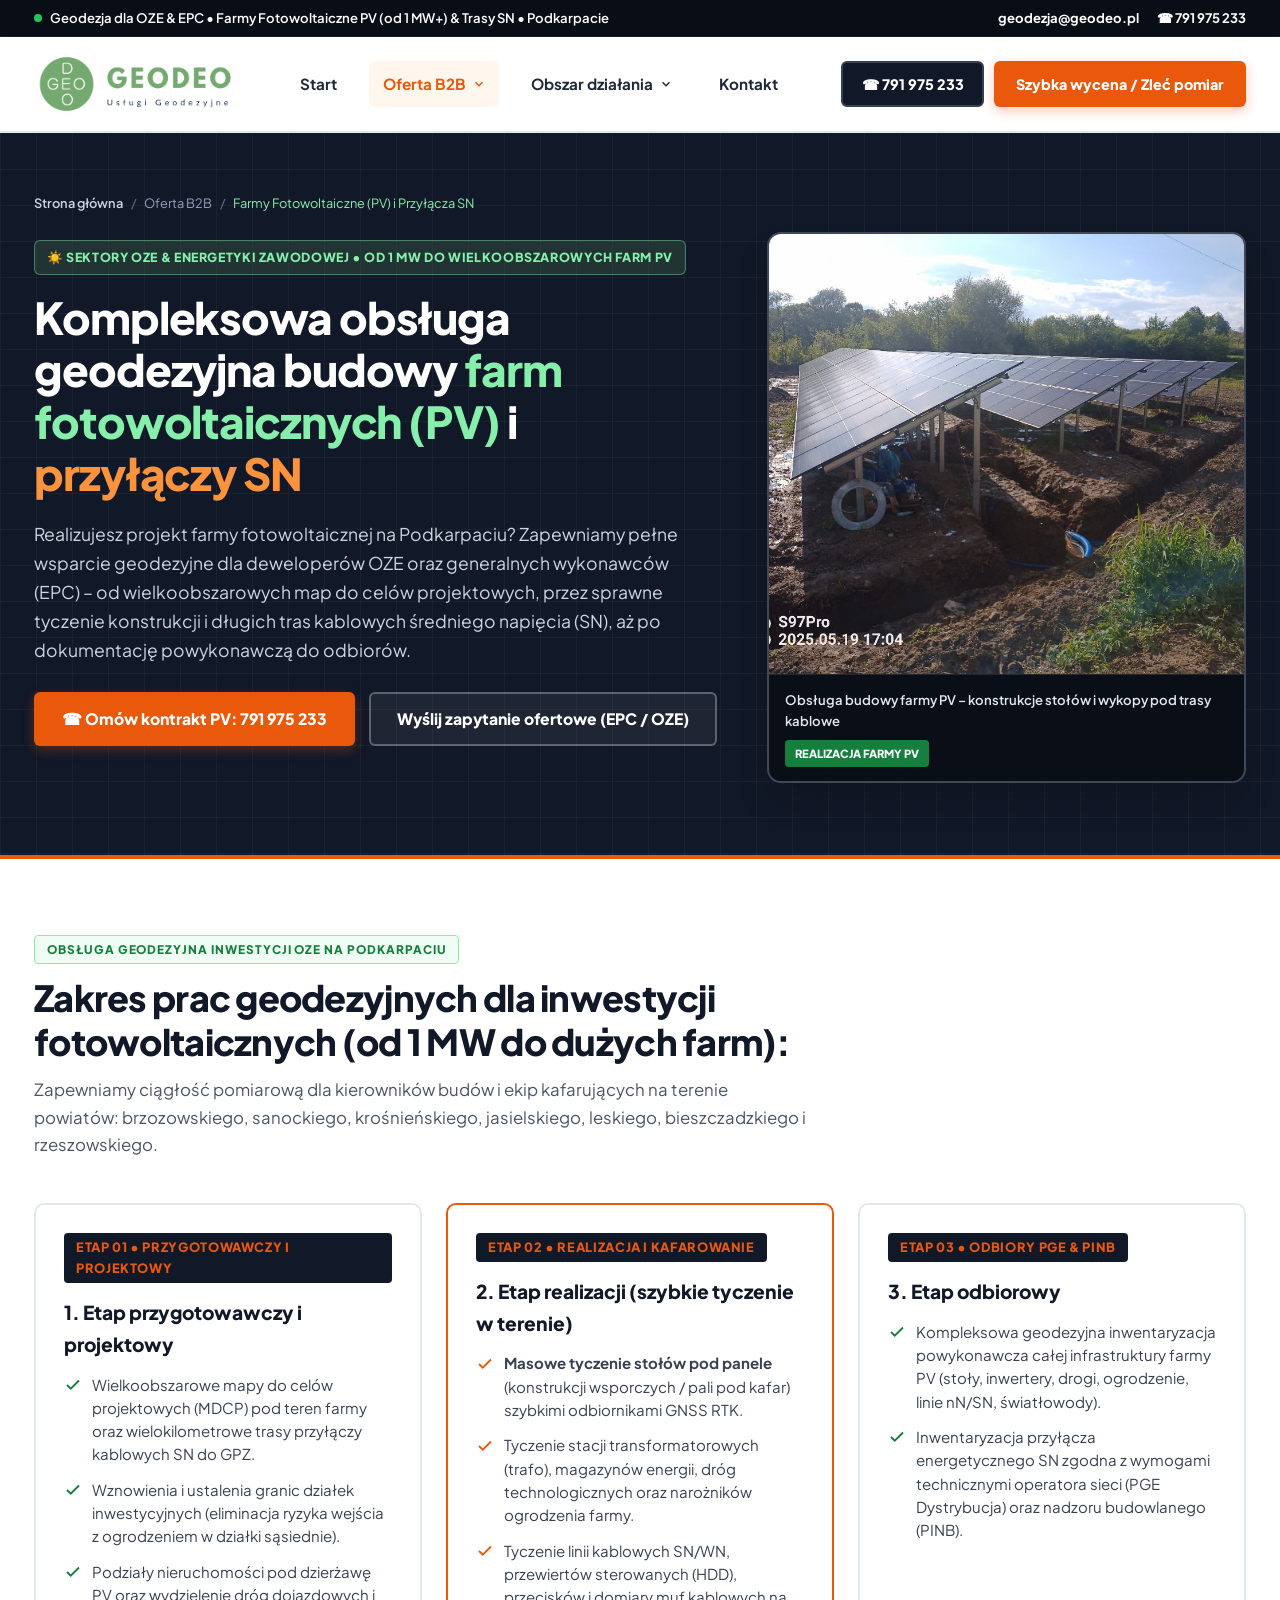
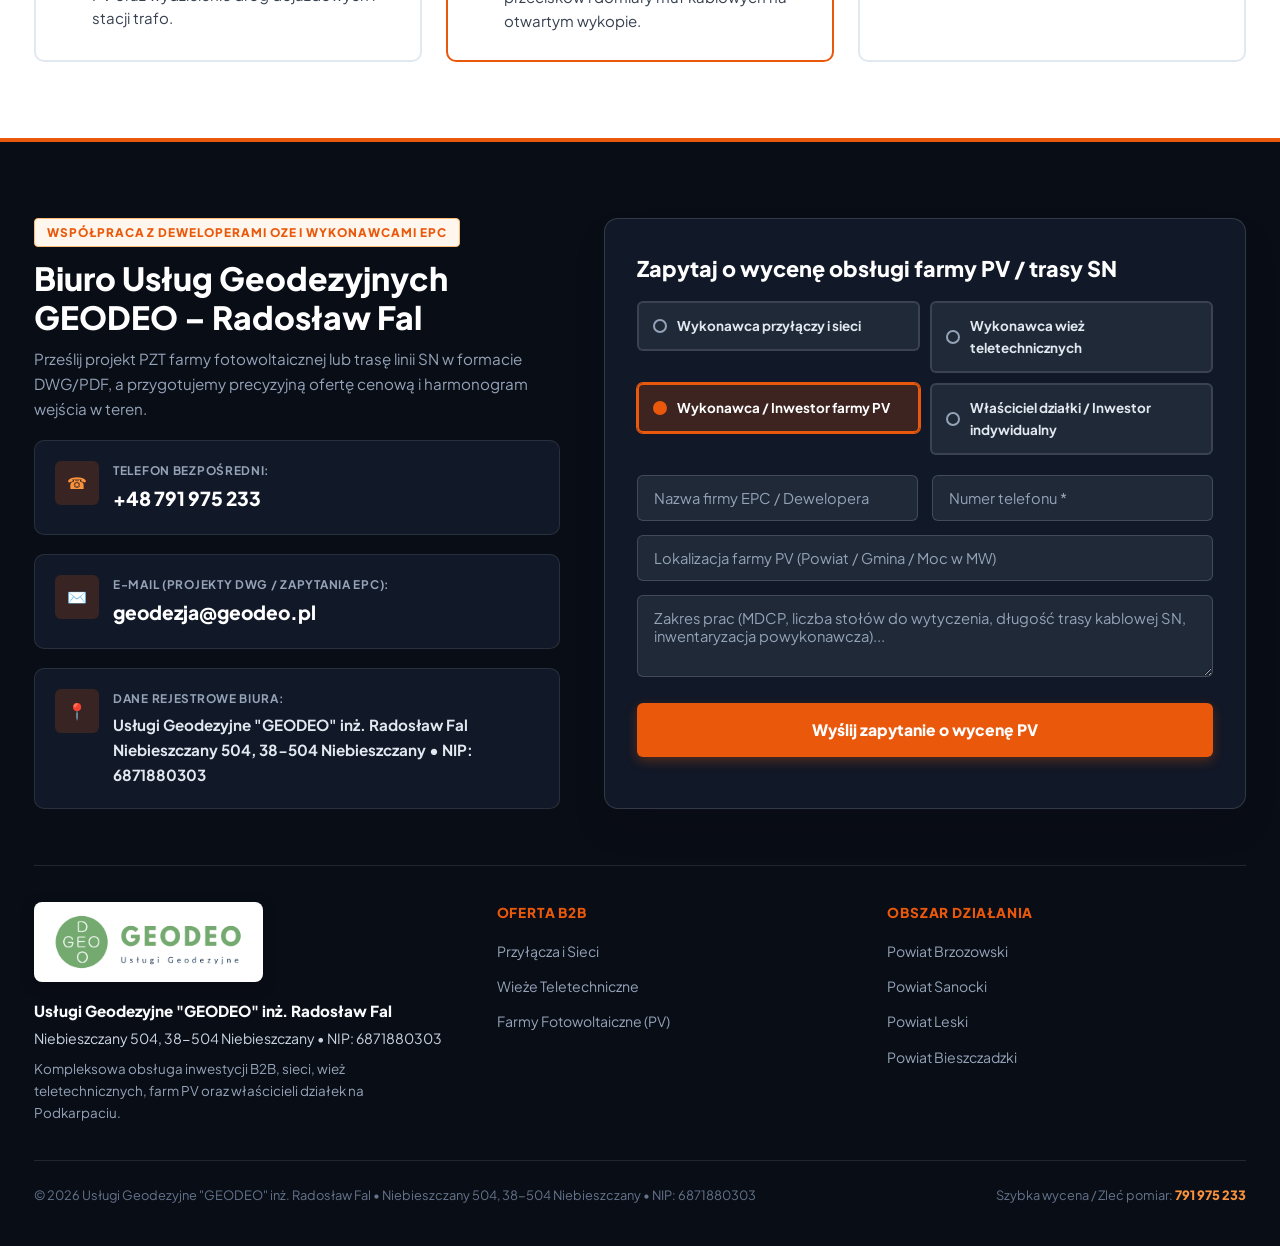
<file: farmy-fotowoltaiczne.html>
<!DOCTYPE html>
<html lang="pl">
<head>
  <meta charset="UTF-8">
  <meta name="viewport" content="width=device-width, initial-scale=1.0">
  <title>Obsługa Geodezyjna Farm Fotowoltaicznych (PV) i Tras SN – Podkarpacie, Brzozów, Sanok, Krosno, Jasło | GEODEO</title>
  <meta name="description" content="Kompleksowa obsługa geodezyjna budowy farm fotowoltaicznych (PV od 1 MW wzwyż) i przyłączy SN na Podkarpaciu (Brzozów, Sanok, Krosno, Jasło, Lesko, Bieszczady). Wielkoobszarowe mapy do celów projektowych (MDCP), wznowienie granic, masowe tyczenie stołów GNSS RTK i odbiory. Tel. 791 975 233.">
  <meta name="keywords" content="obsługa geodezyjna farmy fotowoltaicznej, geodeta farma PV, tyczenie stołów fotowoltaicznych, mapy do celów projektowych farma PV, tyczenie kabli SN, inwentaryzacja powykonawcza farmy PV, geodeta OZE Podkarpacie, geodeta Sanok, geodeta Brzozów, geodeta Krosno, geodeta Jasło">
  <meta name="author" content="Usługi Geodezyjne GEODEO inż. Radosław Fal">
  <meta name="robots" content="index, follow, max-image-preview:large, max-snippet:-1, max-video-preview:-1">
  <meta name="theme-color" content="#0F172A">
  <meta name="geo.region" content="PL-18">
  <meta name="geo.placename" content="Podkarpacie, Brzozów, Sanok, Krosno, Jasło, Lesko, Bieszczady">
  <meta name="geo.position" content="49.5039;22.1381">
  <meta name="ICBM" content="49.5039, 22.1381">
  <link rel="canonical" href="https://geodeo.pl/farmy-fotowoltaiczne.html">
  <link rel="icon" type="image/png" href="assets/img/logo-sygnet.png">

  <!-- Open Graph / Social / AI Previews -->
  <meta property="og:type" content="website">
  <meta property="og:locale" content="pl_PL">
  <meta property="og:site_name" content="Usługi Geodezyjne GEODEO inż. Radosław Fal">
  <meta property="og:title" content="Obsługa Geodezyjna Farm Fotowoltaicznych (PV) i Przyłączy SN – Podkarpacie | GEODEO">
  <meta property="og:description" content="Wielkoobszarowe MDCP, wznowienia granic, masowe tyczenie stołów pod panele, stacji transformatorowych i linii kablowych SN oraz dokumentacja powykonawcza.">
  <meta property="og:url" content="https://geodeo.pl/farmy-fotowoltaiczne.html">
  <meta property="og:image" content="https://geodeo.pl/assets/img/farma-pv-wykopy-kablowe.jpg">

  <!-- Twitter Cards -->
  <meta name="twitter:card" content="summary_large_image">
  <meta name="twitter:title" content="Obsługa Geodezyjna Farm Fotowoltaicznych (PV) – Podkarpacie | GEODEO">
  <meta name="twitter:description" content="MDCP, tyczenie stołów PV, stacji trafo i tras kablowych SN oraz inwentaryzacje do odbiorów PGE/PINB. Tel. 791 975 233.">
  <meta name="twitter:image" content="https://geodeo.pl/assets/img/farma-pv-wykopy-kablowe.jpg">

  <link rel="preconnect" href="https://fonts.googleapis.com">
  <link rel="preconnect" href="https://fonts.gstatic.com" crossorigin>
  <link href="https://fonts.googleapis.com/css2?family=Plus+Jakarta+Sans:wght@400;500;600;700;800;900&display=swap" rel="stylesheet">
  <link rel="stylesheet" href="assets/css/style.css">

  <script type="application/ld+json">
  {
    "@context": "https://schema.org",
    "@graph": [
      {
        "@type": ["LocalBusiness", "ProfessionalService"],
        "@id": "https://geodeo.pl/#organization",
        "name": "Usługi Geodezyjne \"GEODEO\" inż. Radosław Fal",
        "url": "https://geodeo.pl/farmy-fotowoltaiczne.html",
        "telephone": "+48791975233",
        "email": "geodezja@geodeo.pl",
        "taxID": "6871880303",
        "image": "https://geodeo.pl/assets/img/farma-pv-wykopy-kablowe.jpg",
        "address": {
          "@type": "PostalAddress",
          "streetAddress": "Niebieszczany 504",
          "addressLocality": "Niebieszczany",
          "postalCode": "38-504",
          "addressRegion": "Podkarpackie",
          "addressCountry": "PL"
        },
        "areaServed": ["Podkarpacie", "Powiat brzozowski", "Powiat sanocki", "Powiat krośnieński", "Powiat jasielski", "Powiat leski", "Powiat bieszczadzki"],
        "aggregateRating": {
          "@type": "AggregateRating",
          "ratingValue": "5.0",
          "reviewCount": "122"
        }
      },
      {
        "@type": "Service",
        "name": "Kompleksowa obsługa geodezyjna budowy farm fotowoltaicznych (PV) i przyłączy SN",
        "provider": { "@id": "https://geodeo.pl/#organization" },
        "serviceType": "Wielkoobszarowe mapy do celów projektowych (MDCP), wznowienie granic pod inwestycje OZE, masowe tyczenie stołów PV, stacji transformatorowych i tras kablowych SN, inwentaryzacje powykonawcze",
        "areaServed": "Podkarpacie"
      },
      {
        "@type": "BreadcrumbList",
        "itemListElement": [
          { "@type": "ListItem", "position": 1, "name": "Strona główna", "item": "https://geodeo.pl/" },
          { "@type": "ListItem", "position": 2, "name": "Oferta B2B", "item": "https://geodeo.pl/#obszary-wspolpracy" },
          { "@type": "ListItem", "position": 3, "name": "Farmy Fotowoltaiczne (PV) i Przyłącza SN", "item": "https://geodeo.pl/farmy-fotowoltaiczne.html" }
        ]
      }
    ]
  }
  </script>
</head>
<body>

  <!-- TOP BAR -->
  <div class="top-bar">
    <div class="container top-bar-inner">
      <div class="status-indicator">
        <span class="status-dot"></span>
        <span>Geodezja dla OZE & EPC • Farmy Fotowoltaiczne PV (od 1 MW+) & Trasy SN • Podkarpacie</span>
      </div>
      <div class="top-bar-links">
        <a href="mailto:geodezja@geodeo.pl">geodezja@geodeo.pl</a>
        <a href="tel:+48791975233">☎ 791 975 233</a>
      </div>
    </div>
  </div>

  <!-- HEADER -->
  <header class="site-header">
    <div class="container header-inner">
      <a href="index.html" class="logo-wrap" title="GEODEO – Strona główna">
        <img src="assets/img/logo-geodeo-hd.png" alt="Usługi Geodezyjne GEODEO inż. Radosław Fal – Obsługa Geodezyjna Farm Fotowoltaicznych PV" class="logo-img" width="203" height="66" loading="lazy" decoding="async">
      </a>

      <nav class="main-nav" aria-label="Nawigacja główna">
        <div class="nav-item"><a href="index.html" class="nav-link">Start</a></div>
        <div class="nav-item">
          <a href="#" class="nav-link active">
            Oferta B2B
            <svg width="14" height="14" viewBox="0 0 24 24" fill="none" stroke="currentColor" stroke-width="2.5"><polyline points="6 9 12 15 18 9"></polyline></svg>
          </a>
          <div class="dropdown-menu">
            <a href="przylacza-i-sieci.html" class="dropdown-link">
              <span class="dropdown-title">Przyłącza i Sieci (Wod-Kan, Gaz, Prąd)</span>
              <span class="dropdown-sub">Tyczenia i inwentaryzacje na otwartym wykopie</span>
            </a>
            <a href="wieze-teletechniczne.html" class="dropdown-link">
              <span class="dropdown-title">Wieże Teletechniczne i Stacje Bazowe</span>
              <span class="dropdown-sub">MDCP, tyczenia, pionowość masztów, odbiory</span>
            </a>
            <a href="farmy-fotowoltaiczne.html" class="dropdown-link active">
              <span class="dropdown-title">Farmy Fotowoltaiczne (PV) i Trasy SN</span>
              <span class="dropdown-sub">Obsługa OZE od 1 MW wzwyż, masowe tyczenie stołów</span>
            </a>
          </div>
        </div>
        <div class="nav-item">
          <a href="index.html#powiaty" class="nav-link">
            Obszar działania
            <svg width="14" height="14" viewBox="0 0 24 24" fill="none" stroke="currentColor" stroke-width="2.5"><polyline points="6 9 12 15 18 9"></polyline></svg>
          </a>
          <div class="dropdown-menu">
            <a href="geodeta-brzozow.html" class="dropdown-link"><span class="dropdown-title">Powiat Brzozowski</span></a>
            <a href="geodeta-sanok-komancza-zagorz.html" class="dropdown-link"><span class="dropdown-title">Powiat Sanocki</span></a>
            <a href="geodeta-lesko-solina-cisna.html" class="dropdown-link"><span class="dropdown-title">Powiat Leski</span></a>
            <a href="geodeta-ustrzyki-lutowiska-czarna.html" class="dropdown-link"><span class="dropdown-title">Powiat Bieszczadzki</span></a>
          </div>
        </div>
        <div class="nav-item"><a href="#kontakt" class="nav-link">Kontakt</a></div>
      </nav>

      <div class="header-cta">
        <a href="tel:+48791975233" class="btn btn-dark">☎ 791 975 233</a>
        <a href="#kontakt" class="btn btn-orange">Szybka wycena / Zleć pomiar</a>
        <button class="mobile-menu-btn" aria-label="Menu">☰</button>
      </div>
    </div>
  </header>

  <!-- MOBILE DRAWER -->
  <div id="mobile-drawer" class="mobile-drawer">
    <div class="mobile-drawer-top">
      <img src="assets/img/logo-geodeo-hd.png" alt="Logo Usługi Geodezyjne GEODEO inż. Radosław Fal" width="147" height="42" loading="lazy" decoding="async" style="height: 42px; background:#fff; padding:4px 8px; border-radius:6px;">
      <button class="mobile-drawer-close" aria-label="Zamknij menu">✕</button>
    </div>
    <div class="mobile-nav-group">
      <div class="mobile-nav-label">Usługi Inżynieryjne B2B</div>
      <a href="przylacza-i-sieci.html" class="mobile-nav-link">➔ Przyłącza i Sieci</a>
      <a href="wieze-teletechniczne.html" class="mobile-nav-link">➔ Wieże Teletechniczne</a>
      <a href="farmy-fotowoltaiczne.html" class="mobile-nav-link">➔ Farmy Fotowoltaiczne (PV) i Trasy SN</a>
    </div>
    <div class="mobile-nav-group">
      <div class="mobile-nav-label">Powiaty – Obsługa Działek</div>
      <a href="geodeta-brzozow.html" class="mobile-nav-link">➔ Powiat Brzozowski</a>
      <a href="geodeta-sanok-komancza-zagorz.html" class="mobile-nav-link">➔ Powiat Sanocki</a>
      <a href="geodeta-lesko-solina-cisna.html" class="mobile-nav-link">➔ Powiat Leski</a>
      <a href="geodeta-ustrzyki-lutowiska-czarna.html" class="mobile-nav-link">➔ Powiat Bieszczadzki</a>
    </div>
    <a href="tel:+48791975233" class="btn btn-orange btn-lg" style="margin-top:auto;">☎ Zadzwoń: 791 975 233</a>
  </div>

  <main>

    <!-- HERO SECTION -->
    <section class="hero-tech bg-tech-grid">
      <div class="container">
        <nav class="breadcrumbs" aria-label="Ścieżka nawigacji">
          <a href="index.html">Strona główna</a>
          <span class="sep">/</span>
          <span>Oferta B2B</span>
          <span class="sep">/</span>
          <span style="color:#86EFAC;">Farmy Fotowoltaiczne (PV) i Przyłącza SN</span>
        </nav>

        <div class="hero-grid">
          <div>
            <div class="tech-eyebrow green">
              <span>☀️ Sektory OZE & Energetyki Zawodowej • Od 1 MW do Wielkoobszarowych Farm PV</span>
            </div>

            <h1 class="hero-h1">
              Kompleksowa obsługa geodezyjna budowy <span class="accent-green">farm fotowoltaicznych (PV)</span> i <span class="accent-orange">przyłączy SN</span>
            </h1>

            <p class="hero-lead">
              Realizujesz projekt farmy fotowoltaicznej na Podkarpaciu? Zapewniamy pełne wsparcie geodezyjne dla deweloperów OZE oraz generalnych wykonawców (EPC) – od wielkoobszarowych map do celów projektowych, przez sprawne tyczenie konstrukcji i długich tras kablowych średniego napięcia (SN), aż po dokumentację powykonawczą do odbiorów.
            </p>

            <div class="hero-cta-row">
              <a href="tel:+48791975233" class="btn btn-orange btn-lg">
                <span>☎ Omów kontrakt PV: 791 975 233</span>
              </a>
              <a href="#kontakt" class="btn btn-outline-light btn-lg">
                <span>Wyślij zapytanie ofertowe (EPC / OZE)</span>
              </a>
            </div>
          </div>

          <div class="hero-visual-frame">
            <img src="assets/img/farma-pv-wykopy-kablowe.jpg" alt="Obsługa geodezyjna budowy farmy fotowoltaicznej PV – wytyczone stoły pod panele i wykopy tras kablowych SN" width="1024" height="768" width="1024" height="768" loading="lazy" decoding="async">
            <div class="hero-visual-caption">
              <span class="caption-text">Obsługa budowy farmy PV – konstrukcje stołów i wykopy pod trasy kablowe</span>
              <span class="caption-badge" style="background:var(--geodeo-green-dark);">Realizacja Farmy PV</span>
            </div>
          </div>
        </div>
      </div>
    </section>

    <!-- ZAKRES PRAC (3 ETAPY) -->
    <section class="section section-white">
      <div class="container">
        <div class="section-header">
          <span class="section-tag green">Obsługa Geodezyjna Inwestycji OZE na Podkarpaciu</span>
          <h2 class="section-h2">Zakres prac geodezyjnych dla inwestycji fotowoltaicznych (od 1 MW do dużych farm):</h2>
          <p class="section-lead">Zapewniamy ciągłość pomiarową dla kierowników budów i ekip kafarujących na terenie powiatów: brzozowskiego, sanockiego, krośnieńskiego, jasielskiego, leskiego, bieszczadzkiego i rzeszowskiego.</p>
        </div>

        <div class="steps-grid-3">
          <!-- Etap 1 -->
          <div class="tech-step-card">
            <span class="tech-step-num">ETAP 01 • PRZYGOTOWAWCZY I PROJEKTOWY</span>
            <h3 class="tech-step-h3">1. Etap przygotowawczy i projektowy</h3>
            <ul class="tech-list green-checks">
              <li>
                <svg width="18" height="18" viewBox="0 0 24 24" fill="none" stroke="currentColor" stroke-width="2.5"><polyline points="20 6 9 17 4 12"></polyline></svg>
                <span>Wielkoobszarowe mapy do celów projektowych (MDCP) pod teren farmy oraz wielokilometrowe trasy przyłączy kablowych SN do GPZ.</span>
              </li>
              <li>
                <svg width="18" height="18" viewBox="0 0 24 24" fill="none" stroke="currentColor" stroke-width="2.5"><polyline points="20 6 9 17 4 12"></polyline></svg>
                <span>Wznowienia i ustalenia granic działek inwestycyjnych (eliminacja ryzyka wejścia z ogrodzeniem w działki sąsiednie).</span>
              </li>
              <li>
                <svg width="18" height="18" viewBox="0 0 24 24" fill="none" stroke="currentColor" stroke-width="2.5"><polyline points="20 6 9 17 4 12"></polyline></svg>
                <span>Podziały nieruchomości pod dzierżawę PV oraz wydzielenie dróg dojazdowych i stacji trafo.</span>
              </li>
            </ul>
          </div>

          <!-- Etap 2 -->
          <div class="tech-step-card" style="border-color:var(--tech-orange);">
            <span class="tech-step-num">ETAP 02 • REALIZACJA I KAFAROWANIE</span>
            <h3 class="tech-step-h3">2. Etap realizacji (szybkie tyczenie w terenie)</h3>
            <ul class="tech-list">
              <li>
                <svg width="18" height="18" viewBox="0 0 24 24" fill="none" stroke="currentColor" stroke-width="2.5"><polyline points="20 6 9 17 4 12"></polyline></svg>
                <span><strong>Masowe tyczenie stołów pod panele</strong> (konstrukcji wsporczych / pali pod kafar) szybkimi odbiornikami GNSS RTK.</span>
              </li>
              <li>
                <svg width="18" height="18" viewBox="0 0 24 24" fill="none" stroke="currentColor" stroke-width="2.5"><polyline points="20 6 9 17 4 12"></polyline></svg>
                <span>Tyczenie stacji transformatorowych (trafo), magazynów energii, dróg technologicznych oraz narożników ogrodzenia farmy.</span>
              </li>
              <li>
                <svg width="18" height="18" viewBox="0 0 24 24" fill="none" stroke="currentColor" stroke-width="2.5"><polyline points="20 6 9 17 4 12"></polyline></svg>
                <span>Tyczenie linii kablowych SN/WN, przewiertów sterowanych (HDD), przecisków i domiary muf kablowych na otwartym wykopie.</span>
              </li>
            </ul>
          </div>

          <!-- Etap 3 -->
          <div class="tech-step-card">
            <span class="tech-step-num">ETAP 03 • ODBIORY PGE & PINB</span>
            <h3 class="tech-step-h3">3. Etap odbiorowy</h3>
            <ul class="tech-list green-checks">
              <li>
                <svg width="18" height="18" viewBox="0 0 24 24" fill="none" stroke="currentColor" stroke-width="2.5"><polyline points="20 6 9 17 4 12"></polyline></svg>
                <span>Kompleksowa geodezyjna inwentaryzacja powykonawcza całej infrastruktury farmy PV (stoły, inwertery, drogi, ogrodzenie, linie nN/SN, światłowody).</span>
              </li>
              <li>
                <svg width="18" height="18" viewBox="0 0 24 24" fill="none" stroke="currentColor" stroke-width="2.5"><polyline points="20 6 9 17 4 12"></polyline></svg>
                <span>Inwentaryzacja przyłącza energetycznego SN zgodna z wymogami technicznymi operatora sieci (PGE Dystrybucja) oraz nadzoru budowlanego (PINB).</span>
              </li>
            </ul>
          </div>
        </div>
      </div>
    </section>

  </main>

  <!-- KONTAKT I STOPKA -->
  <footer id="kontakt" class="contact-section">
    <div class="container">
      <div class="contact-grid">
        <div class="contact-info-panel">
          <div>
            <span class="section-tag">Współpraca z Deweloperami OZE i Wykonawcami EPC</span>
            <h2 style="font-size:2rem; font-weight:900; color:#fff; line-height:1.2;">Biuro Usług Geodezyjnych GEODEO – Radosław Fal</h2>
            <p style="color:#94A3B8; margin-top:10px; font-size:0.95rem;">
              Prześlij projekt PZT farmy fotowoltaicznej lub trasę linii SN w formacie DWG/PDF, a przygotujemy precyzyjną ofertę cenową i harmonogram wejścia w teren.
            </p>
          </div>
          <div class="contact-card-item">
            <div class="contact-icon">☎</div>
            <div>
              <div class="contact-lbl">Telefon bezpośredni:</div>
              <div class="contact-val"><a href="tel:+48791975233">+48 791 975 233</a></div>
            </div>
          </div>
          <div class="contact-card-item">
            <div class="contact-icon">✉️</div>
            <div>
              <div class="contact-lbl">E-mail (Projekty DWG / Zapytania EPC):</div>
              <div class="contact-val"><a href="mailto:geodezja@geodeo.pl">geodezja@geodeo.pl</a></div>
            </div>
          </div>
          <div class="contact-card-item">
            <div class="contact-icon">📍</div>
            <div>
              <div class="contact-lbl">Dane rejestrowe biura:</div>
              <div style="font-size:0.95rem; font-weight:700; color:#E2E8F0; margin-top:4px;">
                Usługi Geodezyjne "GEODEO" inż. Radosław Fal<br>
                Niebieszczany 504, 38-504 Niebieszczany • NIP: 6871880303
              </div>
            </div>
          </div>
        </div>

        <div class="contact-form-panel">
          <h3 style="font-size:1.35rem; font-weight:800; margin-bottom:14px; color:#fff;">Zapytaj o wycenę obsługi farmy PV / trasy SN</h3>
          <form id="geodeo-inquiry-form">
            <div class="profile-selector-grid">
              <label class="profile-option">
                <input type="radio" name="client_profile" value="Wykonawca przyłączy i sieci">
                <span class="profile-btn-box"><span class="profile-dot"></span><span>Wykonawca przyłączy i sieci</span></span>
              </label>
              <label class="profile-option">
                <input type="radio" name="client_profile" value="Wykonawca wież teletechnicznych">
                <span class="profile-btn-box"><span class="profile-dot"></span><span>Wykonawca wież teletechnicznych</span></span>
              </label>
              <label class="profile-option">
                <input type="radio" name="client_profile" value="Wykonawca / Inwestor farmy PV" checked>
                <span class="profile-btn-box"><span class="profile-dot"></span><span>Wykonawca / Inwestor farmy PV</span></span>
              </label>
              <label class="profile-option">
                <input type="radio" name="client_profile" value="Właściciel działki / Inwestor indywidualny (Brzozów, Sanok, Lesko, Bieszczady)">
                <span class="profile-btn-box"><span class="profile-dot"></span><span>Właściciel działki / Inwestor indywidualny</span></span>
              </label>
            </div>
            <div class="form-row-2">
              <input type="text" name="client_name" class="form-input" placeholder="Nazwa firmy EPC / Dewelopera" required>
              <input type="tel" name="client_phone" class="form-input" placeholder="Numer telefonu *" required>
            </div>
            <div style="margin-bottom:14px;">
              <input type="text" name="project_location" class="form-input" placeholder="Lokalizacja farmy PV (Powiat / Gmina / Moc w MW)">
            </div>
            <div style="margin-bottom:18px;">
              <textarea name="project_details" rows="3" class="form-input" placeholder="Zakres prac (MDCP, liczba stołów do wytyczenia, długość trasy kablowej SN, inwentaryzacja powykonawcza)..."></textarea>
            </div>
            <button type="submit" class="btn btn-orange btn-lg" style="width:100%;">Wyślij zapytanie o wycenę PV</button>
          </form>
        </div>
      </div>

      <div class="footer-matrix">
        <div>
          <img src="assets/img/logo-geodeo-hd.png" alt="Usługi Geodezyjne GEODEO inż. Radosław Fal – Obsługa Geodezyjna Farm Fotowoltaicznych PV Podkarpacie" width="280" height="80" loading="lazy" decoding="async" style="height:80px; width:auto; background:#fff; padding:8px 16px; border-radius:8px; margin-bottom:16px; box-shadow: 0 4px 14px rgba(0,0,0,0.25);">
          <div style="font-size:0.95rem; font-weight:800; color:#F8FAFC; margin-bottom:4px;">
            Usługi Geodezyjne "GEODEO" inż. Radosław Fal
          </div>
          <div style="font-size:0.88rem; color:#CBD5E1; margin-bottom:8px;">
            Niebieszczany 504, 38-504 Niebieszczany • NIP: 6871880303
          </div>
          <p style="font-size:0.84rem; color:#94A3B8; max-width:360px;">
            Kompleksowa obsługa inwestycji B2B, sieci, wież teletechnicznych, farm PV oraz właścicieli działek na Podkarpaciu.
          </p>
        </div>
        <div>
          <div class="footer-col-title">Oferta B2B</div>
          <ul class="footer-links-list">
            <li><a href="przylacza-i-sieci.html">Przyłącza i Sieci</a></li>
            <li><a href="wieze-teletechniczne.html">Wieże Teletechniczne</a></li>
            <li><a href="farmy-fotowoltaiczne.html">Farmy Fotowoltaiczne (PV)</a></li>
          </ul>
        </div>
        <div>
          <div class="footer-col-title">Obszar działania</div>
          <ul class="footer-links-list">
            <li><a href="geodeta-brzozow.html">Powiat Brzozowski</a></li>
            <li><a href="geodeta-sanok-komancza-zagorz.html">Powiat Sanocki</a></li>
            <li><a href="geodeta-lesko-solina-cisna.html">Powiat Leski</a></li>
            <li><a href="geodeta-ustrzyki-lutowiska-czarna.html">Powiat Bieszczadzki</a></li>
          </ul>
        </div>
      </div>
      <div class="footer-bottom-bar">
        <div>© 2026 Usługi Geodezyjne "GEODEO" inż. Radosław Fal • Niebieszczany 504, 38-504 Niebieszczany • NIP: 6871880303</div>
        <div>Szybka wycena / Zleć pomiar: <a href="tel:+48791975233" style="color:#FB923C; font-weight:800;">791 975 233</a></div>
      </div>
    </div>
  </footer>

  <div class="mobile-sticky-cta">
    <a href="tel:+48791975233" class="mobile-sticky-call">☎ Zadzwoń: 791 975 233</a>
    <a href="#kontakt" class="mobile-sticky-quote">Szybka wycena</a>
  </div>

  <script src="assets/js/main.js" defer></script>
</body>
</html>
</file>
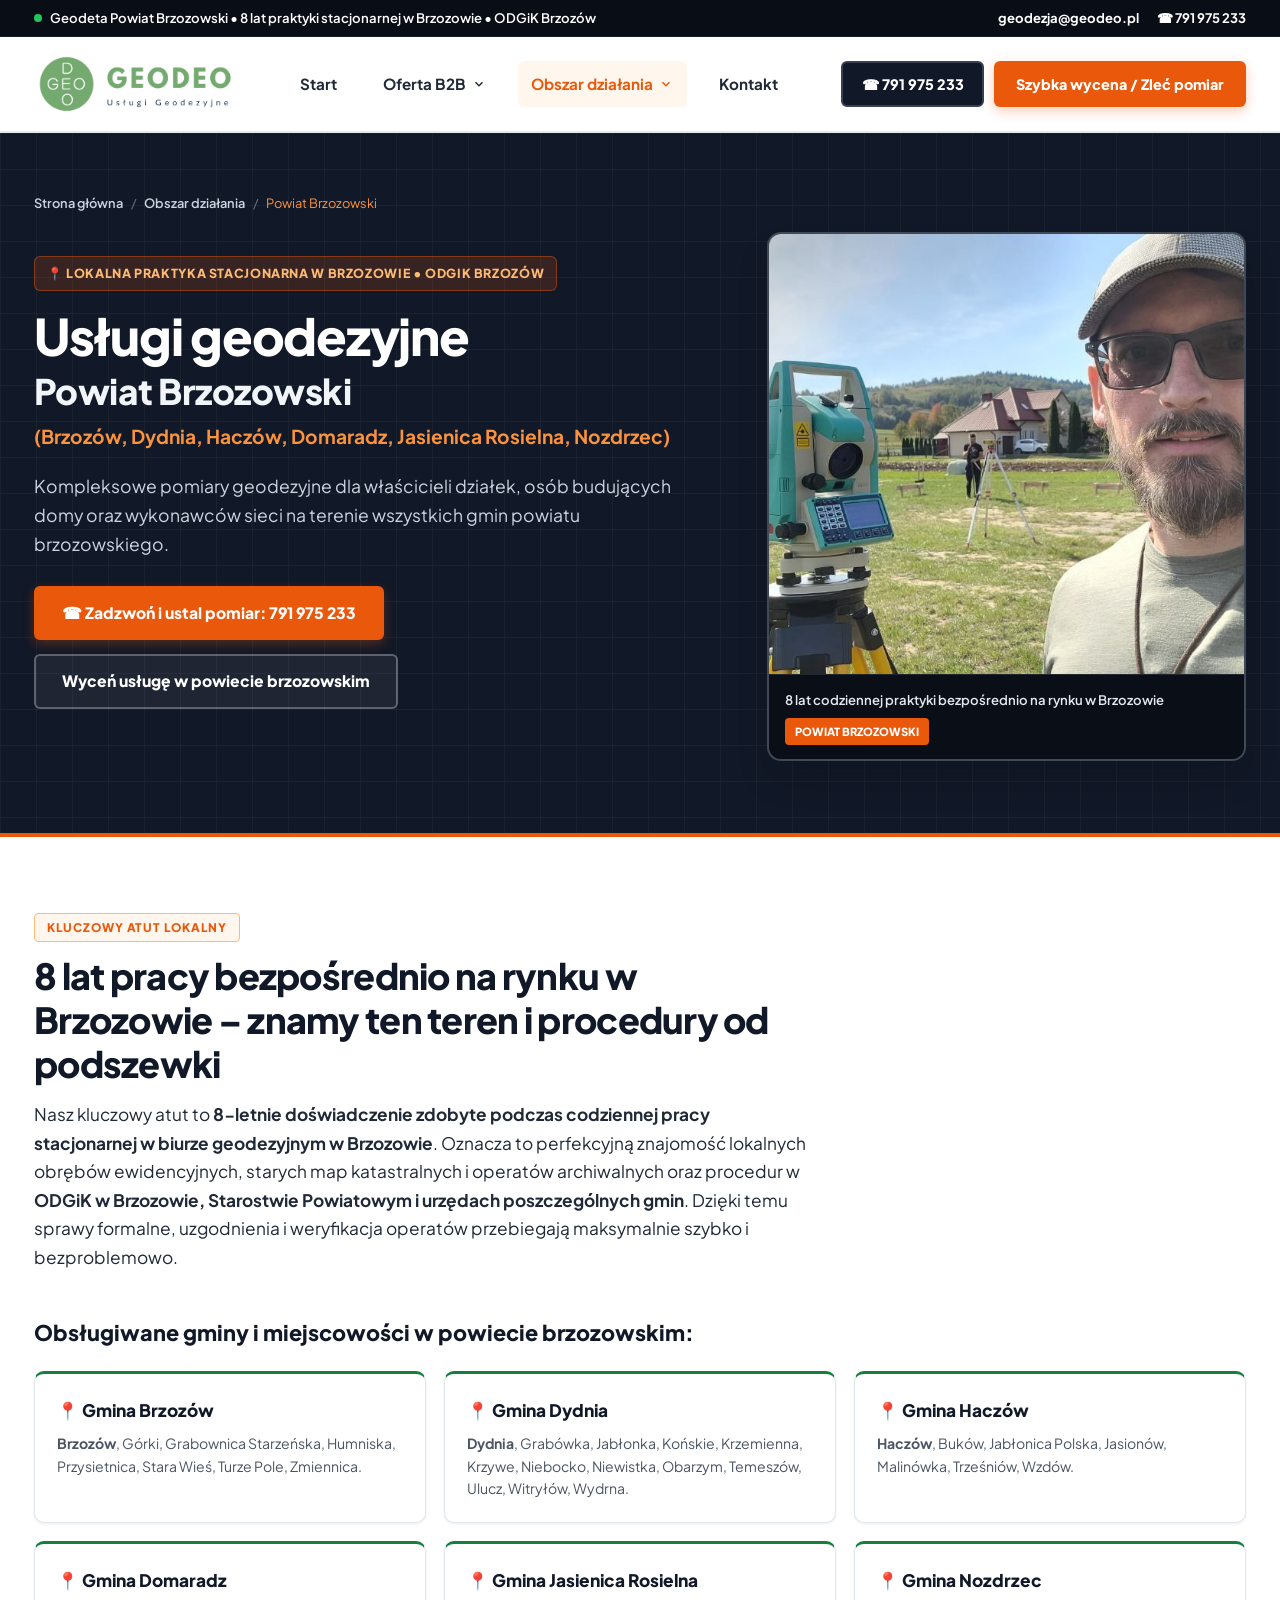
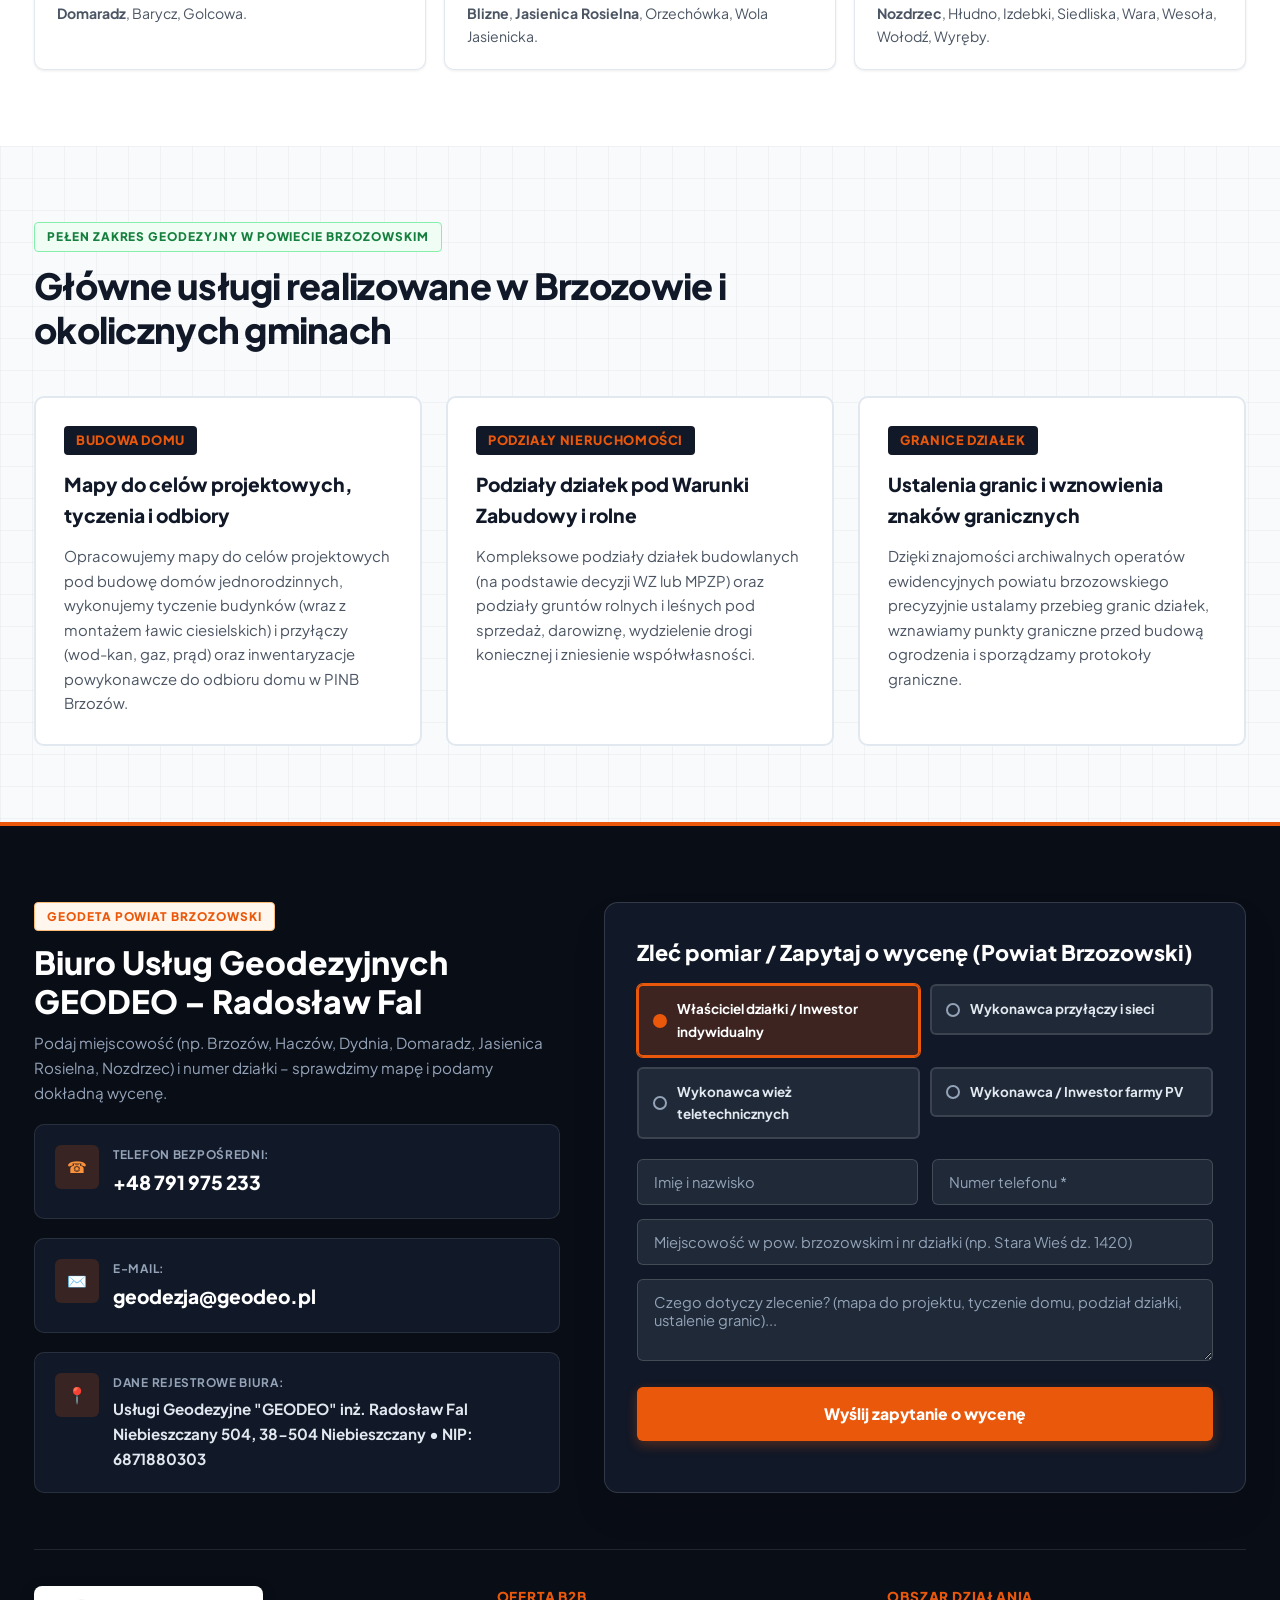
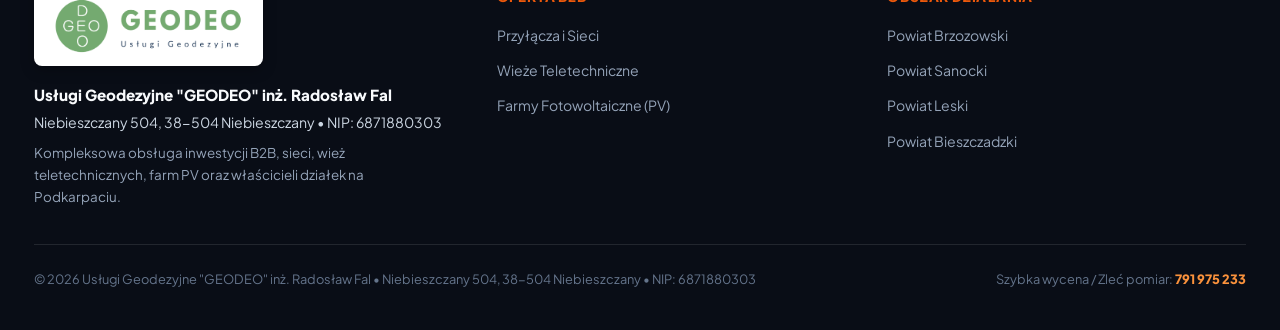
<file: geodeta-brzozow.html>
<!DOCTYPE html>
<html lang="pl">
<head>
  <meta charset="UTF-8">
  <meta name="viewport" content="width=device-width, initial-scale=1.0">
  <title>Geodeta Brzozów, Dydnia, Haczów, Domaradz, Nozdrzec – Mapy do Celów Projektowych, Wznowienie Granic | GEODEO</title>
  <meta name="description" content="Geodeta Powiat Brzozowski (Brzozów, Dydnia, Haczów, Domaradz, Jasienica Rosielna, Nozdrzec). 8 lat praktyki stacjonarnej w Brzozowie i ODGiK Brzozów. Mapy do celów projektowych, wznowienie granic, podziały działek, tyczenie budynków i inwentaryzacje. Tel. 791 975 233.">
  <meta name="keywords" content="geodeta Brzozów, usługi geodezyjne Brzozów, geodeta Dydnia, geodeta Haczów, geodeta Domaradz, geodeta Jasienica Rosielna, geodeta Nozdrzec, mapy do celów projektowych Brzozów, wznowienie granic Brzozów, podział działki Brzozów, tyczenie budynku Brzozów, ODGiK Brzozów">
  <meta name="author" content="Usługi Geodezyjne GEODEO inż. Radosław Fal">
  <meta name="robots" content="index, follow, max-image-preview:large, max-snippet:-1, max-video-preview:-1">
  <meta name="theme-color" content="#0F172A">
  <meta name="geo.region" content="PL-18">
  <meta name="geo.placename" content="Brzozów, Powiat brzozowski">
  <meta name="geo.position" content="49.6953;22.0194">
  <meta name="ICBM" content="49.6953, 22.0194">
  <link rel="canonical" href="https://geodeo.pl/geodeta-brzozow.html">
  <link rel="icon" type="image/png" href="assets/img/logo-sygnet.png">

  <!-- Open Graph / Social / AI Previews -->
  <meta property="og:type" content="website">
  <meta property="og:locale" content="pl_PL">
  <meta property="og:site_name" content="Usługi Geodezyjne GEODEO inż. Radosław Fal">
  <meta property="og:title" content="Geodeta Brzozów, Dydnia, Haczów, Domaradz, Nozdrzec | 8 lat praktyki w powiecie | GEODEO">
  <meta property="og:description" content="Usługi geodezyjne w powiecie brzozowskim. 8 lat codziennej praktyki bezpośrednio w Brzozowie i ODGiK Brzozów. Mapy do celów projektowych, wznowienia granic, podziały działek i tyczenia.">
  <meta property="og:url" content="https://geodeo.pl/geodeta-brzozow.html">
  <meta property="og:image" content="https://geodeo.pl/assets/img/radoslaw-fal-teren-lawice.jpg">

  <!-- Twitter Cards -->
  <meta name="twitter:card" content="summary_large_image">
  <meta name="twitter:title" content="Geodeta Brzozów – Mapy do Celów Projektowych, Wznowienie Granic, Podziały | GEODEO">
  <meta name="twitter:description" content="8 lat praktyki bezpośrednio w Brzozowie. Mapy do celów projektowych, podziały działek, ustalenia granic i tyczenia. Tel. 791 975 233.">
  <meta name="twitter:image" content="https://geodeo.pl/assets/img/radoslaw-fal-teren-lawice.jpg">

  <link rel="preconnect" href="https://fonts.googleapis.com">
  <link rel="preconnect" href="https://fonts.gstatic.com" crossorigin>
  <link href="https://fonts.googleapis.com/css2?family=Plus+Jakarta+Sans:wght@400;500;600;700;800;900&display=swap" rel="stylesheet">
  <link rel="stylesheet" href="assets/css/style.css">

  <script type="application/ld+json">
  {
    "@context": "https://schema.org",
    "@graph": [
      {
        "@type": ["LocalBusiness", "ProfessionalService"],
        "@id": "https://geodeo.pl/#organization",
        "name": "Usługi Geodezyjne \"GEODEO\" inż. Radosław Fal",
        "url": "https://geodeo.pl/geodeta-brzozow.html",
        "telephone": "+48791975233",
        "email": "geodezja@geodeo.pl",
        "taxID": "6871880303",
        "image": "https://geodeo.pl/assets/img/radoslaw-fal-teren-lawice.jpg",
        "address": {
          "@type": "PostalAddress",
          "streetAddress": "Niebieszczany 504",
          "addressLocality": "Niebieszczany",
          "postalCode": "38-504",
          "addressRegion": "Podkarpackie",
          "addressCountry": "PL"
        },
        "areaServed": [
          { "@type": "AdministrativeArea", "name": "Powiat brzozowski" },
          { "@type": "City", "name": "Brzozów" },
          { "@type": "AdministrativeArea", "name": "Gmina Brzozów (Brzozów, Górki, Grabownica Starzeńska, Humniska, Przysietnica, Stara Wieś, Turze Pole, Zmiennica)" },
          { "@type": "AdministrativeArea", "name": "Gmina Dydnia (Dydnia, Grabówka, Jabłonka, Końskie, Krzemienna, Krzywe, Niebocko, Niewistka, Obarzym, Temeszów, Ulucz, Witryłów, Wydrna)" },
          { "@type": "AdministrativeArea", "name": "Gmina Haczów (Haczów, Buków,Jabłonica Polska, Jasionów, Malinówka, Trześniów, Wzdów)" },
          { "@type": "AdministrativeArea", "name": "Gmina Domaradz (Domaradz, Barycz, Golcowa)" },
          { "@type": "AdministrativeArea", "name": "Gmina Jasienica Rosielna (Jasienica Rosielna, Blizne, Orzechówka, Wola Jasienicka)" },
          { "@type": "AdministrativeArea", "name": "Gmina Nozdrzec (Nozdrzec, Hłudno, Izdebki, Siedliska, Wara, Wesoła, Wołodź, Wybrzeże)" }
        ],
        "aggregateRating": {
          "@type": "AggregateRating",
          "ratingValue": "5.0",
          "reviewCount": "122"
        }
      },
      {
        "@type": "Service",
        "name": "Usługi geodezyjne w powiecie brzozowskim (Brzozów, Dydnia, Haczów, Domaradz, Jasienica Rosielna, Nozdrzec)",
        "provider": { "@id": "https://geodeo.pl/#organization" },
        "serviceType": "Mapy do celów projektowych, wznowienie granic, ustalenie granic, podziały działek, tyczenie budynków i przyłączy, inwentaryzacje powykonawcze",
        "areaServed": "Powiat brzozowski"
      },
      {
        "@type": "BreadcrumbList",
        "itemListElement": [
          { "@type": "ListItem", "position": 1, "name": "Strona główna", "item": "https://geodeo.pl/" },
          { "@type": "ListItem", "position": 2, "name": "Obszar działania", "item": "https://geodeo.pl/#powiaty" },
          { "@type": "ListItem", "position": 3, "name": "Geodeta Powiat Brzozowski", "item": "https://geodeo.pl/geodeta-brzozow.html" }
        ]
      }
    ]
  }
  </script>
</head>
<body>

  <!-- TOP BAR -->
  <div class="top-bar">
    <div class="container top-bar-inner">
      <div class="status-indicator">
        <span class="status-dot"></span>
        <span>Geodeta Powiat Brzozowski • 8 lat praktyki stacjonarnej w Brzozowie • ODGiK Brzozów</span>
      </div>
      <div class="top-bar-links">
        <a href="mailto:geodezja@geodeo.pl">geodezja@geodeo.pl</a>
        <a href="tel:+48791975233">☎ 791 975 233</a>
      </div>
    </div>
  </div>

  <!-- HEADER -->
  <header class="site-header">
    <div class="container header-inner">
      <a href="index.html" class="logo-wrap" title="GEODEO – Strona główna">
        <img src="assets/img/logo-geodeo-hd.png" alt="Usługi Geodezyjne GEODEO inż. Radosław Fal – Geodeta Brzozów" class="logo-img" width="203" height="66" loading="lazy" decoding="async">
      </a>

      <nav class="main-nav" aria-label="Nawigacja główna">
        <div class="nav-item"><a href="index.html" class="nav-link">Start</a></div>
        <div class="nav-item">
          <a href="index.html#obszary-wspolpracy" class="nav-link">
            Oferta B2B
            <svg width="14" height="14" viewBox="0 0 24 24" fill="none" stroke="currentColor" stroke-width="2.5"><polyline points="6 9 12 15 18 9"></polyline></svg>
          </a>
          <div class="dropdown-menu">
            <a href="przylacza-i-sieci.html" class="dropdown-link"><span class="dropdown-title">Przyłącza i Sieci</span></a>
            <a href="wieze-teletechniczne.html" class="dropdown-link"><span class="dropdown-title">Wieże Teletechniczne</span></a>
            <a href="farmy-fotowoltaiczne.html" class="dropdown-link"><span class="dropdown-title">Farmy Fotowoltaiczne (PV)</span></a>
          </div>
        </div>
        <div class="nav-item">
          <a href="#" class="nav-link active">
            Obszar działania
            <svg width="14" height="14" viewBox="0 0 24 24" fill="none" stroke="currentColor" stroke-width="2.5"><polyline points="6 9 12 15 18 9"></polyline></svg>
          </a>
          <div class="dropdown-menu">
            <a href="geodeta-brzozow.html" class="dropdown-link active"><span class="dropdown-title">Powiat Brzozowski (8 lat praktyki)</span></a>
            <a href="geodeta-sanok-komancza-zagorz.html" class="dropdown-link"><span class="dropdown-title">Powiat Sanocki</span></a>
            <a href="geodeta-lesko-solina-cisna.html" class="dropdown-link"><span class="dropdown-title">Powiat Leski</span></a>
            <a href="geodeta-ustrzyki-lutowiska-czarna.html" class="dropdown-link"><span class="dropdown-title">Powiat Bieszczadzki</span></a>
          </div>
        </div>
        <div class="nav-item"><a href="#kontakt" class="nav-link">Kontakt</a></div>
      </nav>

      <div class="header-cta">
        <a href="tel:+48791975233" class="btn btn-dark">☎ 791 975 233</a>
        <a href="#kontakt" class="btn btn-orange">Szybka wycena / Zleć pomiar</a>
        <button class="mobile-menu-btn" aria-label="Menu">☰</button>
      </div>
    </div>
  </header>

  <!-- MOBILE DRAWER -->
  <div id="mobile-drawer" class="mobile-drawer">
    <div class="mobile-drawer-top">
      <img src="assets/img/logo-geodeo-hd.png" alt="Logo Usługi Geodezyjne GEODEO inż. Radosław Fal" width="147" height="42" loading="lazy" decoding="async" style="height: 42px; background:#fff; padding:4px 8px; border-radius:6px;">
      <button class="mobile-drawer-close" aria-label="Zamknij menu">✕</button>
    </div>
    <div class="mobile-nav-group">
      <div class="mobile-nav-label">Powiaty – Obsługa Działek</div>
      <a href="geodeta-brzozow.html" class="mobile-nav-link">➔ Powiat Brzozowski (Brzozów, Dydnia, Haczów...)</a>
      <a href="geodeta-sanok-komancza-zagorz.html" class="mobile-nav-link">➔ Powiat Sanocki</a>
      <a href="geodeta-lesko-solina-cisna.html" class="mobile-nav-link">➔ Powiat Leski</a>
      <a href="geodeta-ustrzyki-lutowiska-czarna.html" class="mobile-nav-link">➔ Powiat Bieszczadzki</a>
    </div>
    <div class="mobile-nav-group">
      <div class="mobile-nav-label">Oferta B2B</div>
      <a href="przylacza-i-sieci.html" class="mobile-nav-link">➔ Przyłącza i Sieci</a>
      <a href="wieze-teletechniczne.html" class="mobile-nav-link">➔ Wieże Teletechniczne</a>
      <a href="farmy-fotowoltaiczne.html" class="mobile-nav-link">➔ Farmy Fotowoltaiczne (PV)</a>
    </div>
    <a href="tel:+48791975233" class="btn btn-orange btn-lg" style="margin-top:auto;">☎ Zadzwoń: 791 975 233</a>
  </div>

  <main>

    <!-- HERO SECTION -->
    <section class="hero-tech bg-tech-grid">
      <div class="container">
        <nav class="breadcrumbs" aria-label="Ścieżka nawigacji">
          <a href="index.html">Strona główna</a>
          <span class="sep">/</span>
          <a href="index.html#powiaty">Obszar działania</a>
          <span class="sep">/</span>
          <span style="color:#FB923C;">Powiat Brzozowski</span>
        </nav>

        <div class="hero-grid">
          <div>
            <div class="tech-eyebrow">
              <span>📍 Lokalna Praktyka Stacjonarna w Brzozowie • ODGiK Brzozów</span>
            </div>

            <h1 class="hero-h1 hero-h1-county">
              <span class="county-h1-main">Usługi geodezyjne</span>
              <span class="county-h1-region">Powiat Brzozowski</span>
              <span class="county-h1-gminy accent-orange">(Brzozów, Dydnia, Haczów, Domaradz, Jasienica Rosielna, Nozdrzec)</span>
            </h1>

            <p class="hero-lead">
              Kompleksowe pomiary geodezyjne dla właścicieli działek, osób budujących domy oraz wykonawców sieci na terenie wszystkich gmin powiatu brzozowskiego.
            </p>

            <div class="hero-cta-row">
              <a href="tel:+48791975233" class="btn btn-orange btn-lg">
                <span>☎ Zadzwoń i ustal pomiar: 791 975 233</span>
              </a>
              <a href="#kontakt" class="btn btn-outline-light btn-lg">
                <span>Wyceń usługę w powiecie brzozowskim</span>
              </a>
            </div>
          </div>

          <div class="hero-visual-frame">
            <img src="assets/img/radoslaw-fal-teren-lawice.jpg" alt="Geodeta Brzozów GEODEO inż. Radosław Fal – tyczenie budynków, wznowienie granic, podziały i mapy do celów projektowych" width="1024" height="576" loading="lazy" decoding="async">
            <div class="hero-visual-caption">
              <span class="caption-text">8 lat codziennej praktyki bezpośrednio na rynku w Brzozowie</span>
              <span class="caption-badge">Powiat Brzozowski</span>
            </div>
          </div>
        </div>
      </div>
    </section>

    <!-- 8 LAT PRACY BEZPOŚREDNIO W BRZOZOWIE -->
    <section class="section section-white">
      <div class="container">
        <div class="section-header">
          <span class="section-tag">Kluczowy Atut Lokalny</span>
          <h2 class="section-h2">8 lat pracy bezpośrednio na rynku w Brzozowie – znamy ten teren i procedury od podszewki</h2>
          <p class="section-lead" style="color:var(--graphite-800); font-size:1.08rem; margin-top:14px;">
            Nasz kluczowy atut to <strong>8-letnie doświadczenie zdobyte podczas codziennej pracy stacjonarnej w biurze geodezyjnym w Brzozowie</strong>. Oznacza to perfekcyjną znajomość lokalnych obrębów ewidencyjnych, starych map katastralnych i operatów archiwalnych oraz procedur w <strong>ODGiK w Brzozowie, Starostwie Powiatowym i urzędach poszczególnych gmin</strong>. Dzięki temu sprawy formalne, uzgodnienia i weryfikacja operatów przebiegają maksymalnie szybko i bezproblemowo.
          </p>
        </div>

        <!-- GMINY I SOŁECTWA POD SEO -->
        <h2 style="font-size:1.35rem; font-weight:800; margin-bottom:20px; color:var(--graphite-900);">
          Obsługiwane gminy i miejscowości w powiecie brzozowskim:
        </h2>

        <div class="gminy-grid">
          <div class="gmina-card">
            <h3 class="gmina-h3">📍 Gmina Brzozów</h3>
            <p class="gmina-villages">
              <strong>Brzozów</strong>, Górki, Grabownica Starzeńska, Humniska, Przysietnica, Stara Wieś, Turze Pole, Zmiennica.
            </p>
          </div>

          <div class="gmina-card">
            <h3 class="gmina-h3">📍 Gmina Dydnia</h3>
            <p class="gmina-villages">
              <strong>Dydnia</strong>, Grabówka, Jabłonka, Końskie, Krzemienna, Krzywe, Niebocko, Niewistka, Obarzym, Temeszów, Ulucz, Witryłów, Wydrna.
            </p>
          </div>

          <div class="gmina-card">
            <h3 class="gmina-h3">📍 Gmina Haczów</h3>
            <p class="gmina-villages">
              <strong>Haczów</strong>, Buków, Jabłonica Polska, Jasionów, Malinówka, Trześniów, Wzdów.
            </p>
          </div>

          <div class="gmina-card">
            <h3 class="gmina-h3">📍 Gmina Domaradz</h3>
            <p class="gmina-villages">
              <strong>Domaradz</strong>, Barycz, Golcowa.
            </p>
          </div>

          <div class="gmina-card">
            <h3 class="gmina-h3">📍 Gmina Jasienica Rosielna</h3>
            <p class="gmina-villages">
              <strong>Blizne</strong>, <strong>Jasienica Rosielna</strong>, Orzechówka, Wola Jasienicka.
            </p>
          </div>

          <div class="gmina-card">
            <h3 class="gmina-h3">📍 Gmina Nozdrzec</h3>
            <p class="gmina-villages">
              <strong>Nozdrzec</strong>, Hłudno, Izdebki, Siedliska, Wara, Wesoła, Wołodź, Wyręby.
            </p>
          </div>
        </div>
      </div>
    </section>

    <!-- GŁÓWNE USŁUGI NA TYM TERENIE -->
    <section class="section bg-light-grid">
      <div class="container">
        <div class="section-header">
          <span class="section-tag green">Pełen Zakres Geodezyjny w Powiecie Brzozowskim</span>
          <h2 class="section-h2">Główne usługi realizowane w Brzozowie i okolicznych gminach</h2>
        </div>

        <div class="steps-grid-3">
          <div class="tech-step-card">
            <span class="tech-step-num">BUDOWA DOMU</span>
            <h3 class="tech-step-h3">Mapy do celów projektowych, tyczenia i odbiory</h3>
            <p style="font-size:0.93rem; color:var(--graphite-600);">
              Opracowujemy mapy do celów projektowych pod budowę domów jednorodzinnych, wykonujemy tyczenie budynków (wraz z montażem ławic ciesielskich) i przyłączy (wod-kan, gaz, prąd) oraz inwentaryzacje powykonawcze do odbioru domu w PINB Brzozów.
            </p>
          </div>

          <div class="tech-step-card">
            <span class="tech-step-num">PODZIAŁY NIERUCHOMOŚCI</span>
            <h3 class="tech-step-h3">Podziały działek pod Warunki Zabudowy i rolne</h3>
            <p style="font-size:0.93rem; color:var(--graphite-600);">
              Kompleksowe podziały działek budowlanych (na podstawie decyzji WZ lub MPZP) oraz podziały gruntów rolnych i leśnych pod sprzedaż, darowiznę, wydzielenie drogi koniecznej i zniesienie współwłasności.
            </p>
          </div>

          <div class="tech-step-card">
            <span class="tech-step-num">GRANICE DZIAŁEK</span>
            <h3 class="tech-step-h3">Ustalenia granic i wznowienia znaków granicznych</h3>
            <p style="font-size:0.93rem; color:var(--graphite-600);">
              Dzięki znajomości archiwalnych operatów ewidencyjnych powiatu brzozowskiego precyzyjnie ustalamy przebieg granic działek, wznawiamy punkty graniczne przed budową ogrodzenia i sporządzamy protokoły graniczne.
            </p>
          </div>
        </div>
      </div>
    </section>

  </main>

  <!-- KONTAKT I STOPKA -->
  <footer id="kontakt" class="contact-section">
    <div class="container">
      <div class="contact-grid">
        <div class="contact-info-panel">
          <div>
            <span class="section-tag">Geodeta Powiat Brzozowski</span>
            <h2 style="font-size:2rem; font-weight:900; color:#fff; line-height:1.2;">Biuro Usług Geodezyjnych GEODEO – Radosław Fal</h2>
            <p style="color:#94A3B8; margin-top:10px; font-size:0.95rem;">
              Podaj miejscowość (np. Brzozów, Haczów, Dydnia, Domaradz, Jasienica Rosielna, Nozdrzec) i numer działki – sprawdzimy mapę i podamy dokładną wycenę.
            </p>
          </div>
          <div class="contact-card-item">
            <div class="contact-icon">☎</div>
            <div>
              <div class="contact-lbl">Telefon bezpośredni:</div>
              <div class="contact-val"><a href="tel:+48791975233">+48 791 975 233</a></div>
            </div>
          </div>
          <div class="contact-card-item">
            <div class="contact-icon">✉️</div>
            <div>
              <div class="contact-lbl">E-mail:</div>
              <div class="contact-val"><a href="mailto:geodezja@geodeo.pl">geodezja@geodeo.pl</a></div>
            </div>
          </div>
          <div class="contact-card-item">
            <div class="contact-icon">📍</div>
            <div>
              <div class="contact-lbl">Dane rejestrowe biura:</div>
              <div style="font-size:0.95rem; font-weight:700; color:#E2E8F0; margin-top:4px;">
                Usługi Geodezyjne "GEODEO" inż. Radosław Fal<br>
                Niebieszczany 504, 38-504 Niebieszczany • NIP: 6871880303
              </div>
            </div>
          </div>
        </div>

        <div class="contact-form-panel">
          <h3 style="font-size:1.35rem; font-weight:800; margin-bottom:14px; color:#fff;">Zleć pomiar / Zapytaj o wycenę (Powiat Brzozowski)</h3>
          <form id="geodeo-inquiry-form">
            <div class="profile-selector-grid">
              <label class="profile-option">
                <input type="radio" name="client_profile" value="Właściciel działki / Inwestor indywidualny (Brzozów, Sanok, Lesko, Bieszczady)" checked>
                <span class="profile-btn-box"><span class="profile-dot"></span><span>Właściciel działki / Inwestor indywidualny</span></span>
              </label>
              <label class="profile-option">
                <input type="radio" name="client_profile" value="Wykonawca przyłączy i sieci">
                <span class="profile-btn-box"><span class="profile-dot"></span><span>Wykonawca przyłączy i sieci</span></span>
              </label>
              <label class="profile-option">
                <input type="radio" name="client_profile" value="Wykonawca wież teletechnicznych">
                <span class="profile-btn-box"><span class="profile-dot"></span><span>Wykonawca wież teletechnicznych</span></span>
              </label>
              <label class="profile-option">
                <input type="radio" name="client_profile" value="Wykonawca / Inwestor farmy PV">
                <span class="profile-btn-box"><span class="profile-dot"></span><span>Wykonawca / Inwestor farmy PV</span></span>
              </label>
            </div>
            <div class="form-row-2">
              <input type="text" name="client_name" class="form-input" placeholder="Imię i nazwisko" required>
              <input type="tel" name="client_phone" class="form-input" placeholder="Numer telefonu *" required>
            </div>
            <div style="margin-bottom:14px;">
              <input type="text" name="project_location" class="form-input" placeholder="Miejscowość w pow. brzozowskim i nr działki (np. Stara Wieś dz. 1420)">
            </div>
            <div style="margin-bottom:18px;">
              <textarea name="project_details" rows="3" class="form-input" placeholder="Czego dotyczy zlecenie? (mapa do projektu, tyczenie domu, podział działki, ustalenie granic)..."></textarea>
            </div>
            <button type="submit" class="btn btn-orange btn-lg" style="width:100%;">Wyślij zapytanie o wycenę</button>
          </form>
        </div>
      </div>

      <div class="footer-matrix">
        <div>
          <img src="assets/img/logo-geodeo-hd.png" alt="Usługi Geodezyjne GEODEO inż. Radosław Fal – Geodeta Brzozów, Sanok, Lesko, Bieszczady" width="280" height="80" loading="lazy" decoding="async" style="height:80px; width:auto; background:#fff; padding:8px 16px; border-radius:8px; margin-bottom:16px; box-shadow: 0 4px 14px rgba(0,0,0,0.25);">
          <div style="font-size:0.95rem; font-weight:800; color:#F8FAFC; margin-bottom:4px;">
            Usługi Geodezyjne "GEODEO" inż. Radosław Fal
          </div>
          <div style="font-size:0.88rem; color:#CBD5E1; margin-bottom:8px;">
            Niebieszczany 504, 38-504 Niebieszczany • NIP: 6871880303
          </div>
          <p style="font-size:0.84rem; color:#94A3B8; max-width:360px;">
            Kompleksowa obsługa inwestycji B2B, sieci, wież teletechnicznych, farm PV oraz właścicieli działek na Podkarpaciu.
          </p>
        </div>
        <div>
          <div class="footer-col-title">Oferta B2B</div>
          <ul class="footer-links-list">
            <li><a href="przylacza-i-sieci.html">Przyłącza i Sieci</a></li>
            <li><a href="wieze-teletechniczne.html">Wieże Teletechniczne</a></li>
            <li><a href="farmy-fotowoltaiczne.html">Farmy Fotowoltaiczne (PV)</a></li>
          </ul>
        </div>
        <div>
          <div class="footer-col-title">Obszar działania</div>
          <ul class="footer-links-list">
            <li><a href="geodeta-brzozow.html">Powiat Brzozowski</a></li>
            <li><a href="geodeta-sanok-komancza-zagorz.html">Powiat Sanocki</a></li>
            <li><a href="geodeta-lesko-solina-cisna.html">Powiat Leski</a></li>
            <li><a href="geodeta-ustrzyki-lutowiska-czarna.html">Powiat Bieszczadzki</a></li>
          </ul>
        </div>
      </div>
      <div class="footer-bottom-bar">
        <div>© 2026 Usługi Geodezyjne "GEODEO" inż. Radosław Fal • Niebieszczany 504, 38-504 Niebieszczany • NIP: 6871880303</div>
        <div>Szybka wycena / Zleć pomiar: <a href="tel:+48791975233" style="color:#FB923C; font-weight:800;">791 975 233</a></div>
      </div>
    </div>
  </footer>

  <div class="mobile-sticky-cta">
    <a href="tel:+48791975233" class="mobile-sticky-call">☎ Zadzwoń: 791 975 233</a>
    <a href="#kontakt" class="mobile-sticky-quote">Szybka wycena</a>
  </div>

  <script src="assets/js/main.js" defer></script>
</body>
</html>
</file>
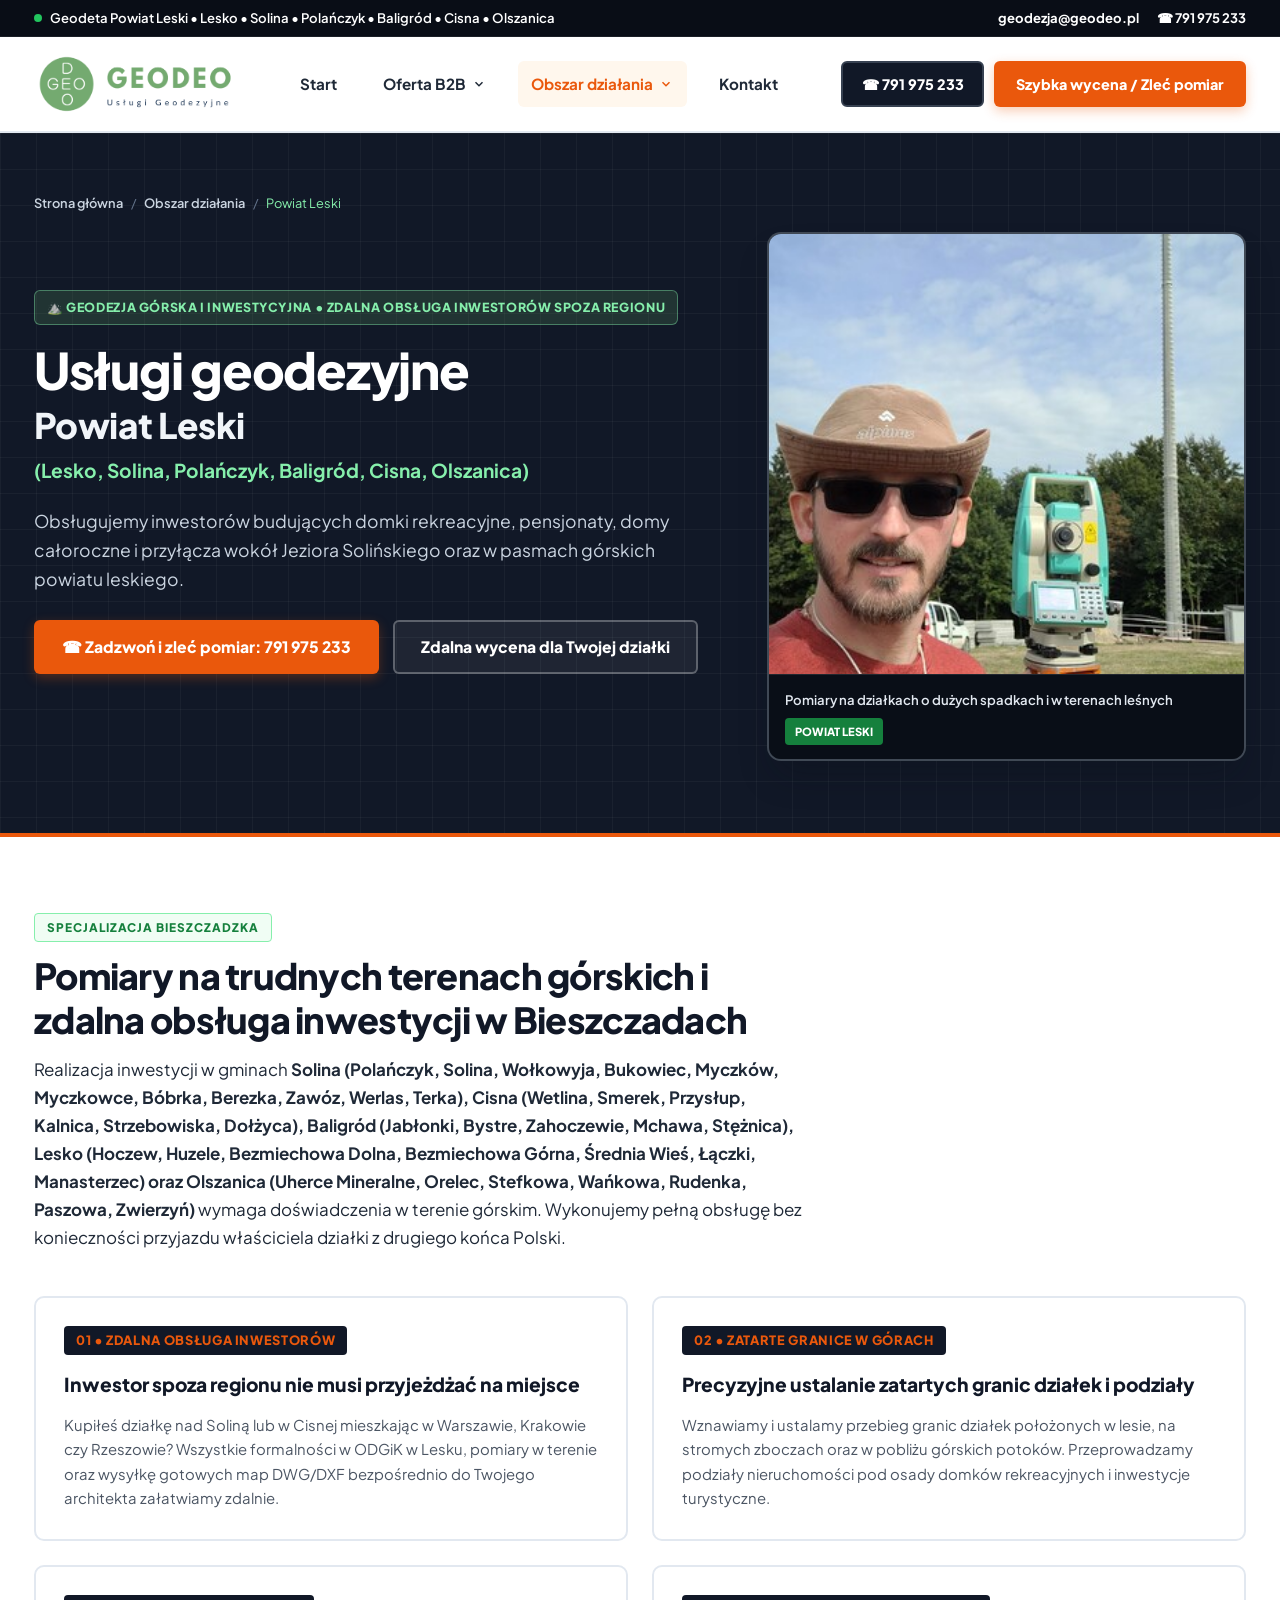
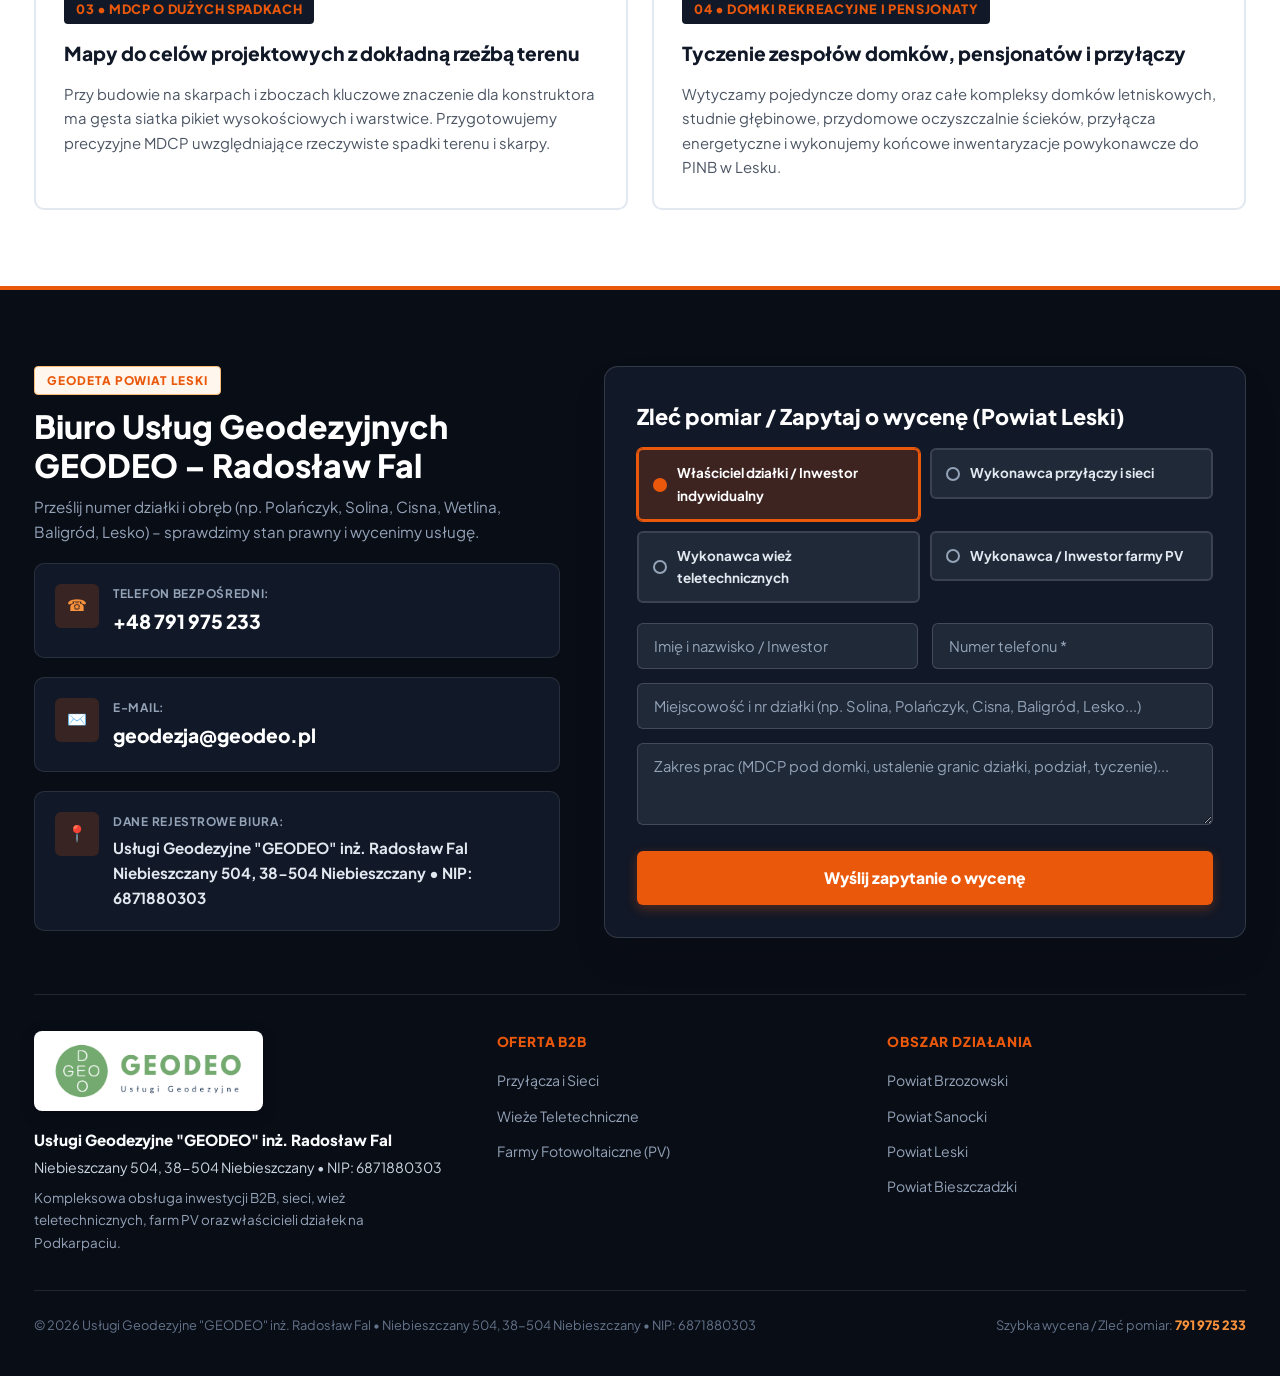
<file: geodeta-lesko-solina-cisna.html>
<!DOCTYPE html>
<html lang="pl">
<head>
  <meta charset="UTF-8">
  <meta name="viewport" content="width=device-width, initial-scale=1.0">
  <title>Geodeta Lesko, Solina, Polańczyk, Baligród, Cisna – Mapy do Celów Projektowych, Wznowienie Granic Bieszczady | GEODEO</title>
  <meta name="description" content="Geodeta Powiat Leski i Bieszczady: Lesko, Solina, Polańczyk, Baligród, Cisna, Olszanica. Mapy do celów projektowych, wznowienie granic w górach, podziały działek, tyczenie domków rekreacyjnych i zdalna obsługa inwestorów. Tel. 791 975 233.">
  <meta name="keywords" content="geodeta Lesko, geodeta Solina, geodeta Polańczyk, geodeta Baligród, geodeta Cisna, geodeta Olszanica, geodeta Bieszczady, mapy do celów projektowych Lesko, wznowienie granic Bieszczady, podział działki Solina, tyczenie domków Bieszczady, ODGiK Lesko">
  <meta name="author" content="Usługi Geodezyjne GEODEO inż. Radosław Fal">
  <meta name="robots" content="index, follow, max-image-preview:large, max-snippet:-1, max-video-preview:-1">
  <meta name="theme-color" content="#0F172A">
  <meta name="geo.region" content="PL-18">
  <meta name="geo.placename" content="Lesko, Solina, Polańczyk, Baligród, Cisna, Bieszczady">
  <meta name="geo.position" content="49.4706;22.3314">
  <meta name="ICBM" content="49.4706, 22.3314">
  <link rel="canonical" href="https://geodeo.pl/geodeta-lesko-solina-cisna.html">
  <link rel="icon" type="image/png" href="assets/img/logo-sygnet.png">

  <!-- Open Graph / Social / AI Previews -->
  <meta property="og:type" content="website">
  <meta property="og:locale" content="pl_PL">
  <meta property="og:site_name" content="Usługi Geodezyjne GEODEO inż. Radosław Fal">
  <meta property="og:title" content="Geodeta Lesko, Solina, Polańczyk, Baligród, Cisna | Pomiary w Bieszczadach | GEODEO">
  <meta property="og:description" content="Geodezja górska i inwestycyjna w powiecie leskim. Mapy do celów projektowych, ustalanie granic w górach, podziały, tyczenia domków i zdalna obsługa inwestorów spoza regionu.">
  <meta property="og:url" content="https://geodeo.pl/geodeta-lesko-solina-cisna.html">
  <meta property="og:image" content="https://geodeo.pl/assets/img/prace-teren.jpg">

  <!-- Twitter Cards -->
  <meta name="twitter:card" content="summary_large_image">
  <meta name="twitter:title" content="Geodeta Lesko, Solina, Polańczyk, Cisna – Mapy do Celów Projektowych i Granice | GEODEO">
  <meta name="twitter:description" content="Pomiary w Bieszczadach i wokół Jeziora Solińskiego. Mapy projektowe, wznowienia granic, podziały i zdalna obsługa inwestorów. Tel. 791 975 233.">
  <meta name="twitter:image" content="https://geodeo.pl/assets/img/prace-teren.jpg">

  <link rel="preconnect" href="https://fonts.googleapis.com">
  <link rel="preconnect" href="https://fonts.gstatic.com" crossorigin>
  <link href="https://fonts.googleapis.com/css2?family=Plus+Jakarta+Sans:wght@400;500;600;700;800;900&display=swap" rel="stylesheet">
  <link rel="stylesheet" href="assets/css/style.css">

  <script type="application/ld+json">
  {
    "@context": "https://schema.org",
    "@graph": [
      {
        "@type": ["LocalBusiness", "ProfessionalService"],
        "@id": "https://geodeo.pl/#organization",
        "name": "Usługi Geodezyjne \"GEODEO\" inż. Radosław Fal",
        "url": "https://geodeo.pl/geodeta-lesko-solina-cisna.html",
        "telephone": "+48791975233",
        "email": "geodezja@geodeo.pl",
        "taxID": "6871880303",
        "image": "https://geodeo.pl/assets/img/prace-teren.jpg",
        "address": {
          "@type": "PostalAddress",
          "streetAddress": "Niebieszczany 504",
          "addressLocality": "Niebieszczany",
          "postalCode": "38-504",
          "addressRegion": "Podkarpackie",
          "addressCountry": "PL"
        },
        "areaServed": [
          { "@type": "AdministrativeArea", "name": "Powiat leski" },
          { "@type": "City", "name": "Lesko" },
          { "@type": "AdministrativeArea", "name": "Gmina Lesko (Lesko, Bachlawa, Bezmiechowa Dolna, Bezmiechowa Górna, Dziurdziów, Glinne, Huzary, Hoczew, Huzele, Jankowce, Łączki, Łukawica, Manasterzec, Postołów, Średnia Wieś, Weremień, Wola Postołowa)" },
          { "@type": "AdministrativeArea", "name": "Gmina Solina (Polańczyk, Solina, Berezka, Bereżnica Wyżna, Bóbrka, Bukowiec, Górzanka, Jaworzec, Myczkowce, Myczków, Polanki, Rajskie, Rybne,Terka, Werlas, Wola Matiaszowa, Wołkowyja, Zawóz, Żernica Niżna, Żernica Wyżna)" },
          { "@type": "AdministrativeArea", "name": "Gmina Baligród (Baligród, Bystre, Cisowiec, Czarne, Huczwice, Jabłonki, Kielczawa, Kołonice, Łubne, Mchawa, Nowosiółki, Rabe, Roztoki Dolne, Stężnica, Sukowate, Zahoczewie, Żerdenka, Żernica)" },
          { "@type": "AdministrativeArea", "name": "Gmina Cisna (Cisna, Buk, Dołżyca, Habkowce,Jaworzec, Kalnica, Krzywe, Liszna, Łopienka, Przysłup, Roztoki Górne,Smerek,Solinka, Strzebowiska, Wetlina, Żubracze)" },
          { "@type": "AdministrativeArea", "name": "Gmina Olszanica (Olszanica, Bereźnica Niżna, Paszowa, Rudenka, Stefkowa, Uherce Mineralne, Wańkowa, Zwierzyń)" }
        ],
        "aggregateRating": {
          "@type": "AggregateRating",
          "ratingValue": "5.0",
          "reviewCount": "122"
        }
      },
      {
        "@type": "Service",
        "name": "Usługi geodezyjne w powiecie leskim i Bieszczadach (Lesko, Solina, Polańczyk, Baligród, Cisna, Olszanica)",
        "provider": { "@id": "https://geodeo.pl/#organization" },
        "serviceType": "Mapy do celów projektowych, wznowienie granic w górach, ustalenie granic, podziały działek, tyczenie domków rekreacyjnych i pensjonatów, zdalna obsługa inwestorów",
        "areaServed": "Powiat leski, Bieszczady"
      },
      {
        "@type": "BreadcrumbList",
        "itemListElement": [
          { "@type": "ListItem", "position": 1, "name": "Strona główna", "item": "https://geodeo.pl/" },
          { "@type": "ListItem", "position": 2, "name": "Obszar działania", "item": "https://geodeo.pl/#powiaty" },
          { "@type": "ListItem", "position": 3, "name": "Geodeta Powiat Leski", "item": "https://geodeo.pl/geodeta-lesko-solina-cisna.html" }
        ]
      }
    ]
  }
  </script>
</head>
<body>

  <!-- TOP BAR -->
  <div class="top-bar">
    <div class="container top-bar-inner">
      <div class="status-indicator">
        <span class="status-dot"></span>
        <span>Geodeta Powiat Leski • Lesko • Solina • Polańczyk • Baligród • Cisna • Olszanica</span>
      </div>
      <div class="top-bar-links">
        <a href="mailto:geodezja@geodeo.pl">geodezja@geodeo.pl</a>
        <a href="tel:+48791975233">☎ 791 975 233</a>
      </div>
    </div>
  </div>

  <!-- HEADER -->
  <header class="site-header">
    <div class="container header-inner">
      <a href="index.html" class="logo-wrap" title="GEODEO – Strona główna">
        <img src="assets/img/logo-geodeo-hd.png" alt="Usługi Geodezyjne GEODEO inż. Radosław Fal – Geodeta Lesko, Solina, Bieszczady" class="logo-img" width="203" height="66" loading="lazy" decoding="async">
      </a>

      <nav class="main-nav" aria-label="Nawigacja główna">
        <div class="nav-item"><a href="index.html" class="nav-link">Start</a></div>
        <div class="nav-item">
          <a href="index.html#obszary-wspolpracy" class="nav-link">
            Oferta B2B
            <svg width="14" height="14" viewBox="0 0 24 24" fill="none" stroke="currentColor" stroke-width="2.5"><polyline points="6 9 12 15 18 9"></polyline></svg>
          </a>
          <div class="dropdown-menu">
            <a href="przylacza-i-sieci.html" class="dropdown-link"><span class="dropdown-title">Przyłącza i Sieci</span></a>
            <a href="wieze-teletechniczne.html" class="dropdown-link"><span class="dropdown-title">Wieże Teletechniczne</span></a>
            <a href="farmy-fotowoltaiczne.html" class="dropdown-link"><span class="dropdown-title">Farmy Fotowoltaiczne (PV)</span></a>
          </div>
        </div>
        <div class="nav-item">
          <a href="#" class="nav-link active">
            Obszar działania
            <svg width="14" height="14" viewBox="0 0 24 24" fill="none" stroke="currentColor" stroke-width="2.5"><polyline points="6 9 12 15 18 9"></polyline></svg>
          </a>
          <div class="dropdown-menu">
            <a href="geodeta-brzozow.html" class="dropdown-link"><span class="dropdown-title">Powiat Brzozowski</span></a>
            <a href="geodeta-sanok-komancza-zagorz.html" class="dropdown-link"><span class="dropdown-title">Powiat Sanocki</span></a>
            <a href="geodeta-lesko-solina-cisna.html" class="dropdown-link active"><span class="dropdown-title">Powiat Leski</span></a>
            <a href="geodeta-ustrzyki-lutowiska-czarna.html" class="dropdown-link"><span class="dropdown-title">Powiat Bieszczadzki</span></a>
          </div>
        </div>
        <div class="nav-item"><a href="#kontakt" class="nav-link">Kontakt</a></div>
      </nav>

      <div class="header-cta">
        <a href="tel:+48791975233" class="btn btn-dark">☎ 791 975 233</a>
        <a href="#kontakt" class="btn btn-orange">Szybka wycena / Zleć pomiar</a>
        <button class="mobile-menu-btn" aria-label="Menu">☰</button>
      </div>
    </div>
  </header>

  <!-- MOBILE DRAWER -->
  <div id="mobile-drawer" class="mobile-drawer">
    <div class="mobile-drawer-top">
      <img src="assets/img/logo-geodeo-hd.png" alt="Logo Usługi Geodezyjne GEODEO inż. Radosław Fal" width="147" height="42" loading="lazy" decoding="async" style="height: 42px; background:#fff; padding:4px 8px; border-radius:6px;">
      <button class="mobile-drawer-close" aria-label="Zamknij menu">✕</button>
    </div>
    <div class="mobile-nav-group">
      <div class="mobile-nav-label">Powiaty – Obsługa Działek</div>
      <a href="geodeta-brzozow.html" class="mobile-nav-link">➔ Powiat Brzozowski</a>
      <a href="geodeta-sanok-komancza-zagorz.html" class="mobile-nav-link">➔ Powiat Sanocki</a>
      <a href="geodeta-lesko-solina-cisna.html" class="mobile-nav-link">➔ Powiat Leski (Lesko, Solina, Baligród, Cisna)</a>
      <a href="geodeta-ustrzyki-lutowiska-czarna.html" class="mobile-nav-link">➔ Powiat Bieszczadzki</a>
    </div>
    <div class="mobile-nav-group">
      <div class="mobile-nav-label">Oferta B2B</div>
      <a href="przylacza-i-sieci.html" class="mobile-nav-link">➔ Przyłącza i Sieci</a>
      <a href="wieze-teletechniczne.html" class="mobile-nav-link">➔ Wieże Teletechniczne</a>
      <a href="farmy-fotowoltaiczne.html" class="mobile-nav-link">➔ Farmy Fotowoltaiczne (PV)</a>
    </div>
    <a href="tel:+48791975233" class="btn btn-orange btn-lg" style="margin-top:auto;">☎ Zadzwoń: 791 975 233</a>
  </div>

  <main>

    <!-- HERO SECTION -->
    <section class="hero-tech bg-tech-grid">
      <div class="container">
        <nav class="breadcrumbs" aria-label="Ścieżka nawigacji">
          <a href="index.html">Strona główna</a>
          <span class="sep">/</span>
          <a href="index.html#powiaty">Obszar działania</a>
          <span class="sep">/</span>
          <span style="color:#86EFAC;">Powiat Leski</span>
        </nav>

        <div class="hero-grid">
          <div>
            <div class="tech-eyebrow green">
              <span>⛰️ Geodezja Górska i Inwestycyjna • Zdalna Obsługa Inwestorów Spoza Regionu</span>
            </div>

            <h1 class="hero-h1 hero-h1-county">
              <span class="county-h1-main">Usługi geodezyjne</span>
              <span class="county-h1-region">Powiat Leski</span>
              <span class="county-h1-gminy accent-green">(Lesko, Solina, Polańczyk, Baligród, Cisna, Olszanica)</span>
            </h1>

            <p class="hero-lead">
              Obsługujemy inwestorów budujących domki rekreacyjne, pensjonaty, domy całoroczne i przyłącza wokół Jeziora Solińskiego oraz w pasmach górskich powiatu leskiego.
            </p>

            <div class="hero-cta-row">
              <a href="tel:+48791975233" class="btn btn-orange btn-lg">
                <span>☎ Zadzwoń i zleć pomiar: 791 975 233</span>
              </a>
              <a href="#kontakt" class="btn btn-outline-light btn-lg">
                <span>Zdalna wycena dla Twojej działki</span>
              </a>
            </div>
          </div>

          <div class="hero-visual-frame">
            <img src="assets/img/prace-teren.jpg" alt="Geodeta Lesko Solina Polańczyk Cisna – pomiary w terenie górskim Bieszczady, mapy do celów projektowych i wznowienie granic" width="344" height="458" loading="lazy" decoding="async">
            <div class="hero-visual-caption">
              <span class="caption-text">Pomiary na działkach o dużych spadkach i w terenach leśnych</span>
              <span class="caption-badge" style="background:var(--geodeo-green-dark);">Powiat Leski</span>
            </div>
          </div>
        </div>
      </div>
    </section>

    <!-- POMIARY NA TRUDNYCH TERENACH GÓRSKICH -->
    <section class="section section-white">
      <div class="container">
        <div class="section-header">
          <span class="section-tag green">Specjalizacja Bieszczadzka</span>
          <h2 class="section-h2">Pomiary na trudnych terenach górskich i zdalna obsługa inwestycji w Bieszczadach</h2>
          <p class="section-lead" style="color:var(--graphite-800); font-size:1.06rem; margin-top:14px;">
            Realizacja inwestycji w gminach <strong>Solina (Polańczyk, Solina, Wołkowyja, Bukowiec, Myczków, Myczkowce, Bóbrka, Berezka, Zawóz, Werlas, Terka), Cisna (Wetlina, Smerek, Przysłup, Kalnica, Strzebowiska, Dołżyca), Baligród (Jabłonki, Bystre, Zahoczewie, Mchawa, Stężnica), Lesko (Hoczew, Huzele, Bezmiechowa Dolna, Bezmiechowa Górna, Średnia Wieś, Łączki, Manasterzec) oraz Olszanica (Uherce Mineralne, Orelec, Stefkowa, Wańkowa, Rudenka, Paszowa, Zwierzyń)</strong> wymaga doświadczenia w terenie górskim. Wykonujemy pełną obsługę bez konieczności przyjazdu właściciela działki z drugiego końca Polski.
          </p>
        </div>

        <div class="advantages-grid">
          <div class="tech-step-card">
            <span class="tech-step-num">01 • ZDALNA OBSŁUGA INWESTORÓW</span>
            <h3 class="tech-step-h3">Inwestor spoza regionu nie musi przyjeżdżać na miejsce</h3>
            <p style="font-size:0.93rem; color:var(--graphite-600);">
              Kupiłeś działkę nad Soliną lub w Cisnej mieszkając w Warszawie, Krakowie czy Rzeszowie? Wszystkie formalności w ODGiK w Lesku, pomiary w terenie oraz wysyłkę gotowych map DWG/DXF bezpośrednio do Twojego architekta załatwiamy zdalnie.
            </p>
          </div>

          <div class="tech-step-card">
            <span class="tech-step-num">02 • ZATARTE GRANICE W GÓRACH</span>
            <h3 class="tech-step-h3">Precyzyjne ustalanie zatartych granic działek i podziały</h3>
            <p style="font-size:0.93rem; color:var(--graphite-600);">
              Wznawiamy i ustalamy przebieg granic działek położonych w lesie, na stromych zboczach oraz w pobliżu górskich potoków. Przeprowadzamy podziały nieruchomości pod osady domków rekreacyjnych i inwestycje turystyczne.
            </p>
          </div>

          <div class="tech-step-card">
            <span class="tech-step-num">03 • MDCP O DUŻYCH SPADKACH</span>
            <h3 class="tech-step-h3">Mapy do celów projektowych z dokładną rzeźbą terenu</h3>
            <p style="font-size:0.93rem; color:var(--graphite-600);">
              Przy budowie na skarpach i zboczach kluczowe znaczenie dla konstruktora ma gęsta siatka pikiet wysokościowych i warstwice. Przygotowujemy precyzyjne MDCP uwzględniające rzeczywiste spadki terenu i skarpy.
            </p>
          </div>

          <div class="tech-step-card">
            <span class="tech-step-num">04 • DOMKI REKREACYJNE I PENSJONATY</span>
            <h3 class="tech-step-h3">Tyczenie zespołów domków, pensjonatów i przyłączy</h3>
            <p style="font-size:0.93rem; color:var(--graphite-600);">
              Wytyczamy pojedyncze domy oraz całe kompleksy domków letniskowych, studnie głębinowe, przydomowe oczyszczalnie ścieków, przyłącza energetyczne i wykonujemy końcowe inwentaryzacje powykonawcze do PINB w Lesku.
            </p>
          </div>
        </div>
      </div>
    </section>

  </main>

  <!-- KONTAKT I STOPKA -->
  <footer id="kontakt" class="contact-section">
    <div class="container">
      <div class="contact-grid">
        <div class="contact-info-panel">
          <div>
            <span class="section-tag">Geodeta Powiat Leski</span>
            <h2 style="font-size:2rem; font-weight:900; color:#fff; line-height:1.2;">Biuro Usług Geodezyjnych GEODEO – Radosław Fal</h2>
            <p style="color:#94A3B8; margin-top:10px; font-size:0.95rem;">
              Prześlij numer działki i obręb (np. Polańczyk, Solina, Cisna, Wetlina, Baligród, Lesko) – sprawdzimy stan prawny i wycenimy usługę.
            </p>
          </div>
          <div class="contact-card-item">
            <div class="contact-icon">☎</div>
            <div>
              <div class="contact-lbl">Telefon bezpośredni:</div>
              <div class="contact-val"><a href="tel:+48791975233">+48 791 975 233</a></div>
            </div>
          </div>
          <div class="contact-card-item">
            <div class="contact-icon">✉️</div>
            <div>
              <div class="contact-lbl">E-mail:</div>
              <div class="contact-val"><a href="mailto:geodezja@geodeo.pl">geodezja@geodeo.pl</a></div>
            </div>
          </div>
          <div class="contact-card-item">
            <div class="contact-icon">📍</div>
            <div>
              <div class="contact-lbl">Dane rejestrowe biura:</div>
              <div style="font-size:0.95rem; font-weight:700; color:#E2E8F0; margin-top:4px;">
                Usługi Geodezyjne "GEODEO" inż. Radosław Fal<br>
                Niebieszczany 504, 38-504 Niebieszczany • NIP: 6871880303
              </div>
            </div>
          </div>
        </div>

        <div class="contact-form-panel">
          <h3 style="font-size:1.35rem; font-weight:800; margin-bottom:14px; color:#fff;">Zleć pomiar / Zapytaj o wycenę (Powiat Leski)</h3>
          <form id="geodeo-inquiry-form">
            <div class="profile-selector-grid">
              <label class="profile-option">
                <input type="radio" name="client_profile" value="Właściciel działki / Inwestor indywidualny (Brzozów, Sanok, Lesko, Bieszczady)" checked>
                <span class="profile-btn-box"><span class="profile-dot"></span><span>Właściciel działki / Inwestor indywidualny</span></span>
              </label>
              <label class="profile-option">
                <input type="radio" name="client_profile" value="Wykonawca przyłączy i sieci">
                <span class="profile-btn-box"><span class="profile-dot"></span><span>Wykonawca przyłączy i sieci</span></span>
              </label>
              <label class="profile-option">
                <input type="radio" name="client_profile" value="Wykonawca wież teletechnicznych">
                <span class="profile-btn-box"><span class="profile-dot"></span><span>Wykonawca wież teletechnicznych</span></span>
              </label>
              <label class="profile-option">
                <input type="radio" name="client_profile" value="Wykonawca / Inwestor farmy PV">
                <span class="profile-btn-box"><span class="profile-dot"></span><span>Wykonawca / Inwestor farmy PV</span></span>
              </label>
            </div>
            <div class="form-row-2">
              <input type="text" name="client_name" class="form-input" placeholder="Imię i nazwisko / Inwestor" required>
              <input type="tel" name="client_phone" class="form-input" placeholder="Numer telefonu *" required>
            </div>
            <div style="margin-bottom:14px;">
              <input type="text" name="project_location" class="form-input" placeholder="Miejscowość i nr działki (np. Solina, Polańczyk, Cisna, Baligród, Lesko...)">
            </div>
            <div style="margin-bottom:18px;">
              <textarea name="project_details" rows="3" class="form-input" placeholder="Zakres prac (MDCP pod domki, ustalenie granic działki, podział, tyczenie)..."></textarea>
            </div>
            <button type="submit" class="btn btn-orange btn-lg" style="width:100%;">Wyślij zapytanie o wycenę</button>
          </form>
        </div>
      </div>

      <div class="footer-matrix">
        <div>
          <img src="assets/img/logo-geodeo-hd.png" alt="Usługi Geodezyjne GEODEO inż. Radosław Fal – Geodeta Lesko, Solina, Polańczyk, Cisna, Bieszczady" width="280" height="80" loading="lazy" decoding="async" style="height:80px; width:auto; background:#fff; padding:8px 16px; border-radius:8px; margin-bottom:16px; box-shadow: 0 4px 14px rgba(0,0,0,0.25);">
          <div style="font-size:0.95rem; font-weight:800; color:#F8FAFC; margin-bottom:4px;">
            Usługi Geodezyjne "GEODEO" inż. Radosław Fal
          </div>
          <div style="font-size:0.88rem; color:#CBD5E1; margin-bottom:8px;">
            Niebieszczany 504, 38-504 Niebieszczany • NIP: 6871880303
          </div>
          <p style="font-size:0.84rem; color:#94A3B8; max-width:360px;">
            Kompleksowa obsługa inwestycji B2B, sieci, wież teletechnicznych, farm PV oraz właścicieli działek na Podkarpaciu.
          </p>
        </div>
        <div>
          <div class="footer-col-title">Oferta B2B</div>
          <ul class="footer-links-list">
            <li><a href="przylacza-i-sieci.html">Przyłącza i Sieci</a></li>
            <li><a href="wieze-teletechniczne.html">Wieże Teletechniczne</a></li>
            <li><a href="farmy-fotowoltaiczne.html">Farmy Fotowoltaiczne (PV)</a></li>
          </ul>
        </div>
        <div>
          <div class="footer-col-title">Obszar działania</div>
          <ul class="footer-links-list">
            <li><a href="geodeta-brzozow.html">Powiat Brzozowski</a></li>
            <li><a href="geodeta-sanok-komancza-zagorz.html">Powiat Sanocki</a></li>
            <li><a href="geodeta-lesko-solina-cisna.html">Powiat Leski</a></li>
            <li><a href="geodeta-ustrzyki-lutowiska-czarna.html">Powiat Bieszczadzki</a></li>
          </ul>
        </div>
      </div>
      <div class="footer-bottom-bar">
        <div>© 2026 Usługi Geodezyjne "GEODEO" inż. Radosław Fal • Niebieszczany 504, 38-504 Niebieszczany • NIP: 6871880303</div>
        <div>Szybka wycena / Zleć pomiar: <a href="tel:+48791975233" style="color:#FB923C; font-weight:800;">791 975 233</a></div>
      </div>
    </div>
  </footer>

  <div class="mobile-sticky-cta">
    <a href="tel:+48791975233" class="mobile-sticky-call">☎ Zadzwoń: 791 975 233</a>
    <a href="#kontakt" class="mobile-sticky-quote">Szybka wycena</a>
  </div>

  <script src="assets/js/main.js" defer></script>
</body>
</html>
</file>
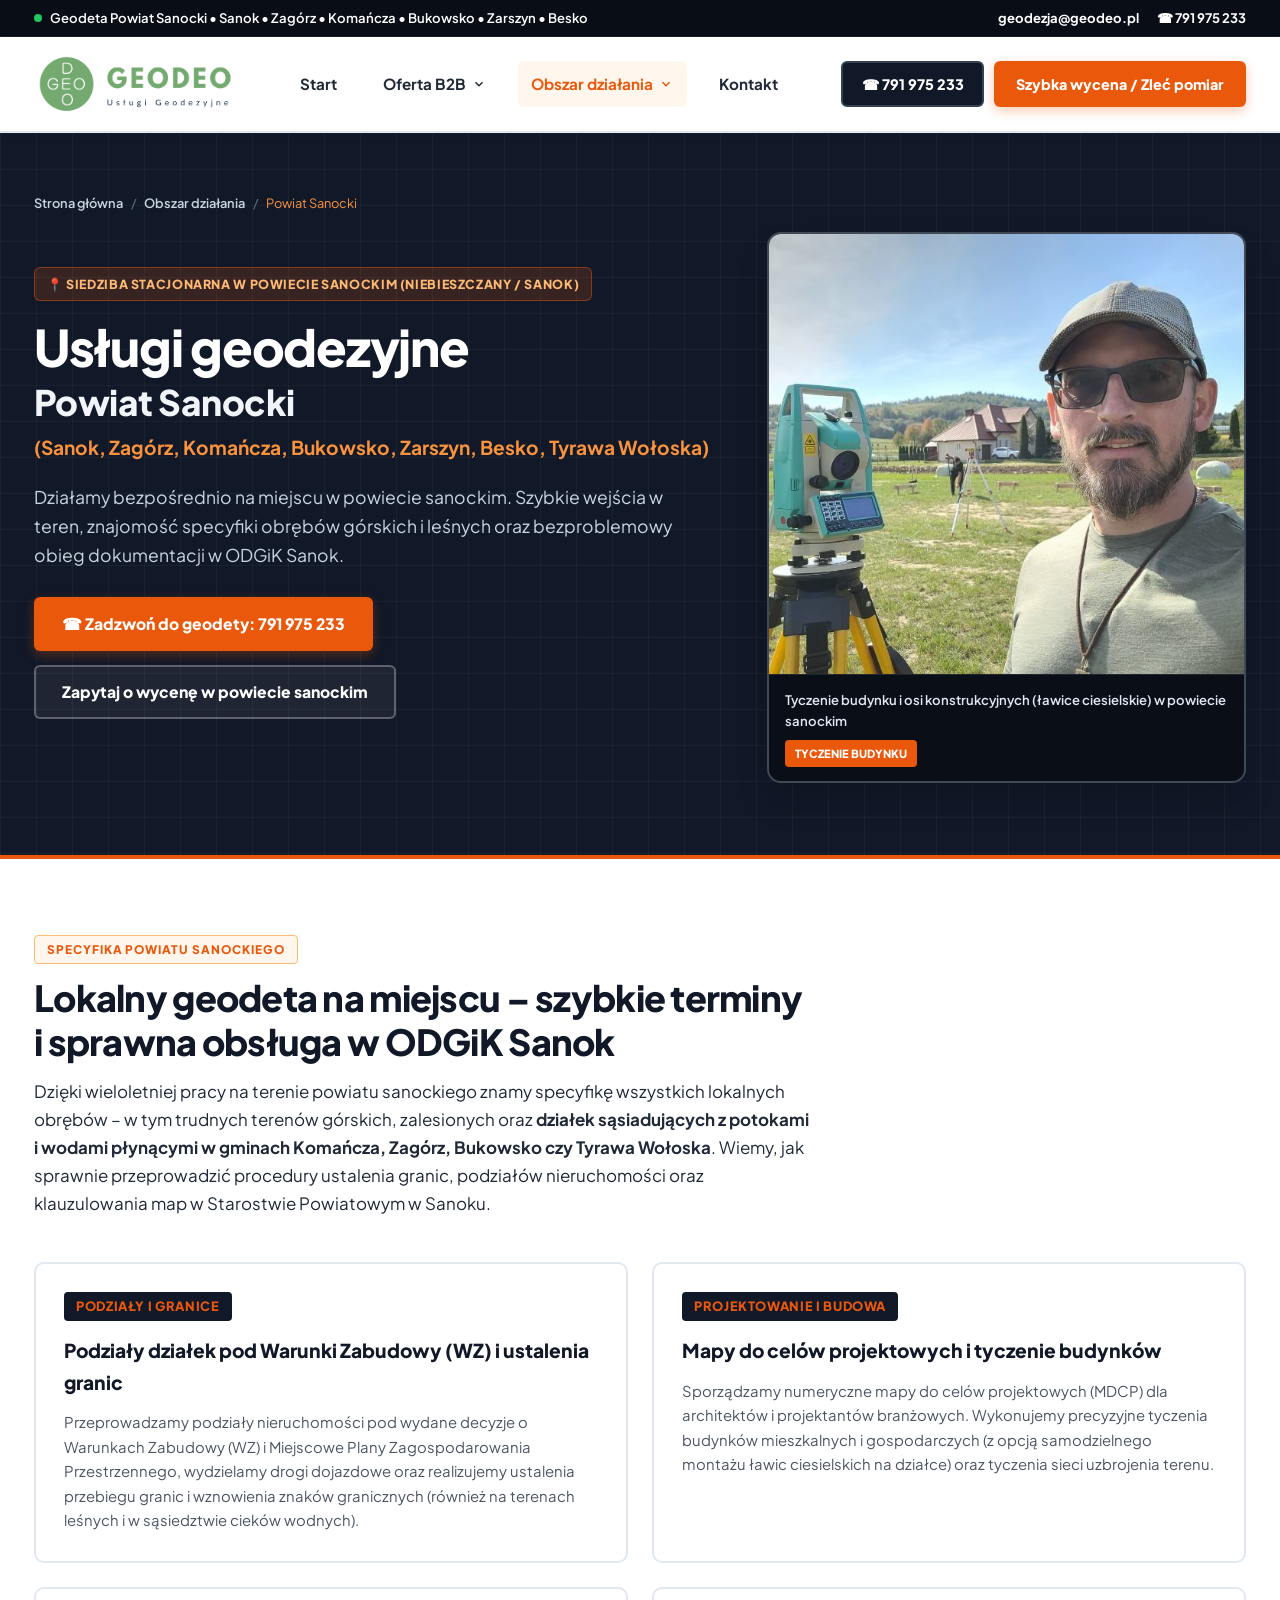
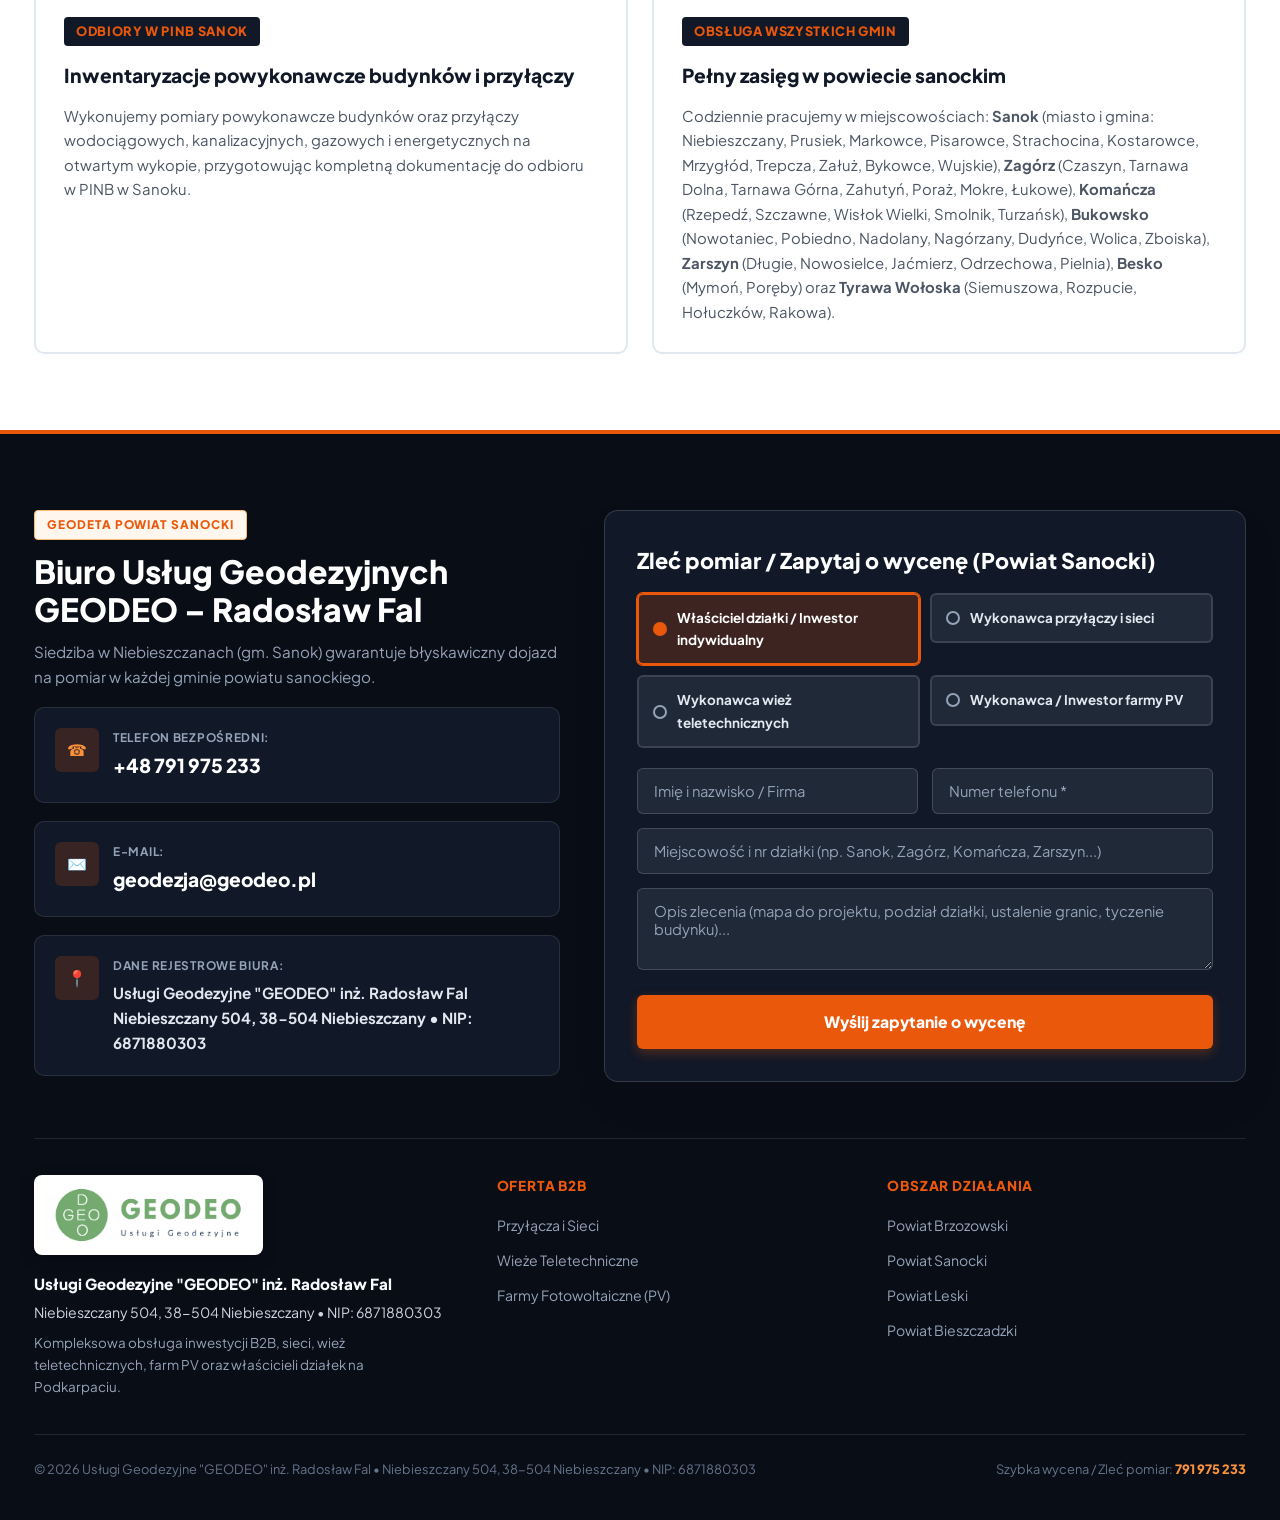
<file: geodeta-sanok-komancza-zagorz.html>
<!DOCTYPE html>
<html lang="pl">
<head>
  <meta charset="UTF-8">
  <meta name="viewport" content="width=device-width, initial-scale=1.0">
  <title>Geodeta Sanok, Zagórz, Komańcza, Bukowsko, Zarszyn – Mapy do Celów Projektowych, Wznowienie Granic | GEODEO</title>
  <meta name="description" content="Lokalny geodeta w powiecie sanockim: Sanok, Zagórz, Komańcza, Bukowsko, Zarszyn, Besko, Tyrawa Wołoska. Mapy do celów projektowych, wznowienie granic, podziały działek pod WZ, tyczenia budynków i inwentaryzacje w ODGiK Sanok. Tel. 791 975 233.">
  <meta name="keywords" content="geodeta Sanok, usługi geodezyjne Sanok, geodeta Zagórz, geodeta Komańcza, geodeta Bukowsko, geodeta Zarszyn, geodeta Besko, mapy do celów projektowych Sanok, wznowienie granic Sanok, podział działki Sanok, tyczenie budynku Sanok, ODGiK Sanok">
  <meta name="author" content="Usługi Geodezyjne GEODEO inż. Radosław Fal">
  <meta name="robots" content="index, follow, max-image-preview:large, max-snippet:-1, max-video-preview:-1">
  <meta name="theme-color" content="#0F172A">
  <meta name="geo.region" content="PL-18">
  <meta name="geo.placename" content="Sanok, Niebieszczany, Zagórz, Komańcza, Powiat sanocki">
  <meta name="geo.position" content="49.5557;22.2056">
  <meta name="ICBM" content="49.5557, 22.2056">
  <link rel="canonical" href="https://geodeo.pl/geodeta-sanok-komancza-zagorz.html">
  <link rel="icon" type="image/png" href="assets/img/logo-sygnet.png">

  <!-- Open Graph / Social / AI Previews -->
  <meta property="og:type" content="website">
  <meta property="og:locale" content="pl_PL">
  <meta property="og:site_name" content="Usługi Geodezyjne GEODEO inż. Radosław Fal">
  <meta property="og:title" content="Geodeta Sanok, Zagórz, Komańcza, Bukowsko, Zarszyn | Usługi Geodezyjne GEODEO">
  <meta property="og:description" content="Lokalny geodeta na miejscu w powiecie sanockim. Mapy do celów projektowych, wznowienia granic, podziały działek, tyczenie budynków i inwentaryzacje w ODGiK Sanok.">
  <meta property="og:url" content="https://geodeo.pl/geodeta-sanok-komancza-zagorz.html">
  <meta property="og:image" content="https://geodeo.pl/assets/img/tyczenie-budynku-sanok.jpg">

  <!-- Twitter Cards -->
  <meta name="twitter:card" content="summary_large_image">
  <meta name="twitter:title" content="Geodeta Sanok, Zagórz, Komańcza – Mapy do Celów Projektowych, Wznowienie Granic | GEODEO">
  <meta name="twitter:description" content="Siedziba stacjonarna w powiecie sanockim (Niebieszczany / Sanok). Mapy projektowe, podziały, wznowienia granic i tyczenia budynków. Tel. 791 975 233.">
  <meta name="twitter:image" content="https://geodeo.pl/assets/img/tyczenie-budynku-sanok.jpg">

  <link rel="preconnect" href="https://fonts.googleapis.com">
  <link rel="preconnect" href="https://fonts.gstatic.com" crossorigin>
  <link href="https://fonts.googleapis.com/css2?family=Plus+Jakarta+Sans:wght@400;500;600;700;800;900&display=swap" rel="stylesheet">
  <link rel="stylesheet" href="assets/css/style.css">

  <script type="application/ld+json">
  {
    "@context": "https://schema.org",
    "@graph": [
      {
        "@type": ["LocalBusiness", "ProfessionalService"],
        "@id": "https://geodeo.pl/#organization",
        "name": "Usługi Geodezyjne \"GEODEO\" inż. Radosław Fal",
        "url": "https://geodeo.pl/geodeta-sanok-komancza-zagorz.html",
        "telephone": "+48791975233",
        "email": "geodezja@geodeo.pl",
        "taxID": "6871880303",
        "image": "https://geodeo.pl/assets/img/tyczenie-budynku-sanok.jpg",
        "address": {
          "@type": "PostalAddress",
          "streetAddress": "Niebieszczany 504",
          "addressLocality": "Niebieszczany",
          "postalCode": "38-504",
          "addressRegion": "Podkarpackie",
          "addressCountry": "PL"
        },
        "geo": {
          "@type": "GeoCoordinates",
          "latitude": 49.5039,
          "longitude": 22.1381
        },
        "areaServed": [
          { "@type": "AdministrativeArea", "name": "Powiat sanocki" },
          { "@type": "City", "name": "Sanok" },
          { "@type": "AdministrativeArea", "name": "Gmina Sanok (Bykowce, Czerteż, Dobra, Falejówka, Hłomcza, Jędruszkowce,Jurowce, Kostarowce,Lalin, Liszna, Łodzina, Markowce, Międzybrodzie, Mrzygłód, Niebieszczany, Pakoszówka,Pisarowce, Płowce, Prusiek, Raczkowa, Sanoczek, Srogów Dolny, Srogów Górny, Strachocina, Stróże Małe, Stróże Wielkie, Trepcza, Tyrawa Solna, Wujskie, Załuż, Zabłotce)" },
          { "@type": "AdministrativeArea", "name": "Miasto i Gmina Zagórz (Zagórz, Czaszyn, Kalnica, Łukowe, Mokre, Morochów, Olchowa, Poraż, Średnie Wielkie, Tarnawa Dolna, Tarnawa Górna, Zahutyń)" },
          { "@type": "AdministrativeArea", "name": "Gmina Komańcza (Komańcza, Czystogarb, Dołżyca, Jawornik, Kulaszne, Mików, Nowy Łupków, Osławica, Radoszyce, Rzepedź, Smolnik, Szczawne, Turzańsk, Wisłok Wielki, Wola Michowa, Wysoczany)" },
          { "@type": "AdministrativeArea", "name": "Gmina Bukowsko (Bukowsko, Dudyńce, Karlików, Nagórzany, Nadolany, Nowotaniec, Pobiedno, Przybyszów, Tokarnia, Wolica, Wola Piotrowa, Wola Sękowa, Zboiska)" },
          { "@type": "AdministrativeArea", "name": "Gmina Zarszyn (Zarszyn, Bażanówka, Długie, Jaćmierz, Odrzechowa, Pielnia, Posada Jaćmierska, Nowosielce)" },
          { "@type": "AdministrativeArea", "name": "Gmina Besko (Besko, Mymoń, Poręby)" },
          { "@type": "AdministrativeArea", "name": "Gmina Tyrawa Wołoska (Tyrawa Wołoska, Hołuczków, Kreców, Lachawa, Rakowa, Rozpucie, Siemuszowa)" }
        ],
        "aggregateRating": {
          "@type": "AggregateRating",
          "ratingValue": "5.0",
          "reviewCount": "122"
        }
      },
      {
        "@type": "Service",
        "name": "Usługi geodezyjne w powiecie sanockim (Sanok, Zagórz, Komańcza, Bukowsko, Zarszyn, Besko, Tyrawa Wołoska)",
        "provider": { "@id": "https://geodeo.pl/#organization" },
        "serviceType": "Mapy do celów projektowych, wznowienie granic, ustalenie granic, podziały działek pod Warunki Zabudowy (WZ), tyczenie budynków i przyłączy, inwentaryzacje powykonawcze",
        "areaServed": "Powiat sanocki"
      },
      {
        "@type": "BreadcrumbList",
        "itemListElement": [
          { "@type": "ListItem", "position": 1, "name": "Strona główna", "item": "https://geodeo.pl/" },
          { "@type": "ListItem", "position": 2, "name": "Obszar działania", "item": "https://geodeo.pl/#powiaty" },
          { "@type": "ListItem", "position": 3, "name": "Geodeta Powiat Sanocki", "item": "https://geodeo.pl/geodeta-sanok-komancza-zagorz.html" }
        ]
      }
    ]
  }
  </script>
</head>
<body>

  <!-- TOP BAR -->
  <div class="top-bar">
    <div class="container top-bar-inner">
      <div class="status-indicator">
        <span class="status-dot"></span>
        <span>Geodeta Powiat Sanocki • Sanok • Zagórz • Komańcza • Bukowsko • Zarszyn • Besko</span>
      </div>
      <div class="top-bar-links">
        <a href="mailto:geodezja@geodeo.pl">geodezja@geodeo.pl</a>
        <a href="tel:+48791975233">☎ 791 975 233</a>
      </div>
    </div>
  </div>

  <!-- HEADER -->
  <header class="site-header">
    <div class="container header-inner">
      <a href="index.html" class="logo-wrap" title="GEODEO – Strona główna">
        <img src="assets/img/logo-geodeo-hd.png" alt="Usługi Geodezyjne GEODEO inż. Radosław Fal – Geodeta Sanok" class="logo-img" width="203" height="66" loading="lazy" decoding="async">
      </a>

      <nav class="main-nav" aria-label="Nawigacja główna">
        <div class="nav-item"><a href="index.html" class="nav-link">Start</a></div>
        <div class="nav-item">
          <a href="index.html#obszary-wspolpracy" class="nav-link">
            Oferta B2B
            <svg width="14" height="14" viewBox="0 0 24 24" fill="none" stroke="currentColor" stroke-width="2.5"><polyline points="6 9 12 15 18 9"></polyline></svg>
          </a>
          <div class="dropdown-menu">
            <a href="przylacza-i-sieci.html" class="dropdown-link"><span class="dropdown-title">Przyłącza i Sieci</span></a>
            <a href="wieze-teletechniczne.html" class="dropdown-link"><span class="dropdown-title">Wieże Teletechniczne</span></a>
            <a href="farmy-fotowoltaiczne.html" class="dropdown-link"><span class="dropdown-title">Farmy Fotowoltaiczne (PV)</span></a>
          </div>
        </div>
        <div class="nav-item">
          <a href="#" class="nav-link active">
            Obszar działania
            <svg width="14" height="14" viewBox="0 0 24 24" fill="none" stroke="currentColor" stroke-width="2.5"><polyline points="6 9 12 15 18 9"></polyline></svg>
          </a>
          <div class="dropdown-menu">
            <a href="geodeta-brzozow.html" class="dropdown-link"><span class="dropdown-title">Powiat Brzozowski</span></a>
            <a href="geodeta-sanok-komancza-zagorz.html" class="dropdown-link active"><span class="dropdown-title">Powiat Sanocki</span></a>
            <a href="geodeta-lesko-solina-cisna.html" class="dropdown-link"><span class="dropdown-title">Powiat Leski</span></a>
            <a href="geodeta-ustrzyki-lutowiska-czarna.html" class="dropdown-link"><span class="dropdown-title">Powiat Bieszczadzki</span></a>
          </div>
        </div>
        <div class="nav-item"><a href="#kontakt" class="nav-link">Kontakt</a></div>
      </nav>

      <div class="header-cta">
        <a href="tel:+48791975233" class="btn btn-dark">☎ 791 975 233</a>
        <a href="#kontakt" class="btn btn-orange">Szybka wycena / Zleć pomiar</a>
        <button class="mobile-menu-btn" aria-label="Menu">☰</button>
      </div>
    </div>
  </header>

  <!-- MOBILE DRAWER -->
  <div id="mobile-drawer" class="mobile-drawer">
    <div class="mobile-drawer-top">
      <img src="assets/img/logo-geodeo-hd.png" alt="Logo Usługi Geodezyjne GEODEO inż. Radosław Fal" width="147" height="42" loading="lazy" decoding="async" style="height: 42px; background:#fff; padding:4px 8px; border-radius:6px;">
      <button class="mobile-drawer-close" aria-label="Zamknij menu">✕</button>
    </div>
    <div class="mobile-nav-group">
      <div class="mobile-nav-label">Powiaty – Obsługa Działek</div>
      <a href="geodeta-brzozow.html" class="mobile-nav-link">➔ Powiat Brzozowski</a>
      <a href="geodeta-sanok-komancza-zagorz.html" class="mobile-nav-link">➔ Powiat Sanocki (Sanok, Zagórz, Komańcza...)</a>
      <a href="geodeta-lesko-solina-cisna.html" class="mobile-nav-link">➔ Powiat Leski</a>
      <a href="geodeta-ustrzyki-lutowiska-czarna.html" class="mobile-nav-link">➔ Powiat Bieszczadzki</a>
    </div>
    <div class="mobile-nav-group">
      <div class="mobile-nav-label">Oferta B2B</div>
      <a href="przylacza-i-sieci.html" class="mobile-nav-link">➔ Przyłącza i Sieci</a>
      <a href="wieze-teletechniczne.html" class="mobile-nav-link">➔ Wieże Teletechniczne</a>
      <a href="farmy-fotowoltaiczne.html" class="mobile-nav-link">➔ Farmy Fotowoltaiczne (PV)</a>
    </div>
    <a href="tel:+48791975233" class="btn btn-orange btn-lg" style="margin-top:auto;">☎ Zadzwoń: 791 975 233</a>
  </div>

  <main>

    <!-- HERO SECTION -->
    <section class="hero-tech bg-tech-grid">
      <div class="container">
        <nav class="breadcrumbs" aria-label="Ścieżka nawigacji">
          <a href="index.html">Strona główna</a>
          <span class="sep">/</span>
          <a href="index.html#powiaty">Obszar działania</a>
          <span class="sep">/</span>
          <span style="color:#FB923C;">Powiat Sanocki</span>
        </nav>

        <div class="hero-grid">
          <div>
            <div class="tech-eyebrow">
              <span>📍 Siedziba Stacjonarna w Powiecie Sanockim (Niebieszczany / Sanok)</span>
            </div>

            <h1 class="hero-h1 hero-h1-county">
              <span class="county-h1-main">Usługi geodezyjne</span>
              <span class="county-h1-region">Powiat Sanocki</span>
              <span class="county-h1-gminy accent-orange">(Sanok, Zagórz, Komańcza, Bukowsko, Zarszyn, Besko, Tyrawa Wołoska)</span>
            </h1>

            <p class="hero-lead">
              Działamy bezpośrednio na miejscu w powiecie sanockim. Szybkie wejścia w teren, znajomość specyfiki obrębów górskich i leśnych oraz bezproblemowy obieg dokumentacji w ODGiK Sanok.
            </p>

            <div class="hero-cta-row">
              <a href="tel:+48791975233" class="btn btn-orange btn-lg">
                <span>☎ Zadzwoń do geodety: 791 975 233</span>
              </a>
              <a href="#kontakt" class="btn btn-outline-light btn-lg">
                <span>Zapytaj o wycenę w powiecie sanockim</span>
              </a>
            </div>
          </div>

          <div class="hero-visual-frame">
            <img src="assets/img/tyczenie-budynku-sanok.jpg" alt="Geodeta Sanok inż. Radosław Fal – tyczenie budynku i osi konstrukcyjnych na ławicach ciesielskich" width="1024" height="576" width="1024" height="576" loading="lazy" decoding="async">
            <div class="hero-visual-caption">
              <span class="caption-text">Tyczenie budynku i osi konstrukcyjnych (ławice ciesielskie) w powiecie sanockim</span>
              <span class="caption-badge">Tyczenie Budynku</span>
            </div>
          </div>
        </div>
      </div>
    </section>

    <!-- LOKALNY GEODETA NA MIEJSCU -->
    <section class="section section-white">
      <div class="container">
        <div class="section-header">
          <span class="section-tag">Specyfika Powiatu Sanockiego</span>
          <h2 class="section-h2">Lokalny geodeta na miejscu – szybkie terminy i sprawna obsługa w ODGiK Sanok</h2>
          <p class="section-lead" style="color:var(--graphite-800); font-size:1.06rem; margin-top:14px;">
            Dzięki wieloletniej pracy na terenie powiatu sanockiego znamy specyfikę wszystkich lokalnych obrębów – w tym trudnych terenów górskich, zalesionych oraz <strong>działek sąsiadujących z potokami i wodami płynącymi w gminach Komańcza, Zagórz, Bukowsko czy Tyrawa Wołoska</strong>. Wiemy, jak sprawnie przeprowadzić procedury ustalenia granic, podziałów nieruchomości oraz klauzulowania map w Starostwie Powiatowym w Sanoku.
          </p>
        </div>

        <div class="advantages-grid">
          <div class="tech-step-card">
            <span class="tech-step-num">PODZIAŁY I GRANICE</span>
            <h3 class="tech-step-h3">Podziały działek pod Warunki Zabudowy (WZ) i ustalenia granic</h3>
            <p style="font-size:0.93rem; color:var(--graphite-600);">
              Przeprowadzamy podziały nieruchomości pod wydane decyzje o Warunkach Zabudowy (WZ) i Miejscowe Plany Zagospodarowania Przestrzennego, wydzielamy drogi dojazdowe oraz realizujemy ustalenia przebiegu granic i wznowienia znaków granicznych (również na terenach leśnych i w sąsiedztwie cieków wodnych).
            </p>
          </div>

          <div class="tech-step-card">
            <span class="tech-step-num">PROJEKTOWANIE I BUDOWA</span>
            <h3 class="tech-step-h3">Mapy do celów projektowych i tyczenie budynków</h3>
            <p style="font-size:0.93rem; color:var(--graphite-600);">
              Sporządzamy numeryczne mapy do celów projektowych (MDCP) dla architektów i projektantów branżowych. Wykonujemy precyzyjne tyczenia budynków mieszkalnych i gospodarczych (z opcją samodzielnego montażu ławic ciesielskich na działce) oraz tyczenia sieci uzbrojenia terenu.
            </p>
          </div>

          <div class="tech-step-card">
            <span class="tech-step-num">ODBIORY W PINB SANOK</span>
            <h3 class="tech-step-h3">Inwentaryzacje powykonawcze budynków i przyłączy</h3>
            <p style="font-size:0.93rem; color:var(--graphite-600);">
              Wykonujemy pomiary powykonawcze budynków oraz przyłączy wodociągowych, kanalizacyjnych, gazowych i energetycznych na otwartym wykopie, przygotowując kompletną dokumentację do odbioru w PINB w Sanoku.
            </p>
          </div>

          <div class="tech-step-card">
            <span class="tech-step-num">OBSŁUGA WSZYSTKICH GMIN</span>
            <h3 class="tech-step-h3">Pełny zasięg w powiecie sanockim</h3>
            <p style="font-size:0.93rem; color:var(--graphite-600);">
              Codziennie pracujemy w miejscowościach: <strong>Sanok</strong> (miasto i gmina: Niebieszczany, Prusiek, Markowce, Pisarowce, Strachocina, Kostarowce, Mrzygłód, Trepcza, Załuż, Bykowce, Wujskie), <strong>Zagórz</strong> (Czaszyn, Tarnawa Dolna, Tarnawa Górna, Zahutyń, Poraż, Mokre, Łukowe), <strong>Komańcza</strong> (Rzepedź, Szczawne, Wisłok Wielki, Smolnik, Turzańsk), <strong>Bukowsko</strong> (Nowotaniec, Pobiedno, Nadolany, Nagórzany, Dudyńce, Wolica, Zboiska), <strong>Zarszyn</strong> (Długie, Nowosielce, Jaćmierz, Odrzechowa, Pielnia), <strong>Besko</strong> (Mymoń, Poręby) oraz <strong>Tyrawa Wołoska</strong> (Siemuszowa, Rozpucie, Hołuczków, Rakowa).
            </p>
          </div>
        </div>
      </div>
    </section>

  </main>

  <!-- KONTAKT I STOPKA -->
  <footer id="kontakt" class="contact-section">
    <div class="container">
      <div class="contact-grid">
        <div class="contact-info-panel">
          <div>
            <span class="section-tag">Geodeta Powiat Sanocki</span>
            <h2 style="font-size:2rem; font-weight:900; color:#fff; line-height:1.2;">Biuro Usług Geodezyjnych GEODEO – Radosław Fal</h2>
            <p style="color:#94A3B8; margin-top:10px; font-size:0.95rem;">
              Siedziba w Niebieszczanach (gm. Sanok) gwarantuje błyskawiczny dojazd na pomiar w każdej gminie powiatu sanockiego.
            </p>
          </div>
          <div class="contact-card-item">
            <div class="contact-icon">☎</div>
            <div>
              <div class="contact-lbl">Telefon bezpośredni:</div>
              <div class="contact-val"><a href="tel:+48791975233">+48 791 975 233</a></div>
            </div>
          </div>
          <div class="contact-card-item">
            <div class="contact-icon">✉️</div>
            <div>
              <div class="contact-lbl">E-mail:</div>
              <div class="contact-val"><a href="mailto:geodezja@geodeo.pl">geodezja@geodeo.pl</a></div>
            </div>
          </div>
          <div class="contact-card-item">
            <div class="contact-icon">📍</div>
            <div>
              <div class="contact-lbl">Dane rejestrowe biura:</div>
              <div style="font-size:0.95rem; font-weight:700; color:#E2E8F0; margin-top:4px;">
                Usługi Geodezyjne "GEODEO" inż. Radosław Fal<br>
                Niebieszczany 504, 38-504 Niebieszczany • NIP: 6871880303
              </div>
            </div>
          </div>
        </div>

        <div class="contact-form-panel">
          <h3 style="font-size:1.35rem; font-weight:800; margin-bottom:14px; color:#fff;">Zleć pomiar / Zapytaj o wycenę (Powiat Sanocki)</h3>
          <form id="geodeo-inquiry-form">
            <div class="profile-selector-grid">
              <label class="profile-option">
                <input type="radio" name="client_profile" value="Właściciel działki / Inwestor indywidualny (Brzozów, Sanok, Lesko, Bieszczady)" checked>
                <span class="profile-btn-box"><span class="profile-dot"></span><span>Właściciel działki / Inwestor indywidualny</span></span>
              </label>
              <label class="profile-option">
                <input type="radio" name="client_profile" value="Wykonawca przyłączy i sieci">
                <span class="profile-btn-box"><span class="profile-dot"></span><span>Wykonawca przyłączy i sieci</span></span>
              </label>
              <label class="profile-option">
                <input type="radio" name="client_profile" value="Wykonawca wież teletechnicznych">
                <span class="profile-btn-box"><span class="profile-dot"></span><span>Wykonawca wież teletechnicznych</span></span>
              </label>
              <label class="profile-option">
                <input type="radio" name="client_profile" value="Wykonawca / Inwestor farmy PV">
                <span class="profile-btn-box"><span class="profile-dot"></span><span>Wykonawca / Inwestor farmy PV</span></span>
              </label>
            </div>
            <div class="form-row-2">
              <input type="text" name="client_name" class="form-input" placeholder="Imię i nazwisko / Firma" required>
              <input type="tel" name="client_phone" class="form-input" placeholder="Numer telefonu *" required>
            </div>
            <div style="margin-bottom:14px;">
              <input type="text" name="project_location" class="form-input" placeholder="Miejscowość i nr działki (np. Sanok, Zagórz, Komańcza, Zarszyn...)">
            </div>
            <div style="margin-bottom:18px;">
              <textarea name="project_details" rows="3" class="form-input" placeholder="Opis zlecenia (mapa do projektu, podział działki, ustalenie granic, tyczenie budynku)..."></textarea>
            </div>
            <button type="submit" class="btn btn-orange btn-lg" style="width:100%;">Wyślij zapytanie o wycenę</button>
          </form>
        </div>
      </div>

      <div class="footer-matrix">
        <div>
          <img src="assets/img/logo-geodeo-hd.png" alt="Usługi Geodezyjne GEODEO inż. Radosław Fal – Geodeta Sanok, Zagórz, Komańcza, Bieszczady" width="280" height="80" loading="lazy" decoding="async" style="height:80px; width:auto; background:#fff; padding:8px 16px; border-radius:8px; margin-bottom:16px; box-shadow: 0 4px 14px rgba(0,0,0,0.25);">
          <div style="font-size:0.95rem; font-weight:800; color:#F8FAFC; margin-bottom:4px;">
            Usługi Geodezyjne "GEODEO" inż. Radosław Fal
          </div>
          <div style="font-size:0.88rem; color:#CBD5E1; margin-bottom:8px;">
            Niebieszczany 504, 38-504 Niebieszczany • NIP: 6871880303
          </div>
          <p style="font-size:0.84rem; color:#94A3B8; max-width:360px;">
            Kompleksowa obsługa inwestycji B2B, sieci, wież teletechnicznych, farm PV oraz właścicieli działek na Podkarpaciu.
          </p>
        </div>
        <div>
          <div class="footer-col-title">Oferta B2B</div>
          <ul class="footer-links-list">
            <li><a href="przylacza-i-sieci.html">Przyłącza i Sieci</a></li>
            <li><a href="wieze-teletechniczne.html">Wieże Teletechniczne</a></li>
            <li><a href="farmy-fotowoltaiczne.html">Farmy Fotowoltaiczne (PV)</a></li>
          </ul>
        </div>
        <div>
          <div class="footer-col-title">Obszar działania</div>
          <ul class="footer-links-list">
            <li><a href="geodeta-brzozow.html">Powiat Brzozowski</a></li>
            <li><a href="geodeta-sanok-komancza-zagorz.html">Powiat Sanocki</a></li>
            <li><a href="geodeta-lesko-solina-cisna.html">Powiat Leski</a></li>
            <li><a href="geodeta-ustrzyki-lutowiska-czarna.html">Powiat Bieszczadzki</a></li>
          </ul>
        </div>
      </div>
      <div class="footer-bottom-bar">
        <div>© 2026 Usługi Geodezyjne "GEODEO" inż. Radosław Fal • Niebieszczany 504, 38-504 Niebieszczany • NIP: 6871880303</div>
        <div>Szybka wycena / Zleć pomiar: <a href="tel:+48791975233" style="color:#FB923C; font-weight:800;">791 975 233</a></div>
      </div>
    </div>
  </footer>

  <div class="mobile-sticky-cta">
    <a href="tel:+48791975233" class="mobile-sticky-call">☎ Zadzwoń: 791 975 233</a>
    <a href="#kontakt" class="mobile-sticky-quote">Szybka wycena</a>
  </div>

  <script src="assets/js/main.js" defer></script>
</body>
</html>
</file>
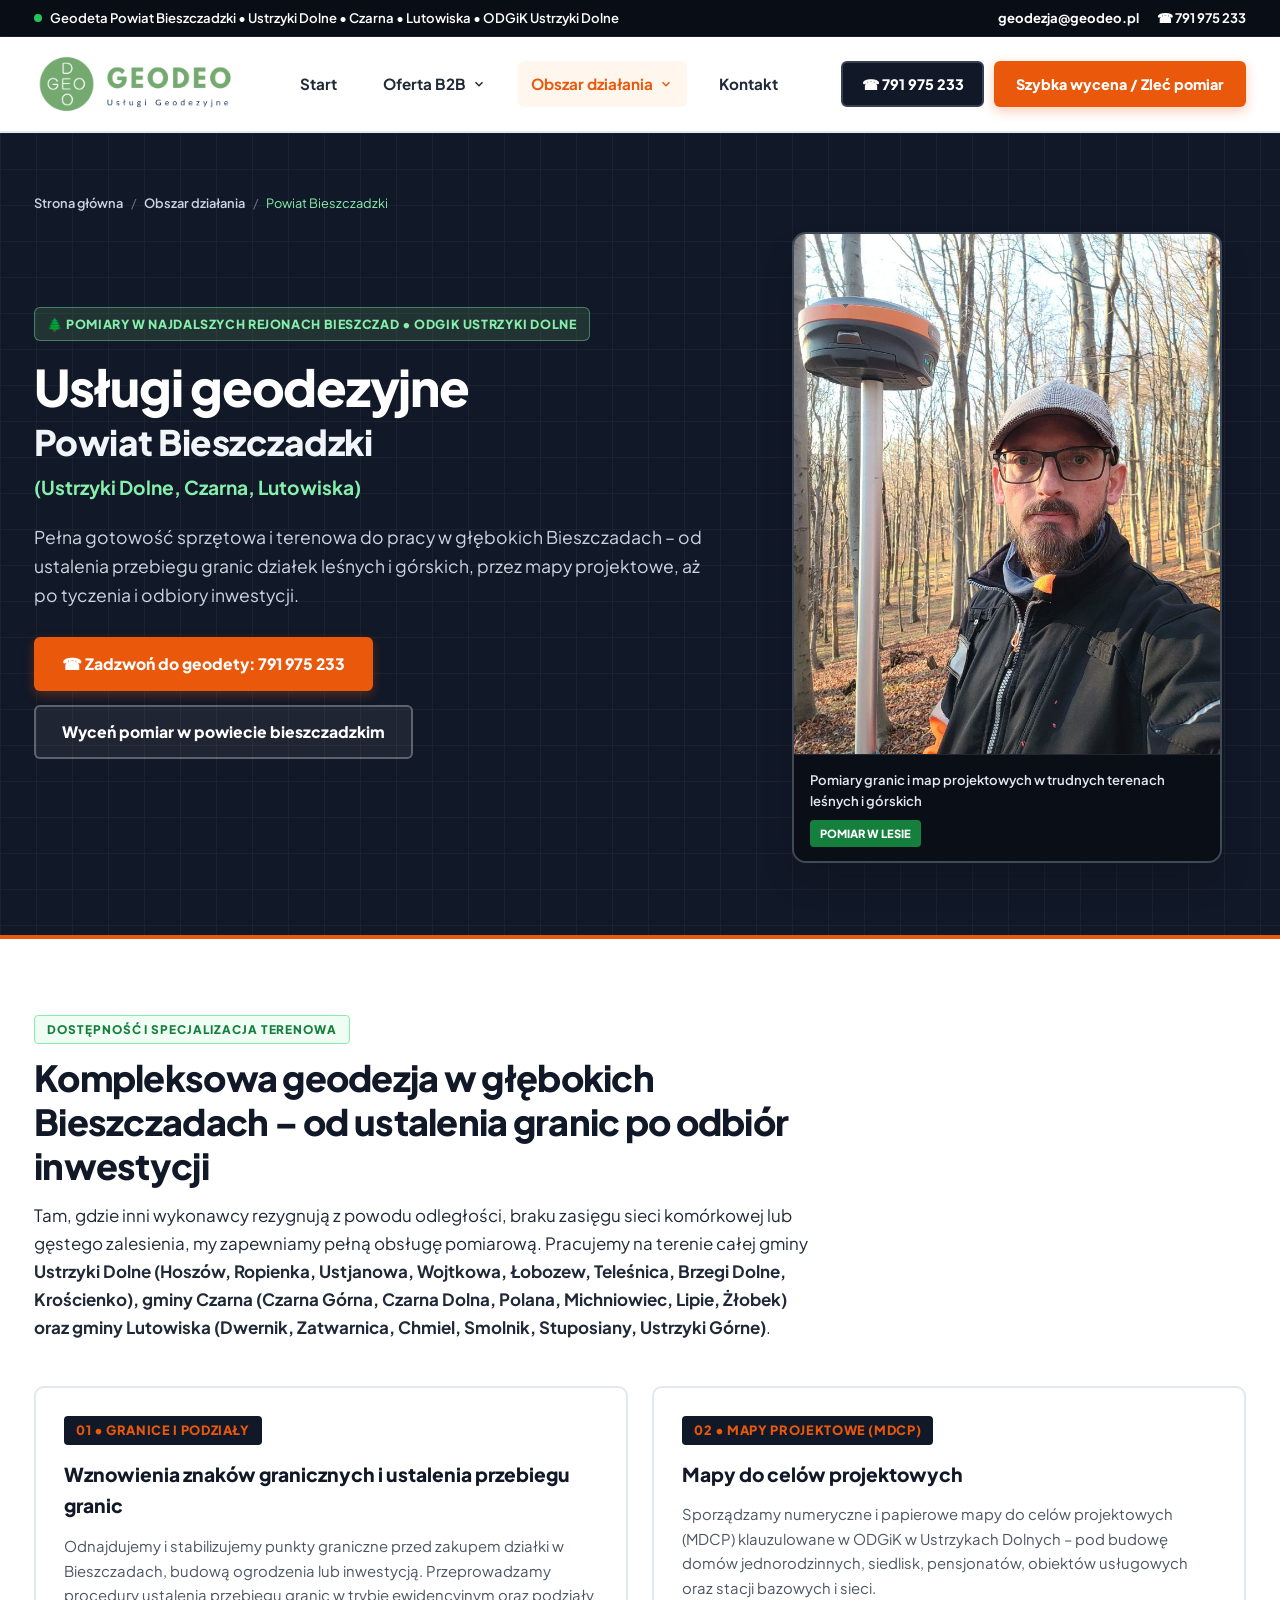
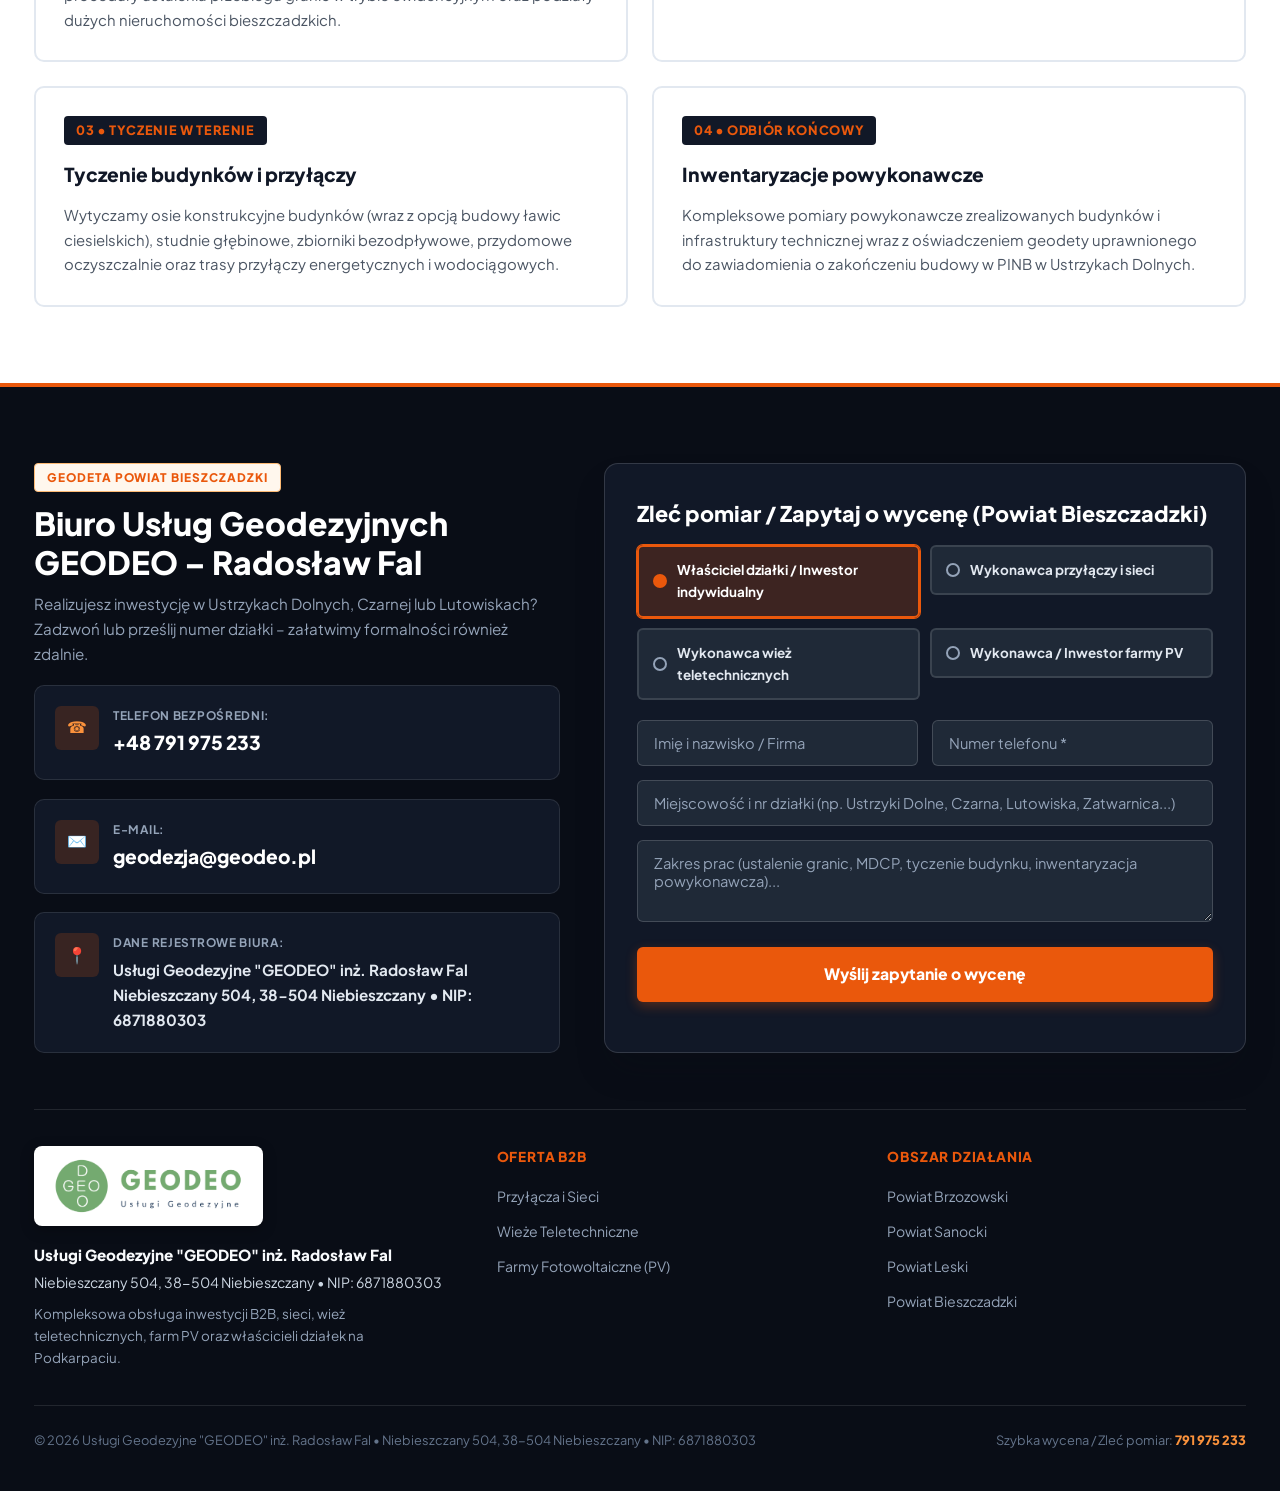
<file: geodeta-ustrzyki-lutowiska-czarna.html>
<!DOCTYPE html>
<html lang="pl">
<head>
  <meta charset="UTF-8">
  <meta name="viewport" content="width=device-width, initial-scale=1.0">
  <title>Geodeta Ustrzyki Dolne, Czarna, Lutowiska – Mapy do Celów Projektowych, Wznowienie Granic Bieszczady | GEODEO</title>
  <meta name="description" content="Geodeta Powiat Bieszczadzki: Ustrzyki Dolne, Czarna, Lutowiska. Kompleksowa geodezja w głębokich Bieszczadach – wznowienie granic, ustalenia przebiegu granic w lesie, mapy do celów projektowych (MDCP), tyczenia budynków i inwentaryzacje w ODGiK Ustrzyki Dolne. Tel. 791 975 233.">
  <meta name="keywords" content="geodeta Ustrzyki Dolne, geodeta Czarna, geodeta Lutowiska, geodeta Bieszczady, powiat bieszczadzki geodeta, mapy do celów projektowych Ustrzyki Dolne, wznowienie granic Bieszczady, ustalenie granic działki w lesie, ODGiK Ustrzyki Dolne">
  <meta name="author" content="Usługi Geodezyjne GEODEO inż. Radosław Fal">
  <meta name="robots" content="index, follow, max-image-preview:large, max-snippet:-1, max-video-preview:-1">
  <meta name="theme-color" content="#0F172A">
  <meta name="geo.region" content="PL-18">
  <meta name="geo.placename" content="Ustrzyki Dolne, Czarna, Lutowiska, Powiat bieszczadzki, Bieszczady">
  <meta name="geo.position" content="49.4297;22.5936">
  <meta name="ICBM" content="49.4297, 22.5936">
  <link rel="canonical" href="https://geodeo.pl/geodeta-ustrzyki-lutowiska-czarna.html">
  <link rel="icon" type="image/png" href="assets/img/logo-sygnet.png">

  <!-- Open Graph / Social / AI Previews -->
  <meta property="og:type" content="website">
  <meta property="og:locale" content="pl_PL">
  <meta property="og:site_name" content="Usługi Geodezyjne GEODEO inż. Radosław Fal">
  <meta property="og:title" content="Geodeta Ustrzyki Dolne, Czarna, Lutowiska | Powiat Bieszczadzki | GEODEO">
  <meta property="og:description" content="Kompleksowa geodezja w głębokich Bieszczadach – wznowienia znaków granicznych, ustalenia granic działek leśnych i górskich, mapy do celów projektowych, tyczenia i odbiory.">
  <meta property="og:url" content="https://geodeo.pl/geodeta-ustrzyki-lutowiska-czarna.html">
  <meta property="og:image" content="https://geodeo.pl/assets/img/pomiar-w-lesie-bieszczady.jpg">

  <!-- Twitter Cards -->
  <meta name="twitter:card" content="summary_large_image">
  <meta name="twitter:title" content="Geodeta Ustrzyki Dolne, Czarna, Lutowiska – Powiat Bieszczadzki | GEODEO">
  <meta name="twitter:description" content="Pomiary w głębokich Bieszczadach: wznowienia granic, MDCP, tyczenia i inwentaryzacje w ODGiK Ustrzyki Dolne. Tel. 791 975 233.">
  <meta name="twitter:image" content="https://geodeo.pl/assets/img/pomiar-w-lesie-bieszczady.jpg">

  <link rel="preconnect" href="https://fonts.googleapis.com">
  <link rel="preconnect" href="https://fonts.gstatic.com" crossorigin>
  <link href="https://fonts.googleapis.com/css2?family=Plus+Jakarta+Sans:wght@400;500;600;700;800;900&display=swap" rel="stylesheet">
  <link rel="stylesheet" href="assets/css/style.css">

  <script type="application/ld+json">
  {
    "@context": "https://schema.org",
    "@graph": [
      {
        "@type": ["LocalBusiness", "ProfessionalService"],
        "@id": "https://geodeo.pl/#organization",
        "name": "Usługi Geodezyjne \"GEODEO\" inż. Radosław Fal",
        "url": "https://geodeo.pl/geodeta-ustrzyki-lutowiska-czarna.html",
        "telephone": "+48791975233",
        "email": "geodezja@geodeo.pl",
        "taxID": "6871880303",
        "image": "https://geodeo.pl/assets/img/pomiar-w-lesie-bieszczady.jpg",
        "address": {
          "@type": "PostalAddress",
          "streetAddress": "Niebieszczany 504",
          "addressLocality": "Niebieszczany",
          "postalCode": "38-504",
          "addressRegion": "Podkarpackie",
          "addressCountry": "PL"
        },
        "areaServed": [
          { "@type": "AdministrativeArea", "name": "Powiat bieszczadzki" },
          { "@type": "City", "name": "Ustrzyki Dolne" },
          { "@type": "AdministrativeArea", "name": "Gmina Ustrzyki Dolne (Ustrzyki Dolne, Arłamów, Bandrów Narodowy, Brelików, Brzegi Dolne, Dźwiniacz Dolny, Grąziowa, Hoszowczyk, Hoszów,Jałowe, Jamna Dolna, Jamna Górna, Jureczkowa, Krościenko,Kwaszenina, Leszczowate, Liskowate, Łobozew Dolny, Łobozew Górny, Łodyna, Moczary, Nowosielce Kozickie, Ropienka, Równia, Serednica, Stańkowa, Teleśnica Oszwarowa, Teleśnica Sanna, Trójca, Trzcianiec, Ustjanowa Dolna, Ustjanowa Górna, Wojtkowa, Wojtkówka, Wola Maćkowa, Wola Romanowa, Zadwórze, Zawadka)" },
          { "@type": "AdministrativeArea", "name": "Gmina Czarna (Czarna Górna, Czarna Dolna, Bystre, Chrewt, Lipie, Michniowiec, Olchowiec, Paniszczów, Polana, Rabe, Rosolin, Serednie Małe, Tworylne, Wydrne, Żłobek)" },
          { "@type": "AdministrativeArea", "name": "Gmina Lutowiska (Lutowiska, Beniowa, Bereżki, Brzegi Górne, Caryńskie, Chmiel, Dwernik, Dźwiniacz Górny, Hulskie, Krywe, Krywka,abe,Muczne, Nasiczne, Procisne, Przysłup, Sianki, Skorodne, Smolnik, Sokoliki Górskie, Stuposiany, Tarnawa Niżna, Tarnawa Wyżna, Ustrzyki Górne, Wołosate,Zatwarnica, Żurawin)" }
        ],
        "aggregateRating": {
          "@type": "AggregateRating",
          "ratingValue": "5.0",
          "reviewCount": "122"
        }
      },
      {
        "@type": "Service",
        "name": "Usługi geodezyjne w powiecie bieszczadzkim (Ustrzyki Dolne, Czarna, Lutowiska)",
        "provider": { "@id": "https://geodeo.pl/#organization" },
        "serviceType": "Wznowienia znaków granicznych, ustalenia przebiegu granic w lesie i górach, mapy do celów projektowych, tyczenie budynków i przyłączy, inwentaryzacje powykonawcze",
        "areaServed": "Powiat bieszczadzki, Bieszczady"
      },
      {
        "@type": "BreadcrumbList",
        "itemListElement": [
          { "@type": "ListItem", "position": 1, "name": "Strona główna", "item": "https://geodeo.pl/" },
          { "@type": "ListItem", "position": 2, "name": "Obszar działania", "item": "https://geodeo.pl/#powiaty" },
          { "@type": "ListItem", "position": 3, "name": "Geodeta Powiat Bieszczadzki", "item": "https://geodeo.pl/geodeta-ustrzyki-lutowiska-czarna.html" }
        ]
      }
    ]
  }
  </script>
</head>
<body>

  <!-- TOP BAR -->
  <div class="top-bar">
    <div class="container top-bar-inner">
      <div class="status-indicator">
        <span class="status-dot"></span>
        <span>Geodeta Powiat Bieszczadzki • Ustrzyki Dolne • Czarna • Lutowiska • ODGiK Ustrzyki Dolne</span>
      </div>
      <div class="top-bar-links">
        <a href="mailto:geodezja@geodeo.pl">geodezja@geodeo.pl</a>
        <a href="tel:+48791975233">☎ 791 975 233</a>
      </div>
    </div>
  </div>

  <!-- HEADER -->
  <header class="site-header">
    <div class="container header-inner">
      <a href="index.html" class="logo-wrap" title="GEODEO – Strona główna">
        <img src="assets/img/logo-geodeo-hd.png" alt="Usługi Geodezyjne GEODEO inż. Radosław Fal – Geodeta Ustrzyki Dolne, Czarna, Lutowiska, Bieszczady" class="logo-img" width="203" height="66" loading="lazy" decoding="async">
      </a>

      <nav class="main-nav" aria-label="Nawigacja główna">
        <div class="nav-item"><a href="index.html" class="nav-link">Start</a></div>
        <div class="nav-item">
          <a href="index.html#obszary-wspolpracy" class="nav-link">
            Oferta B2B
            <svg width="14" height="14" viewBox="0 0 24 24" fill="none" stroke="currentColor" stroke-width="2.5"><polyline points="6 9 12 15 18 9"></polyline></svg>
          </a>
          <div class="dropdown-menu">
            <a href="przylacza-i-sieci.html" class="dropdown-link"><span class="dropdown-title">Przyłącza i Sieci</span></a>
            <a href="wieze-teletechniczne.html" class="dropdown-link"><span class="dropdown-title">Wieże Teletechniczne</span></a>
            <a href="farmy-fotowoltaiczne.html" class="dropdown-link"><span class="dropdown-title">Farmy Fotowoltaiczne (PV)</span></a>
          </div>
        </div>
        <div class="nav-item">
          <a href="#" class="nav-link active">
            Obszar działania
            <svg width="14" height="14" viewBox="0 0 24 24" fill="none" stroke="currentColor" stroke-width="2.5"><polyline points="6 9 12 15 18 9"></polyline></svg>
          </a>
          <div class="dropdown-menu">
            <a href="geodeta-brzozow.html" class="dropdown-link"><span class="dropdown-title">Powiat Brzozowski</span></a>
            <a href="geodeta-sanok-komancza-zagorz.html" class="dropdown-link"><span class="dropdown-title">Powiat Sanocki</span></a>
            <a href="geodeta-lesko-solina-cisna.html" class="dropdown-link"><span class="dropdown-title">Powiat Leski</span></a>
            <a href="geodeta-ustrzyki-lutowiska-czarna.html" class="dropdown-link active"><span class="dropdown-title">Powiat Bieszczadzki</span></a>
          </div>
        </div>
        <div class="nav-item"><a href="#kontakt" class="nav-link">Kontakt</a></div>
      </nav>

      <div class="header-cta">
        <a href="tel:+48791975233" class="btn btn-dark">☎ 791 975 233</a>
        <a href="#kontakt" class="btn btn-orange">Szybka wycena / Zleć pomiar</a>
        <button class="mobile-menu-btn" aria-label="Menu">☰</button>
      </div>
    </div>
  </header>

  <!-- MOBILE DRAWER -->
  <div id="mobile-drawer" class="mobile-drawer">
    <div class="mobile-drawer-top">
      <img src="assets/img/logo-geodeo-hd.png" alt="Logo Usługi Geodezyjne GEODEO inż. Radosław Fal" width="147" height="42" loading="lazy" decoding="async" style="height: 42px; background:#fff; padding:4px 8px; border-radius:6px;">
      <button class="mobile-drawer-close" aria-label="Zamknij menu">✕</button>
    </div>
    <div class="mobile-nav-group">
      <div class="mobile-nav-label">Powiaty – Obsługa Działek</div>
      <a href="geodeta-brzozow.html" class="mobile-nav-link">➔ Powiat Brzozowski</a>
      <a href="geodeta-sanok-komancza-zagorz.html" class="mobile-nav-link">➔ Powiat Sanocki</a>
      <a href="geodeta-lesko-solina-cisna.html" class="mobile-nav-link">➔ Powiat Leski</a>
      <a href="geodeta-ustrzyki-lutowiska-czarna.html" class="mobile-nav-link">➔ Powiat Bieszczadzki (Ustrzyki, Czarna, Lutowiska)</a>
    </div>
    <div class="mobile-nav-group">
      <div class="mobile-nav-label">Oferta B2B</div>
      <a href="przylacza-i-sieci.html" class="mobile-nav-link">➔ Przyłącza i Sieci</a>
      <a href="wieze-teletechniczne.html" class="mobile-nav-link">➔ Wieże Teletechniczne</a>
      <a href="farmy-fotowoltaiczne.html" class="mobile-nav-link">➔ Farmy Fotowoltaiczne (PV)</a>
    </div>
    <a href="tel:+48791975233" class="btn btn-orange btn-lg" style="margin-top:auto;">☎ Zadzwoń: 791 975 233</a>
  </div>

  <main>

    <!-- HERO SECTION -->
    <section class="hero-tech bg-tech-grid">
      <div class="container">
        <nav class="breadcrumbs" aria-label="Ścieżka nawigacji">
          <a href="index.html">Strona główna</a>
          <span class="sep">/</span>
          <a href="index.html#powiaty">Obszar działania</a>
          <span class="sep">/</span>
          <span style="color:#86EFAC;">Powiat Bieszczadzki</span>
        </nav>

        <div class="hero-grid">
          <div>
            <div class="tech-eyebrow green">
              <span>🌲 Pomiary w Najdalszych Rejonach Bieszczad • ODGiK Ustrzyki Dolne</span>
            </div>

            <h1 class="hero-h1 hero-h1-county">
              <span class="county-h1-main">Usługi geodezyjne</span>
              <span class="county-h1-region">Powiat Bieszczadzki</span>
              <span class="county-h1-gminy accent-green">(Ustrzyki Dolne, Czarna, Lutowiska)</span>
            </h1>

            <p class="hero-lead">
              Pełna gotowość sprzętowa i terenowa do pracy w głębokich Bieszczadach – od ustalenia przebiegu granic działek leśnych i górskich, przez mapy projektowe, aż po tyczenia i odbiory inwestycji.
            </p>

            <div class="hero-cta-row">
              <a href="tel:+48791975233" class="btn btn-orange btn-lg">
                <span>☎ Zadzwoń do geodety: 791 975 233</span>
              </a>
              <a href="#kontakt" class="btn btn-outline-light btn-lg">
                <span>Wyceń pomiar w powiecie bieszczadzkim</span>
              </a>
            </div>
          </div>

          <div class="hero-visual-frame portrait-frame">
            <img src="assets/img/pomiar-w-lesie-bieszczady.jpg" alt="Geodeta Bieszczady Ustrzyki Dolne Czarna Lutowiska – pomiar i wznowienie granic działki w lesie odbiornikiem GNSS" width="768" height="1024" width="768" height="1024" loading="lazy" decoding="async">
            <div class="hero-visual-caption">
              <span class="caption-text">Pomiary granic i map projektowych w trudnych terenach leśnych i górskich</span>
              <span class="caption-badge" style="background:var(--geodeo-green-dark);">Pomiar w Lesie</span>
            </div>
          </div>
        </div>
      </div>
    </section>

    <!-- KOMPLEKSOWA GEODEZJA W GŁĘBOKICH BIESZCZADACH -->
    <section class="section section-white">
      <div class="container">
        <div class="section-header">
          <span class="section-tag green">Dostępność i Specjalizacja Terenowa</span>
          <h2 class="section-h2">Kompleksowa geodezja w głębokich Bieszczadach – od ustalenia granic po odbiór inwestycji</h2>
          <p class="section-lead" style="color:var(--graphite-800); font-size:1.06rem; margin-top:14px;">
            Tam, gdzie inni wykonawcy rezygnują z powodu odległości, braku zasięgu sieci komórkowej lub gęstego zalesienia, my zapewniamy pełną obsługę pomiarową. Pracujemy na terenie całej gminy <strong>Ustrzyki Dolne (Hoszów, Ropienka, Ustjanowa, Wojtkowa, Łobozew, Teleśnica, Brzegi Dolne, Krościenko), gminy Czarna (Czarna Górna, Czarna Dolna, Polana, Michniowiec, Lipie, Żłobek) oraz gminy Lutowiska (Dwernik, Zatwarnica, Chmiel, Smolnik, Stuposiany, Ustrzyki Górne)</strong>.
          </p>
        </div>

        <div class="advantages-grid">
          <div class="tech-step-card">
            <span class="tech-step-num">01 • GRANICE I PODZIAŁY</span>
            <h3 class="tech-step-h3">Wznowienia znaków granicznych i ustalenia przebiegu granic</h3>
            <p style="font-size:0.93rem; color:var(--graphite-600);">
              Odnajdujemy i stabilizujemy punkty graniczne przed zakupem działki w Bieszczadach, budową ogrodzenia lub inwestycją. Przeprowadzamy procedury ustalenia przebiegu granic w trybie ewidencyjnym oraz podziały dużych nieruchomości bieszczadzkich.
            </p>
          </div>

          <div class="tech-step-card">
            <span class="tech-step-num">02 • MAPY PROJEKTOWE (MDCP)</span>
            <h3 class="tech-step-h3">Mapy do celów projektowych</h3>
            <p style="font-size:0.93rem; color:var(--graphite-600);">
              Sporządzamy numeryczne i papierowe mapy do celów projektowych (MDCP) klauzulowane w ODGiK w Ustrzykach Dolnych – pod budowę domów jednorodzinnych, siedlisk, pensjonatów, obiektów usługowych oraz stacji bazowych i sieci.
            </p>
          </div>

          <div class="tech-step-card">
            <span class="tech-step-num">03 • TYCZENIE W TERENIE</span>
            <h3 class="tech-step-h3">Tyczenie budynków i przyłączy</h3>
            <p style="font-size:0.93rem; color:var(--graphite-600);">
              Wytyczamy osie konstrukcyjne budynków (wraz z opcją budowy ławic ciesielskich), studnie głębinowe, zbiorniki bezodpływowe, przydomowe oczyszczalnie oraz trasy przyłączy energetycznych i wodociągowych.
            </p>
          </div>

          <div class="tech-step-card">
            <span class="tech-step-num">04 • ODBIÓR KOŃCOWY</span>
            <h3 class="tech-step-h3">Inwentaryzacje powykonawcze</h3>
            <p style="font-size:0.93rem; color:var(--graphite-600);">
              Kompleksowe pomiary powykonawcze zrealizowanych budynków i infrastruktury technicznej wraz z oświadczeniem geodety uprawnionego do zawiadomienia o zakończeniu budowy w PINB w Ustrzykach Dolnych.
            </p>
          </div>
        </div>
      </div>
    </section>

  </main>

  <!-- KONTAKT I STOPKA -->
  <footer id="kontakt" class="contact-section">
    <div class="container">
      <div class="contact-grid">
        <div class="contact-info-panel">
          <div>
            <span class="section-tag">Geodeta Powiat Bieszczadzki</span>
            <h2 style="font-size:2rem; font-weight:900; color:#fff; line-height:1.2;">Biuro Usług Geodezyjnych GEODEO – Radosław Fal</h2>
            <p style="color:#94A3B8; margin-top:10px; font-size:0.95rem;">
              Realizujesz inwestycję w Ustrzykach Dolnych, Czarnej lub Lutowiskach? Zadzwoń lub prześlij numer działki – załatwimy formalności również zdalnie.
            </p>
          </div>
          <div class="contact-card-item">
            <div class="contact-icon">☎</div>
            <div>
              <div class="contact-lbl">Telefon bezpośredni:</div>
              <div class="contact-val"><a href="tel:+48791975233">+48 791 975 233</a></div>
            </div>
          </div>
          <div class="contact-card-item">
            <div class="contact-icon">✉️</div>
            <div>
              <div class="contact-lbl">E-mail:</div>
              <div class="contact-val"><a href="mailto:geodezja@geodeo.pl">geodezja@geodeo.pl</a></div>
            </div>
          </div>
          <div class="contact-card-item">
            <div class="contact-icon">📍</div>
            <div>
              <div class="contact-lbl">Dane rejestrowe biura:</div>
              <div style="font-size:0.95rem; font-weight:700; color:#E2E8F0; margin-top:4px;">
                Usługi Geodezyjne "GEODEO" inż. Radosław Fal<br>
                Niebieszczany 504, 38-504 Niebieszczany • NIP: 6871880303
              </div>
            </div>
          </div>
        </div>

        <div class="contact-form-panel">
          <h3 style="font-size:1.35rem; font-weight:800; margin-bottom:14px; color:#fff;">Zleć pomiar / Zapytaj o wycenę (Powiat Bieszczadzki)</h3>
          <form id="geodeo-inquiry-form">
            <div class="profile-selector-grid">
              <label class="profile-option">
                <input type="radio" name="client_profile" value="Właściciel działki / Inwestor indywidualny (Brzozów, Sanok, Lesko, Bieszczady)" checked>
                <span class="profile-btn-box"><span class="profile-dot"></span><span>Właściciel działki / Inwestor indywidualny</span></span>
              </label>
              <label class="profile-option">
                <input type="radio" name="client_profile" value="Wykonawca przyłączy i sieci">
                <span class="profile-btn-box"><span class="profile-dot"></span><span>Wykonawca przyłączy i sieci</span></span>
              </label>
              <label class="profile-option">
                <input type="radio" name="client_profile" value="Wykonawca wież teletechnicznych">
                <span class="profile-btn-box"><span class="profile-dot"></span><span>Wykonawca wież teletechnicznych</span></span>
              </label>
              <label class="profile-option">
                <input type="radio" name="client_profile" value="Wykonawca / Inwestor farmy PV">
                <span class="profile-btn-box"><span class="profile-dot"></span><span>Wykonawca / Inwestor farmy PV</span></span>
              </label>
            </div>
            <div class="form-row-2">
              <input type="text" name="client_name" class="form-input" placeholder="Imię i nazwisko / Firma" required>
              <input type="tel" name="client_phone" class="form-input" placeholder="Numer telefonu *" required>
            </div>
            <div style="margin-bottom:14px;">
              <input type="text" name="project_location" class="form-input" placeholder="Miejscowość i nr działki (np. Ustrzyki Dolne, Czarna, Lutowiska, Zatwarnica...)">
            </div>
            <div style="margin-bottom:18px;">
              <textarea name="project_details" rows="3" class="form-input" placeholder="Zakres prac (ustalenie granic, MDCP, tyczenie budynku, inwentaryzacja powykonawcza)..."></textarea>
            </div>
            <button type="submit" class="btn btn-orange btn-lg" style="width:100%;">Wyślij zapytanie o wycenę</button>
          </form>
        </div>
      </div>

      <div class="footer-matrix">
        <div>
          <img src="assets/img/logo-geodeo-hd.png" alt="Usługi Geodezyjne GEODEO inż. Radosław Fal – Geodeta Ustrzyki Dolne, Czarna, Lutowiska, Bieszczady" width="280" height="80" loading="lazy" decoding="async" style="height:80px; width:auto; background:#fff; padding:8px 16px; border-radius:8px; margin-bottom:16px; box-shadow: 0 4px 14px rgba(0,0,0,0.25);">
          <div style="font-size:0.95rem; font-weight:800; color:#F8FAFC; margin-bottom:4px;">
            Usługi Geodezyjne "GEODEO" inż. Radosław Fal
          </div>
          <div style="font-size:0.88rem; color:#CBD5E1; margin-bottom:8px;">
            Niebieszczany 504, 38-504 Niebieszczany • NIP: 6871880303
          </div>
          <p style="font-size:0.84rem; color:#94A3B8; max-width:360px;">
            Kompleksowa obsługa inwestycji B2B, sieci, wież teletechnicznych, farm PV oraz właścicieli działek na Podkarpaciu.
          </p>
        </div>
        <div>
          <div class="footer-col-title">Oferta B2B</div>
          <ul class="footer-links-list">
            <li><a href="przylacza-i-sieci.html">Przyłącza i Sieci</a></li>
            <li><a href="wieze-teletechniczne.html">Wieże Teletechniczne</a></li>
            <li><a href="farmy-fotowoltaiczne.html">Farmy Fotowoltaiczne (PV)</a></li>
          </ul>
        </div>
        <div>
          <div class="footer-col-title">Obszar działania</div>
          <ul class="footer-links-list">
            <li><a href="geodeta-brzozow.html">Powiat Brzozowski</a></li>
            <li><a href="geodeta-sanok-komancza-zagorz.html">Powiat Sanocki</a></li>
            <li><a href="geodeta-lesko-solina-cisna.html">Powiat Leski</a></li>
            <li><a href="geodeta-ustrzyki-lutowiska-czarna.html">Powiat Bieszczadzki</a></li>
          </ul>
        </div>
      </div>
      <div class="footer-bottom-bar">
        <div>© 2026 Usługi Geodezyjne "GEODEO" inż. Radosław Fal • Niebieszczany 504, 38-504 Niebieszczany • NIP: 6871880303</div>
        <div>Szybka wycena / Zleć pomiar: <a href="tel:+48791975233" style="color:#FB923C; font-weight:800;">791 975 233</a></div>
      </div>
    </div>
  </footer>

  <div class="mobile-sticky-cta">
    <a href="tel:+48791975233" class="mobile-sticky-call">☎ Zadzwoń: 791 975 233</a>
    <a href="#kontakt" class="mobile-sticky-quote">Szybka wycena</a>
  </div>

  <script src="assets/js/main.js" defer></script>
</body>
</html>
</file>
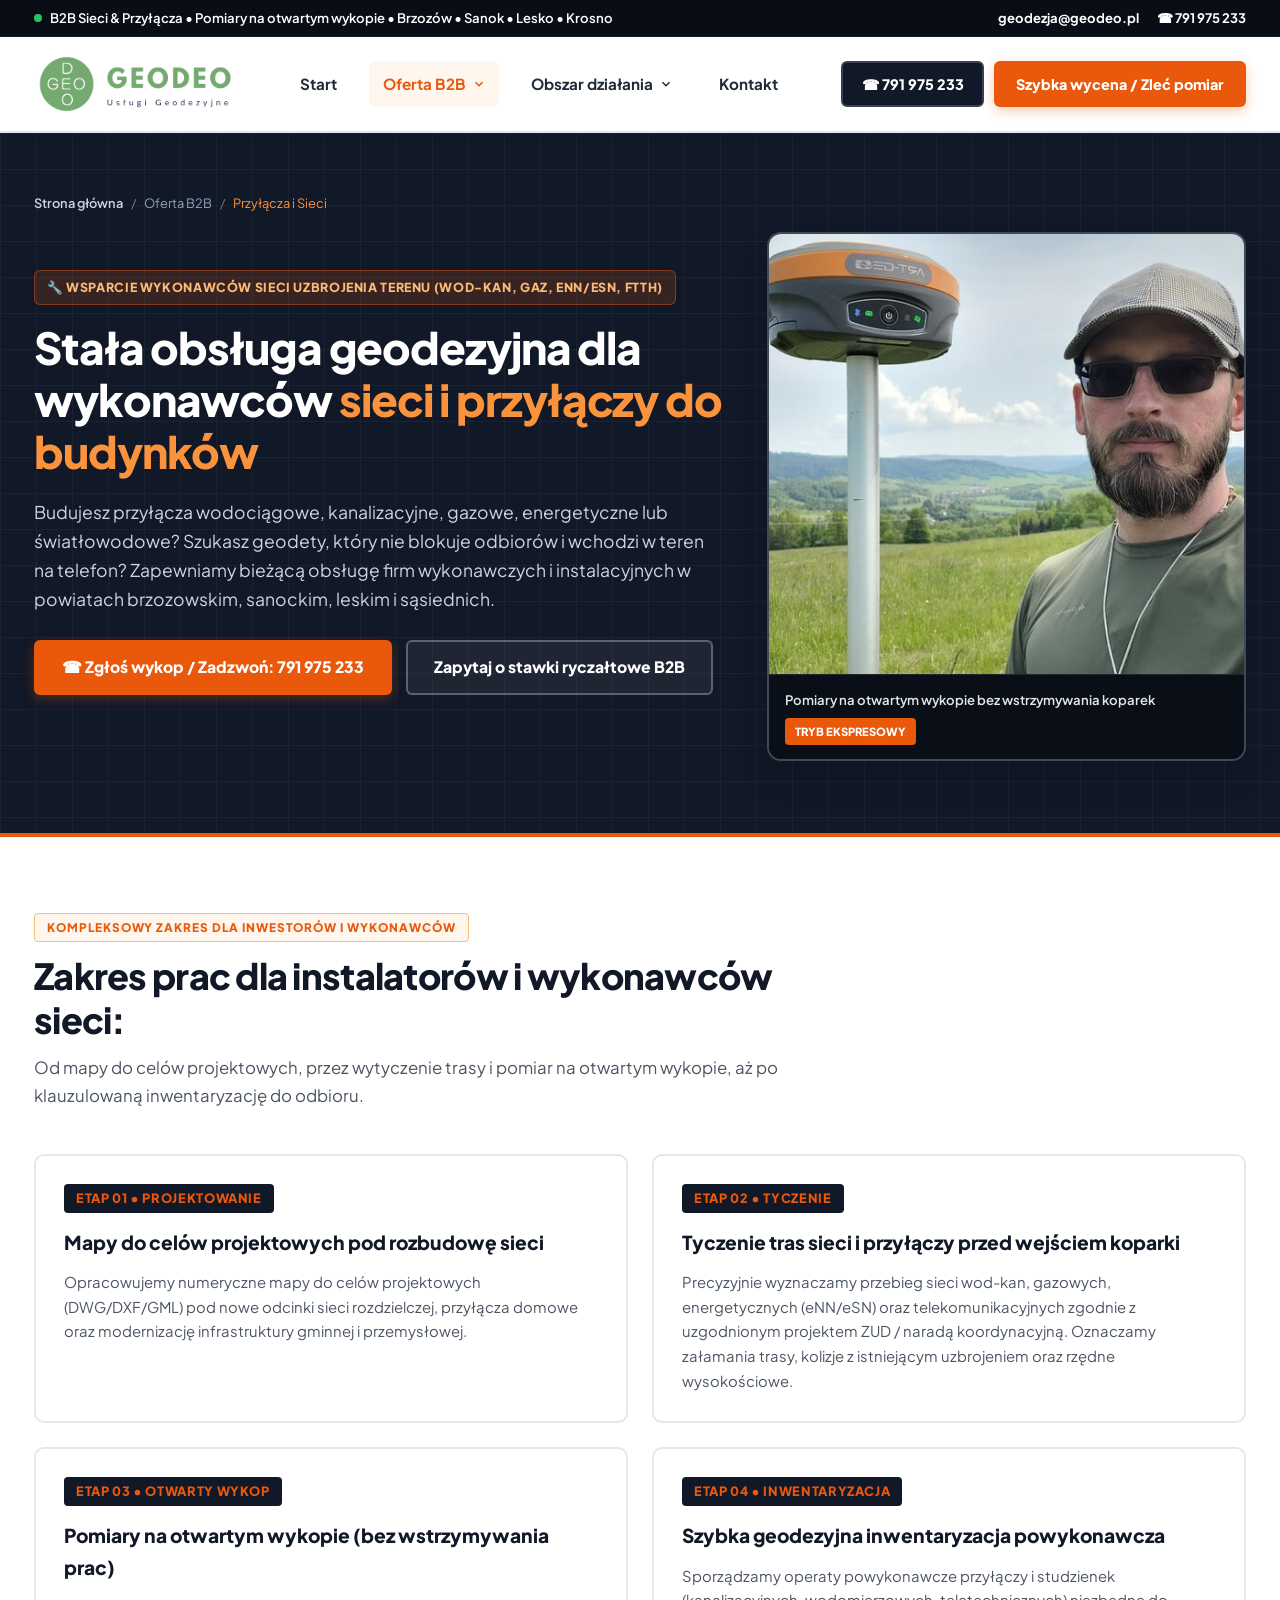
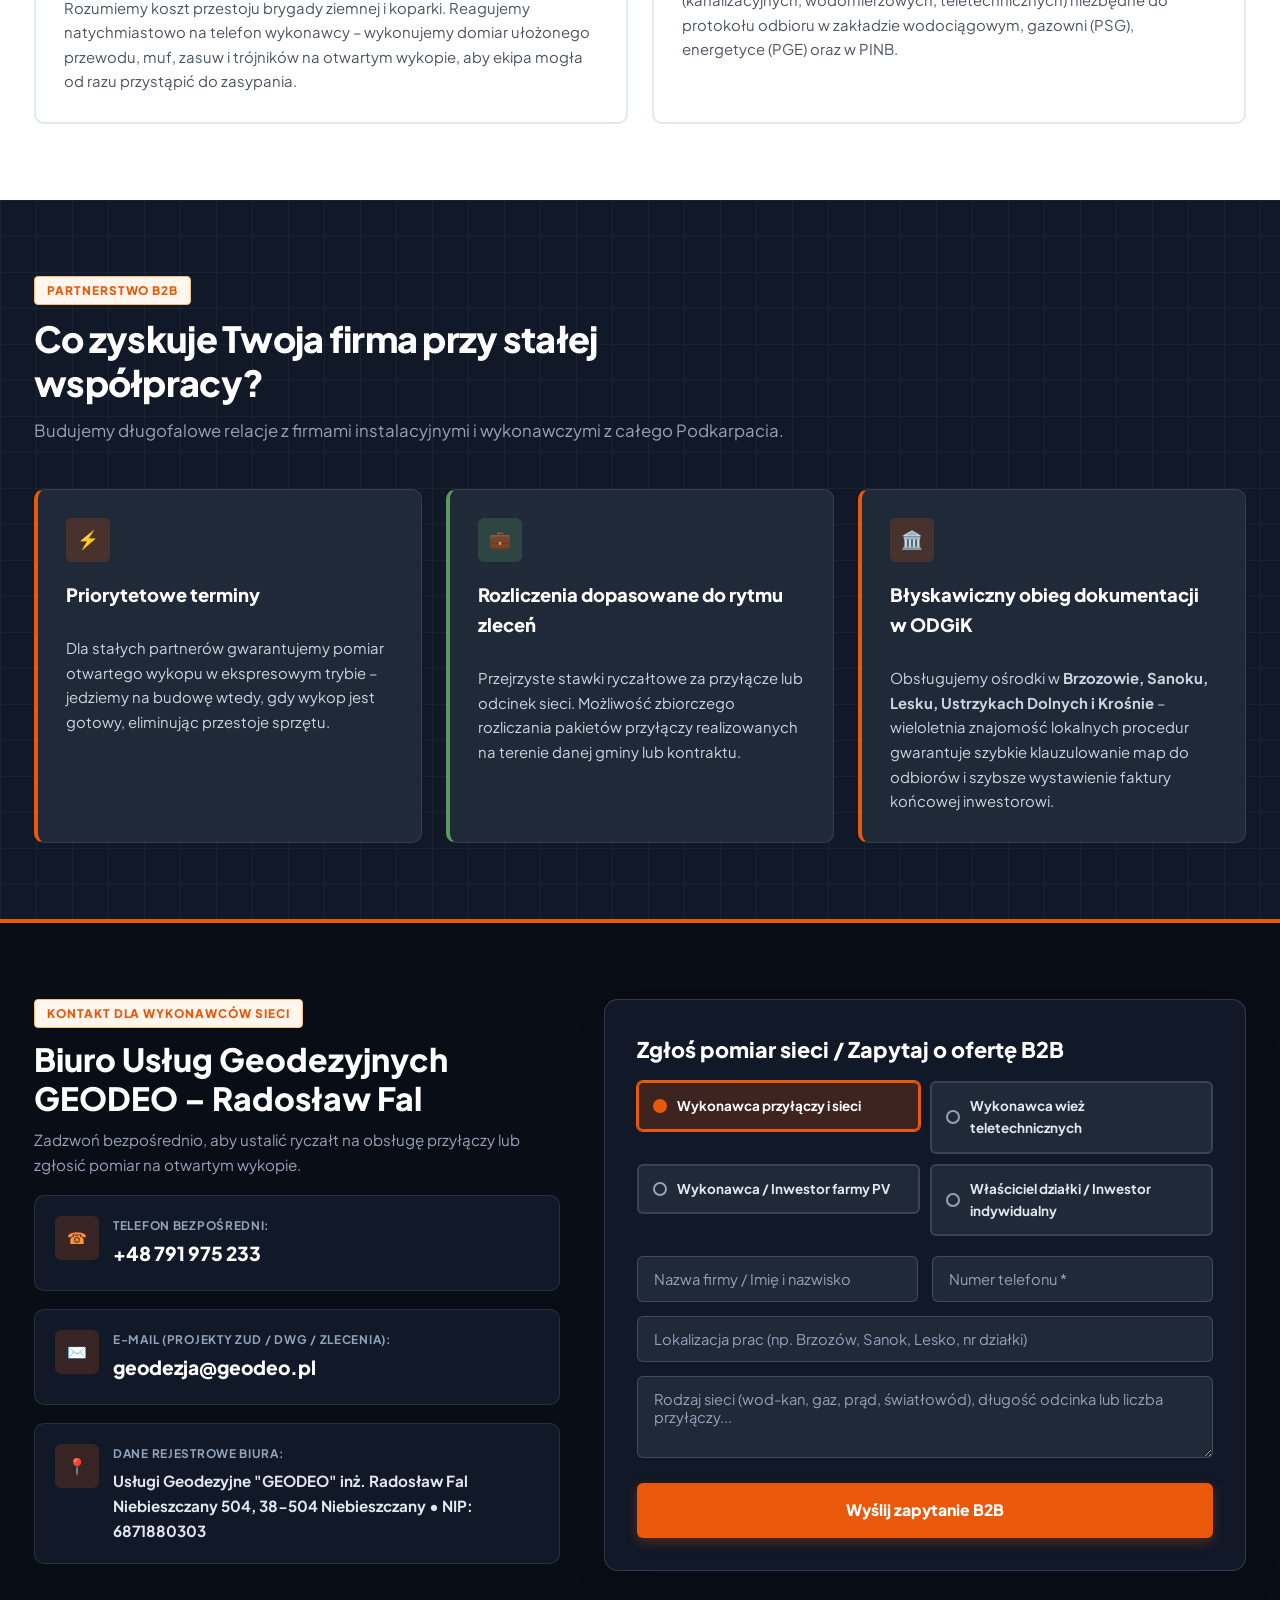
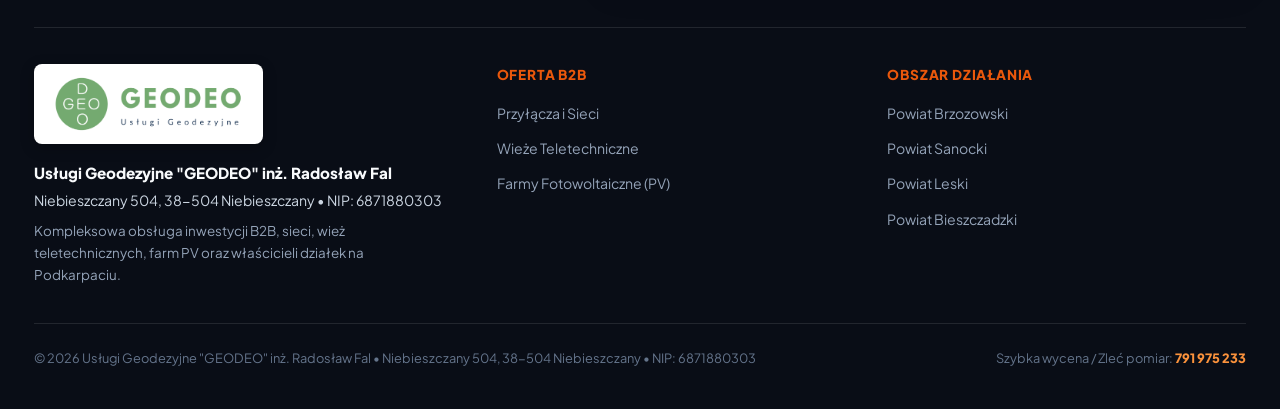
<file: przylacza-i-sieci.html>
<!DOCTYPE html>
<html lang="pl">
<head>
  <meta charset="UTF-8">
  <meta name="viewport" content="width=device-width, initial-scale=1.0">
  <title>Obsługa Geodezyjna Przyłączy i Sieci (Wod-Kan, Gaz, Prąd) – Geodeta Brzozów, Sanok, Lesko, Bieszczady | GEODEO</title>
  <meta name="description" content="Stała obsługa geodezyjna dla wykonawców sieci i przyłączy (wod-kan, gaz, prąd eNN/eSN, światłowody). Mapy do celów projektowych, tyczenia, pomiary na otwartym wykopie i szybkie inwentaryzacje w ODGiK Brzozów, Sanok, Lesko, Ustrzyki Dolne, Krosno. Tel. 791 975 233.">
  <meta name="keywords" content="obsługa geodezyjna sieci, tyczenie przyłączy, inwentaryzacja powykonawcza przyłącza, geodeta na otwartym wykopie, geodeta wod-kan gaz prąd, mapy do celów projektowych sieci, geodeta Sanok, geodeta Brzozów, geodeta Lesko, geodeta Bieszczady">
  <meta name="author" content="Usługi Geodezyjne GEODEO inż. Radosław Fal">
  <meta name="robots" content="index, follow, max-image-preview:large, max-snippet:-1, max-video-preview:-1">
  <meta name="theme-color" content="#0F172A">
  <meta name="geo.region" content="PL-18">
  <meta name="geo.placename" content="Brzozów, Sanok, Lesko, Ustrzyki Dolne, Bieszczady, Krosno">
  <meta name="geo.position" content="49.5039;22.1381">
  <meta name="ICBM" content="49.5039, 22.1381">
  <link rel="canonical" href="https://geodeo.pl/przylacza-i-sieci.html">
  <link rel="icon" type="image/png" href="assets/img/logo-sygnet.png">

  <!-- Open Graph / Social / AI Previews -->
  <meta property="og:type" content="website">
  <meta property="og:locale" content="pl_PL">
  <meta property="og:site_name" content="Usługi Geodezyjne GEODEO inż. Radosław Fal">
  <meta property="og:title" content="Obsługa Geodezyjna Przyłączy i Sieci – Brzozów, Sanok, Lesko, Bieszczady | GEODEO">
  <meta property="og:description" content="Stała obsługa geodezyjna dla wykonawców sieci wod-kan, gazowych, energetycznych i światłowodowych. Pomiary na otwartym wykopie i szybkie inwentaryzacje powykonawcze.">
  <meta property="og:url" content="https://geodeo.pl/przylacza-i-sieci.html">
  <meta property="og:image" content="https://geodeo.pl/assets/img/sprzet-gps.jpg">

  <!-- Twitter Cards -->
  <meta name="twitter:card" content="summary_large_image">
  <meta name="twitter:title" content="Obsługa Geodezyjna Przyłączy i Sieci – Sanok, Brzozów, Lesko, Bieszczady | GEODEO">
  <meta name="twitter:description" content="Tyczenia tras sieci, pomiary na otwartym wykopie i inwentaryzacje powykonawcze wod-kan, gaz, prąd, światłowód. Tel. 791 975 233.">
  <meta name="twitter:image" content="https://geodeo.pl/assets/img/sprzet-gps.jpg">

  <link rel="preconnect" href="https://fonts.googleapis.com">
  <link rel="preconnect" href="https://fonts.gstatic.com" crossorigin>
  <link href="https://fonts.googleapis.com/css2?family=Plus+Jakarta+Sans:wght@400;500;600;700;800;900&display=swap" rel="stylesheet">
  <link rel="stylesheet" href="assets/css/style.css">

  <script type="application/ld+json">
  {
    "@context": "https://schema.org",
    "@graph": [
      {
        "@type": ["LocalBusiness", "ProfessionalService"],
        "@id": "https://geodeo.pl/#organization",
        "name": "Usługi Geodezyjne \"GEODEO\" inż. Radosław Fal",
        "url": "https://geodeo.pl/przylacza-i-sieci.html",
        "telephone": "+48791975233",
        "email": "geodezja@geodeo.pl",
        "taxID": "6871880303",
        "image": "https://geodeo.pl/assets/img/sprzet-gps.jpg",
        "address": {
          "@type": "PostalAddress",
          "streetAddress": "Niebieszczany 504",
          "addressLocality": "Niebieszczany",
          "postalCode": "38-504",
          "addressRegion": "Podkarpackie",
          "addressCountry": "PL"
        },
        "areaServed": ["Powiat brzozowski", "Powiat sanocki", "Powiat leski", "Powiat bieszczadzki", "Powiat krośnieński", "Bieszczady"],
        "aggregateRating": {
          "@type": "AggregateRating",
          "ratingValue": "5.0",
          "reviewCount": "122"
        }
      },
      {
        "@type": "Service",
        "name": "Obsługa geodezyjna wykonawców sieci i przyłączy (wod-kan, gaz, prąd eNN/eSN, światłowody)",
        "provider": { "@id": "https://geodeo.pl/#organization" },
        "serviceType": "Mapy do celów projektowych pod sieci, tyczenie tras sieci i przyłączy, pomiary na otwartym wykopie, geodezyjna inwentaryzacja powykonawcza",
        "areaServed": ["Powiat brzozowski", "Powiat sanocki", "Powiat leski", "Powiat bieszczadzki", "Powiat krośnieński"]
      },
      {
        "@type": "BreadcrumbList",
        "itemListElement": [
          { "@type": "ListItem", "position": 1, "name": "Strona główna", "item": "https://geodeo.pl/" },
          { "@type": "ListItem", "position": 2, "name": "Oferta B2B", "item": "https://geodeo.pl/#obszary-wspolpracy" },
          { "@type": "ListItem", "position": 3, "name": "Przyłącza i Sieci", "item": "https://geodeo.pl/przylacza-i-sieci.html" }
        ]
      }
    ]
  }
  </script>
</head>
<body>

  <!-- TOP STATUS BAR -->
  <div class="top-bar">
    <div class="container top-bar-inner">
      <div class="status-indicator">
        <span class="status-dot"></span>
        <span>B2B Sieci & Przyłącza • Pomiary na otwartym wykopie • Brzozów • Sanok • Lesko • Krosno</span>
      </div>
      <div class="top-bar-links">
        <a href="mailto:geodezja@geodeo.pl">geodezja@geodeo.pl</a>
        <a href="tel:+48791975233">☎ 791 975 233</a>
      </div>
    </div>
  </div>

  <!-- HEADER -->
  <header class="site-header">
    <div class="container header-inner">
      <a href="index.html" class="logo-wrap" title="GEODEO – Strona główna">
        <img src="assets/img/logo-geodeo-hd.png" alt="Usługi Geodezyjne GEODEO inż. Radosław Fal – Obsługa Geodezyjna Przyłączy i Sieci" class="logo-img" width="203" height="66" loading="lazy" decoding="async">
      </a>

      <nav class="main-nav" aria-label="Nawigacja główna">
        <div class="nav-item"><a href="index.html" class="nav-link">Start</a></div>
        <div class="nav-item">
          <a href="#" class="nav-link active">
            Oferta B2B
            <svg width="14" height="14" viewBox="0 0 24 24" fill="none" stroke="currentColor" stroke-width="2.5"><polyline points="6 9 12 15 18 9"></polyline></svg>
          </a>
          <div class="dropdown-menu">
            <a href="przylacza-i-sieci.html" class="dropdown-link active">
              <span class="dropdown-title">Przyłącza i Sieci (Wod-Kan, Gaz, Prąd)</span>
              <span class="dropdown-sub">Tyczenia i inwentaryzacje na otwartym wykopie</span>
            </a>
            <a href="wieze-teletechniczne.html" class="dropdown-link">
              <span class="dropdown-title">Wieże Teletechniczne i Stacje Bazowe</span>
              <span class="dropdown-sub">MDCP, tyczenia, pionowość masztów, odbiory</span>
            </a>
            <a href="farmy-fotowoltaiczne.html" class="dropdown-link">
              <span class="dropdown-title">Farmy Fotowoltaiczne (PV) i Trasy SN</span>
              <span class="dropdown-sub">Obsługa OZE od 1 MW wzwyż, masowe tyczenie stołów</span>
            </a>
          </div>
        </div>
        <div class="nav-item">
          <a href="index.html#powiaty" class="nav-link">
            Obszar działania
            <svg width="14" height="14" viewBox="0 0 24 24" fill="none" stroke="currentColor" stroke-width="2.5"><polyline points="6 9 12 15 18 9"></polyline></svg>
          </a>
          <div class="dropdown-menu">
            <a href="geodeta-brzozow.html" class="dropdown-link"><span class="dropdown-title">Powiat Brzozowski</span></a>
            <a href="geodeta-sanok-komancza-zagorz.html" class="dropdown-link"><span class="dropdown-title">Powiat Sanocki</span></a>
            <a href="geodeta-lesko-solina-cisna.html" class="dropdown-link"><span class="dropdown-title">Powiat Leski</span></a>
            <a href="geodeta-ustrzyki-lutowiska-czarna.html" class="dropdown-link"><span class="dropdown-title">Powiat Bieszczadzki</span></a>
          </div>
        </div>
        <div class="nav-item"><a href="#kontakt" class="nav-link">Kontakt</a></div>
      </nav>

      <div class="header-cta">
        <a href="tel:+48791975233" class="btn btn-dark">☎ 791 975 233</a>
        <a href="#kontakt" class="btn btn-orange">Szybka wycena / Zleć pomiar</a>
        <button class="mobile-menu-btn" aria-label="Menu">☰</button>
      </div>
    </div>
  </header>

  <!-- MOBILE DRAWER -->
  <div id="mobile-drawer" class="mobile-drawer">
    <div class="mobile-drawer-top">
      <img src="assets/img/logo-geodeo-hd.png" alt="Logo Usługi Geodezyjne GEODEO inż. Radosław Fal" width="147" height="42" loading="lazy" decoding="async" style="height: 42px; background:#fff; padding:4px 8px; border-radius:6px;">
      <button class="mobile-drawer-close" aria-label="Zamknij menu">✕</button>
    </div>
    <div class="mobile-nav-group">
      <div class="mobile-nav-label">Usługi Inżynieryjne B2B</div>
      <a href="przylacza-i-sieci.html" class="mobile-nav-link">➔ Przyłącza i Sieci (Wod-Kan, Gaz, Prąd)</a>
      <a href="wieze-teletechniczne.html" class="mobile-nav-link">➔ Wieże Teletechniczne i Stacje Bazowe</a>
      <a href="farmy-fotowoltaiczne.html" class="mobile-nav-link">➔ Farmy Fotowoltaiczne (PV) i Trasy SN</a>
    </div>
    <div class="mobile-nav-group">
      <div class="mobile-nav-label">Powiaty – Obsługa Działek</div>
      <a href="geodeta-brzozow.html" class="mobile-nav-link">➔ Powiat Brzozowski</a>
      <a href="geodeta-sanok-komancza-zagorz.html" class="mobile-nav-link">➔ Powiat Sanocki</a>
      <a href="geodeta-lesko-solina-cisna.html" class="mobile-nav-link">➔ Powiat Leski</a>
      <a href="geodeta-ustrzyki-lutowiska-czarna.html" class="mobile-nav-link">➔ Powiat Bieszczadzki</a>
    </div>
    <a href="tel:+48791975233" class="btn btn-orange btn-lg" style="margin-top:auto;">☎ Zadzwoń: 791 975 233</a>
  </div>

  <main>

    <!-- HERO SECTION -->
    <section class="hero-tech bg-tech-grid">
      <div class="container">
        <nav class="breadcrumbs" aria-label="Ścieżka nawigacji">
          <a href="index.html">Strona główna</a>
          <span class="sep">/</span>
          <span>Oferta B2B</span>
          <span class="sep">/</span>
          <span style="color:#FB923C;">Przyłącza i Sieci</span>
        </nav>

        <div class="hero-grid">
          <div>
            <div class="tech-eyebrow">
              <span>🔧 Wsparcie Wykonawców Sieci Uzbrojenia Terenu (Wod-Kan, Gaz, eNN/eSN, FTTH)</span>
            </div>

            <h1 class="hero-h1">
              Stała obsługa geodezyjna dla wykonawców <span class="accent-orange">sieci i przyłączy do budynków</span>
            </h1>

            <p class="hero-lead">
              Budujesz przyłącza wodociągowe, kanalizacyjne, gazowe, energetyczne lub światłowodowe? Szukasz geodety, który nie blokuje odbiorów i wchodzi w teren na telefon? Zapewniamy bieżącą obsługę firm wykonawczych i instalacyjnych w powiatach brzozowskim, sanockim, leskim i sąsiednich.
            </p>

            <div class="hero-cta-row">
              <a href="tel:+48791975233" class="btn btn-orange btn-lg">
                <span>☎ Zgłoś wykop / Zadzwoń: 791 975 233</span>
              </a>
              <a href="#kontakt" class="btn btn-outline-light btn-lg">
                <span>Zapytaj o stawki ryczałtowe B2B</span>
              </a>
            </div>
          </div>

          <div class="hero-visual-frame">
            <img src="assets/img/sprzet-gps.jpg" alt="Geodeta Brzozów Sanok Lesko Bieszczady – pomiary geodezyjne odbiornikiem GNSS RTK przy budowie przyłączy i sieci na otwartym wykopie" width="600" height="480" loading="lazy" decoding="async">
            <div class="hero-visual-caption">
              <span class="caption-text">Pomiary na otwartym wykopie bez wstrzymywania koparek</span>
              <span class="caption-badge">Tryb Ekspresowy</span>
            </div>
          </div>
        </div>
      </div>
    </section>

    <!-- ZAKRES PRAC -->
    <section class="section section-white">
      <div class="container">
        <div class="section-header">
          <span class="section-tag">Kompleksowy Zakres dla Inwestorów i Wykonawców</span>
          <h2 class="section-h2">Zakres prac dla instalatorów i wykonawców sieci:</h2>
          <p class="section-lead">Od mapy do celów projektowych, przez wytyczenie trasy i pomiar na otwartym wykopie, aż po klauzulowaną inwentaryzację do odbioru.</p>
        </div>

        <div class="advantages-grid">
          <div class="tech-step-card">
            <span class="tech-step-num">ETAP 01 • PROJEKTOWANIE</span>
            <h3 class="tech-step-h3">Mapy do celów projektowych pod rozbudowę sieci</h3>
            <p style="font-size:0.93rem; color:var(--graphite-600);">
              Opracowujemy numeryczne mapy do celów projektowych (DWG/DXF/GML) pod nowe odcinki sieci rozdzielczej, przyłącza domowe oraz modernizację infrastruktury gminnej i przemysłowej.
            </p>
          </div>

          <div class="tech-step-card">
            <span class="tech-step-num">ETAP 02 • TYCZENIE</span>
            <h3 class="tech-step-h3">Tyczenie tras sieci i przyłączy przed wejściem koparki</h3>
            <p style="font-size:0.93rem; color:var(--graphite-600);">
              Precyzyjnie wyznaczamy przebieg sieci wod-kan, gazowych, energetycznych (eNN/eSN) oraz telekomunikacyjnych zgodnie z uzgodnionym projektem ZUD / naradą koordynacyjną. Oznaczamy załamania trasy, kolizje z istniejącym uzbrojeniem oraz rzędne wysokościowe.
            </p>
          </div>

          <div class="tech-step-card">
            <span class="tech-step-num">ETAP 03 • OTWARTY WYKOP</span>
            <h3 class="tech-step-h3">Pomiary na otwartym wykopie (bez wstrzymywania prac)</h3>
            <p style="font-size:0.93rem; color:var(--graphite-600);">
              Rozumiemy koszt przestoju brygady ziemnej i koparki. Reagujemy natychmiastowo na telefon wykonawcy – wykonujemy domiar ułożonego przewodu, muf, zasuw i trójników na otwartym wykopie, aby ekipa mogła od razu przystąpić do zasypania.
            </p>
          </div>

          <div class="tech-step-card">
            <span class="tech-step-num">ETAP 04 • INWENTARYZACJA</span>
            <h3 class="tech-step-h3">Szybka geodezyjna inwentaryzacja powykonawcza</h3>
            <p style="font-size:0.93rem; color:var(--graphite-600);">
              Sporządzamy operaty powykonawcze przyłączy i studzienek (kanalizacyjnych, wodomierzowych, teletechnicznych) niezbędne do protokołu odbioru w zakładzie wodociągowym, gazowni (PSG), energetyce (PGE) oraz w PINB.
            </p>
          </div>
        </div>
      </div>
    </section>

    <!-- CO ZYSKUJE TWOJA FIRMA -->
    <section class="section section-dark bg-tech-grid">
      <div class="container">
        <div class="section-header">
          <span class="section-tag">Partnerstwo B2B</span>
          <h2 class="section-h2">Co zyskuje Twoja firma przy stałej współpracy?</h2>
          <p class="section-lead">Budujemy długofalowe relacje z firmami instalacyjnymi i wykonawczymi z całego Podkarpacia.</p>
        </div>

        <div class="steps-grid-3">
          <div class="adv-card" style="flex-direction:column;">
            <div class="adv-num">⚡</div>
            <h3 class="adv-h3">Priorytetowe terminy</h3>
            <p class="adv-p">
              Dla stałych partnerów gwarantujemy pomiar otwartego wykopu w ekspresowym trybie – jedziemy na budowę wtedy, gdy wykop jest gotowy, eliminując przestoje sprzętu.
            </p>
          </div>

          <div class="adv-card" style="flex-direction:column;">
            <div class="adv-num">💼</div>
            <h3 class="adv-h3">Rozliczenia dopasowane do rytmu zleceń</h3>
            <p class="adv-p">
              Przejrzyste stawki ryczałtowe za przyłącze lub odcinek sieci. Możliwość zbiorczego rozliczania pakietów przyłączy realizowanych na terenie danej gminy lub kontraktu.
            </p>
          </div>

          <div class="adv-card" style="flex-direction:column;">
            <div class="adv-num">🏛️</div>
            <h3 class="adv-h3">Błyskawiczny obieg dokumentacji w ODGiK</h3>
            <p class="adv-p">
              Obsługujemy ośrodki w <strong>Brzozowie, Sanoku, Lesku, Ustrzykach Dolnych i Krośnie</strong> – wieloletnia znajomość lokalnych procedur gwarantuje szybkie klauzulowanie map do odbiorów i szybsze wystawienie faktury końcowej inwestorowi.
            </p>
          </div>
        </div>
      </div>
    </section>

  </main>

  <!-- KONTAKT I STOPKA -->
  <footer id="kontakt" class="contact-section">
    <div class="container">
      <div class="contact-grid">
        <div class="contact-info-panel">
          <div>
            <span class="section-tag">Kontakt dla Wykonawców Sieci</span>
            <h2 style="font-size:2rem; font-weight:900; color:#fff; line-height:1.2;">Biuro Usług Geodezyjnych GEODEO – Radosław Fal</h2>
            <p style="color:#94A3B8; margin-top:10px; font-size:0.95rem;">
              Zadzwoń bezpośrednio, aby ustalić ryczałt na obsługę przyłączy lub zgłosić pomiar na otwartym wykopie.
            </p>
          </div>
          <div class="contact-card-item">
            <div class="contact-icon">☎</div>
            <div>
              <div class="contact-lbl">Telefon bezpośredni:</div>
              <div class="contact-val"><a href="tel:+48791975233">+48 791 975 233</a></div>
            </div>
          </div>
          <div class="contact-card-item">
            <div class="contact-icon">✉️</div>
            <div>
              <div class="contact-lbl">E-mail (Projekty ZUD / DWG / Zlecenia):</div>
              <div class="contact-val"><a href="mailto:geodezja@geodeo.pl">geodezja@geodeo.pl</a></div>
            </div>
          </div>
          <div class="contact-card-item">
            <div class="contact-icon">📍</div>
            <div>
              <div class="contact-lbl">Dane rejestrowe biura:</div>
              <div style="font-size:0.95rem; font-weight:700; color:#E2E8F0; margin-top:4px;">
                Usługi Geodezyjne "GEODEO" inż. Radosław Fal<br>
                Niebieszczany 504, 38-504 Niebieszczany • NIP: 6871880303
              </div>
            </div>
          </div>
        </div>

        <div class="contact-form-panel">
          <h3 style="font-size:1.35rem; font-weight:800; margin-bottom:14px; color:#fff;">Zgłoś pomiar sieci / Zapytaj o ofertę B2B</h3>
          <form id="geodeo-inquiry-form">
            <div class="profile-selector-grid">
              <label class="profile-option">
                <input type="radio" name="client_profile" value="Wykonawca przyłączy i sieci" checked>
                <span class="profile-btn-box"><span class="profile-dot"></span><span>Wykonawca przyłączy i sieci</span></span>
              </label>
              <label class="profile-option">
                <input type="radio" name="client_profile" value="Wykonawca wież teletechnicznych">
                <span class="profile-btn-box"><span class="profile-dot"></span><span>Wykonawca wież teletechnicznych</span></span>
              </label>
              <label class="profile-option">
                <input type="radio" name="client_profile" value="Wykonawca / Inwestor farmy PV">
                <span class="profile-btn-box"><span class="profile-dot"></span><span>Wykonawca / Inwestor farmy PV</span></span>
              </label>
              <label class="profile-option">
                <input type="radio" name="client_profile" value="Właściciel działki / Inwestor indywidualny (Brzozów, Sanok, Lesko, Bieszczady)">
                <span class="profile-btn-box"><span class="profile-dot"></span><span>Właściciel działki / Inwestor indywidualny</span></span>
              </label>
            </div>
            <div class="form-row-2">
              <input type="text" name="client_name" class="form-input" placeholder="Nazwa firmy / Imię i nazwisko" required>
              <input type="tel" name="client_phone" class="form-input" placeholder="Numer telefonu *" required>
            </div>
            <div style="margin-bottom:14px;">
              <input type="text" name="project_location" class="form-input" placeholder="Lokalizacja prac (np. Brzozów, Sanok, Lesko, nr działki)">
            </div>
            <div style="margin-bottom:18px;">
              <textarea name="project_details" rows="3" class="form-input" placeholder="Rodzaj sieci (wod-kan, gaz, prąd, światłowód), długość odcinka lub liczba przyłączy..."></textarea>
            </div>
            <button type="submit" class="btn btn-orange btn-lg" style="width:100%;">Wyślij zapytanie B2B</button>
          </form>
        </div>
      </div>

      <div class="footer-matrix">
        <div>
          <img src="assets/img/logo-geodeo-hd.png" alt="Usługi Geodezyjne GEODEO inż. Radosław Fal – Obsługa Przyłączy i Sieci Brzozów, Sanok, Lesko, Bieszczady" width="280" height="80" loading="lazy" decoding="async" style="height:80px; width:auto; background:#fff; padding:8px 16px; border-radius:8px; margin-bottom:16px; box-shadow: 0 4px 14px rgba(0,0,0,0.25);">
          <div style="font-size:0.95rem; font-weight:800; color:#F8FAFC; margin-bottom:4px;">
            Usługi Geodezyjne "GEODEO" inż. Radosław Fal
          </div>
          <div style="font-size:0.88rem; color:#CBD5E1; margin-bottom:8px;">
            Niebieszczany 504, 38-504 Niebieszczany • NIP: 6871880303
          </div>
          <p style="font-size:0.84rem; color:#94A3B8; max-width:360px;">
            Kompleksowa obsługa inwestycji B2B, sieci, wież teletechnicznych, farm PV oraz właścicieli działek na Podkarpaciu.
          </p>
        </div>
        <div>
          <div class="footer-col-title">Oferta B2B</div>
          <ul class="footer-links-list">
            <li><a href="przylacza-i-sieci.html">Przyłącza i Sieci</a></li>
            <li><a href="wieze-teletechniczne.html">Wieże Teletechniczne</a></li>
            <li><a href="farmy-fotowoltaiczne.html">Farmy Fotowoltaiczne (PV)</a></li>
          </ul>
        </div>
        <div>
          <div class="footer-col-title">Obszar działania</div>
          <ul class="footer-links-list">
            <li><a href="geodeta-brzozow.html">Powiat Brzozowski</a></li>
            <li><a href="geodeta-sanok-komancza-zagorz.html">Powiat Sanocki</a></li>
            <li><a href="geodeta-lesko-solina-cisna.html">Powiat Leski</a></li>
            <li><a href="geodeta-ustrzyki-lutowiska-czarna.html">Powiat Bieszczadzki</a></li>
          </ul>
        </div>
      </div>
      <div class="footer-bottom-bar">
        <div>© 2026 Usługi Geodezyjne "GEODEO" inż. Radosław Fal • Niebieszczany 504, 38-504 Niebieszczany • NIP: 6871880303</div>
        <div>Szybka wycena / Zleć pomiar: <a href="tel:+48791975233" style="color:#FB923C; font-weight:800;">791 975 233</a></div>
      </div>
    </div>
  </footer>

  <div class="mobile-sticky-cta">
    <a href="tel:+48791975233" class="mobile-sticky-call">☎ Zadzwoń: 791 975 233</a>
    <a href="#kontakt" class="mobile-sticky-quote">Szybka wycena</a>
  </div>

  <script src="assets/js/main.js" defer></script>
</body>
</html>
</file>
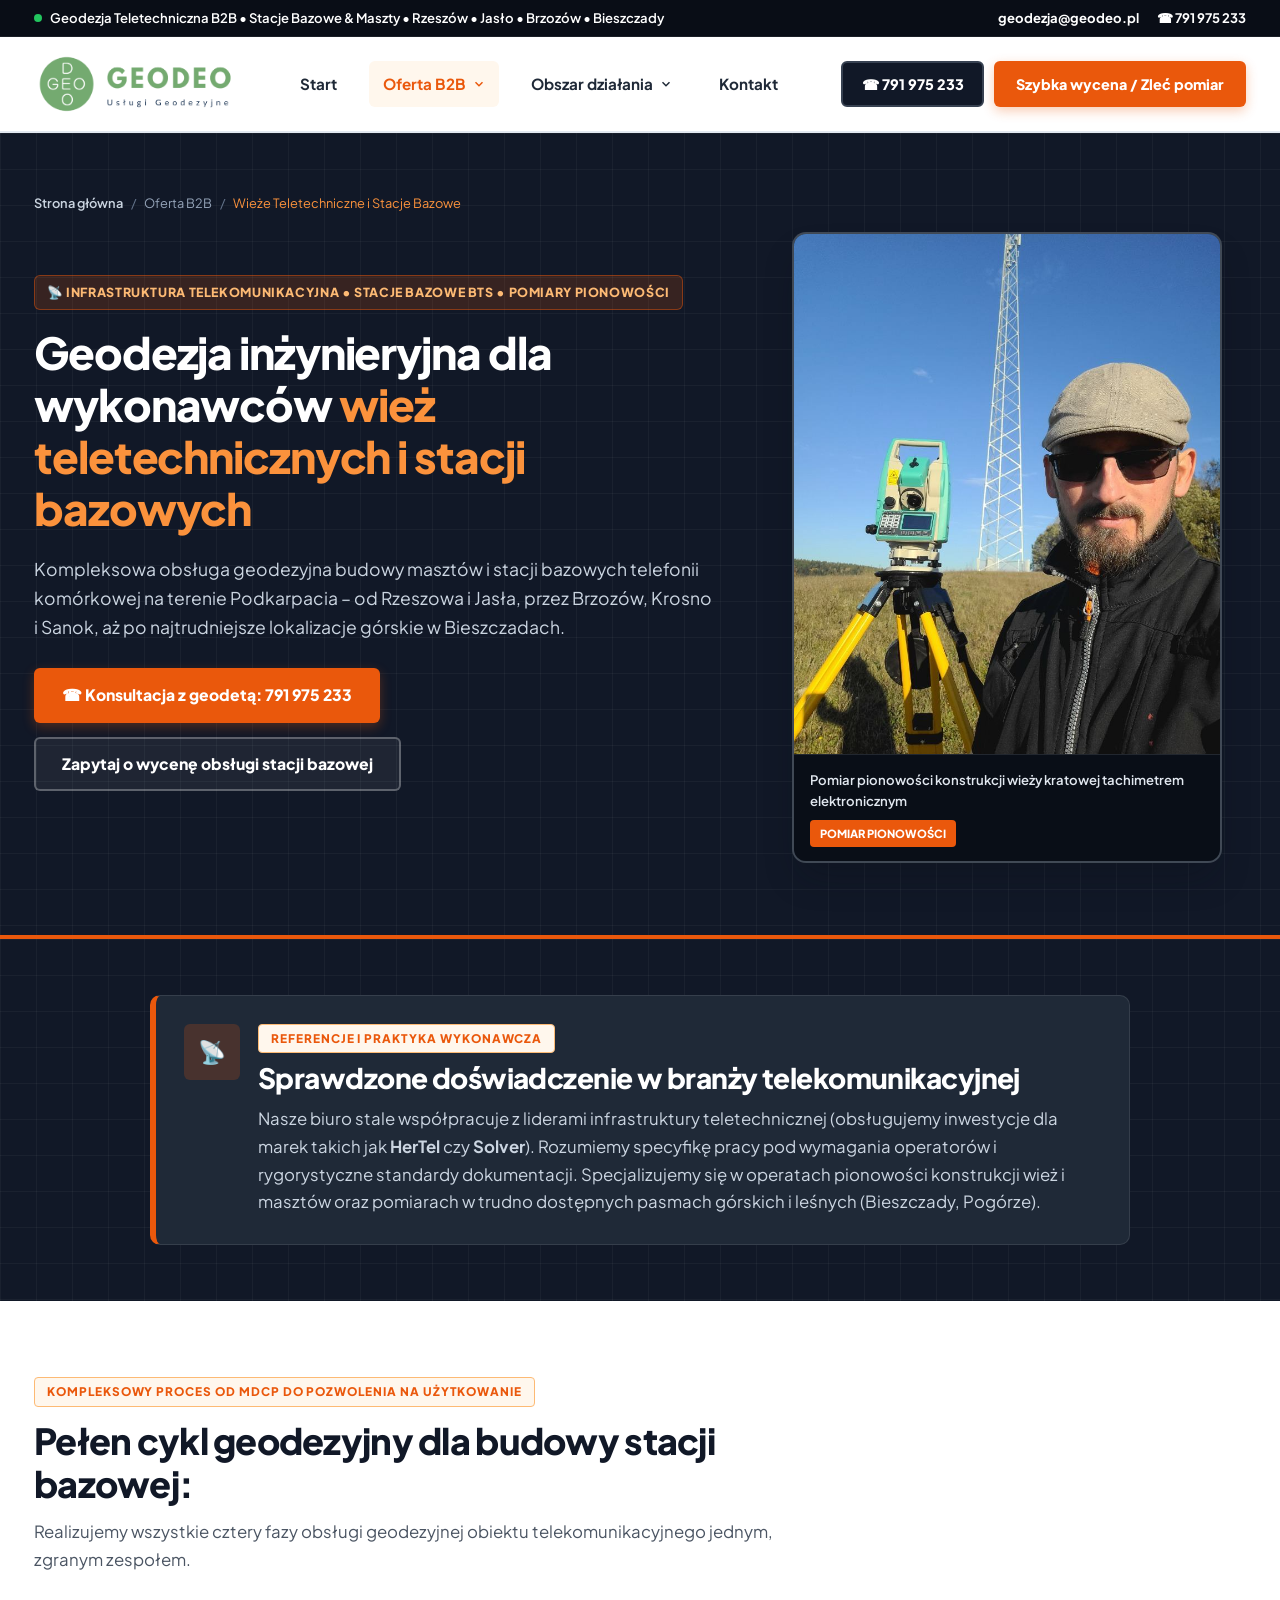
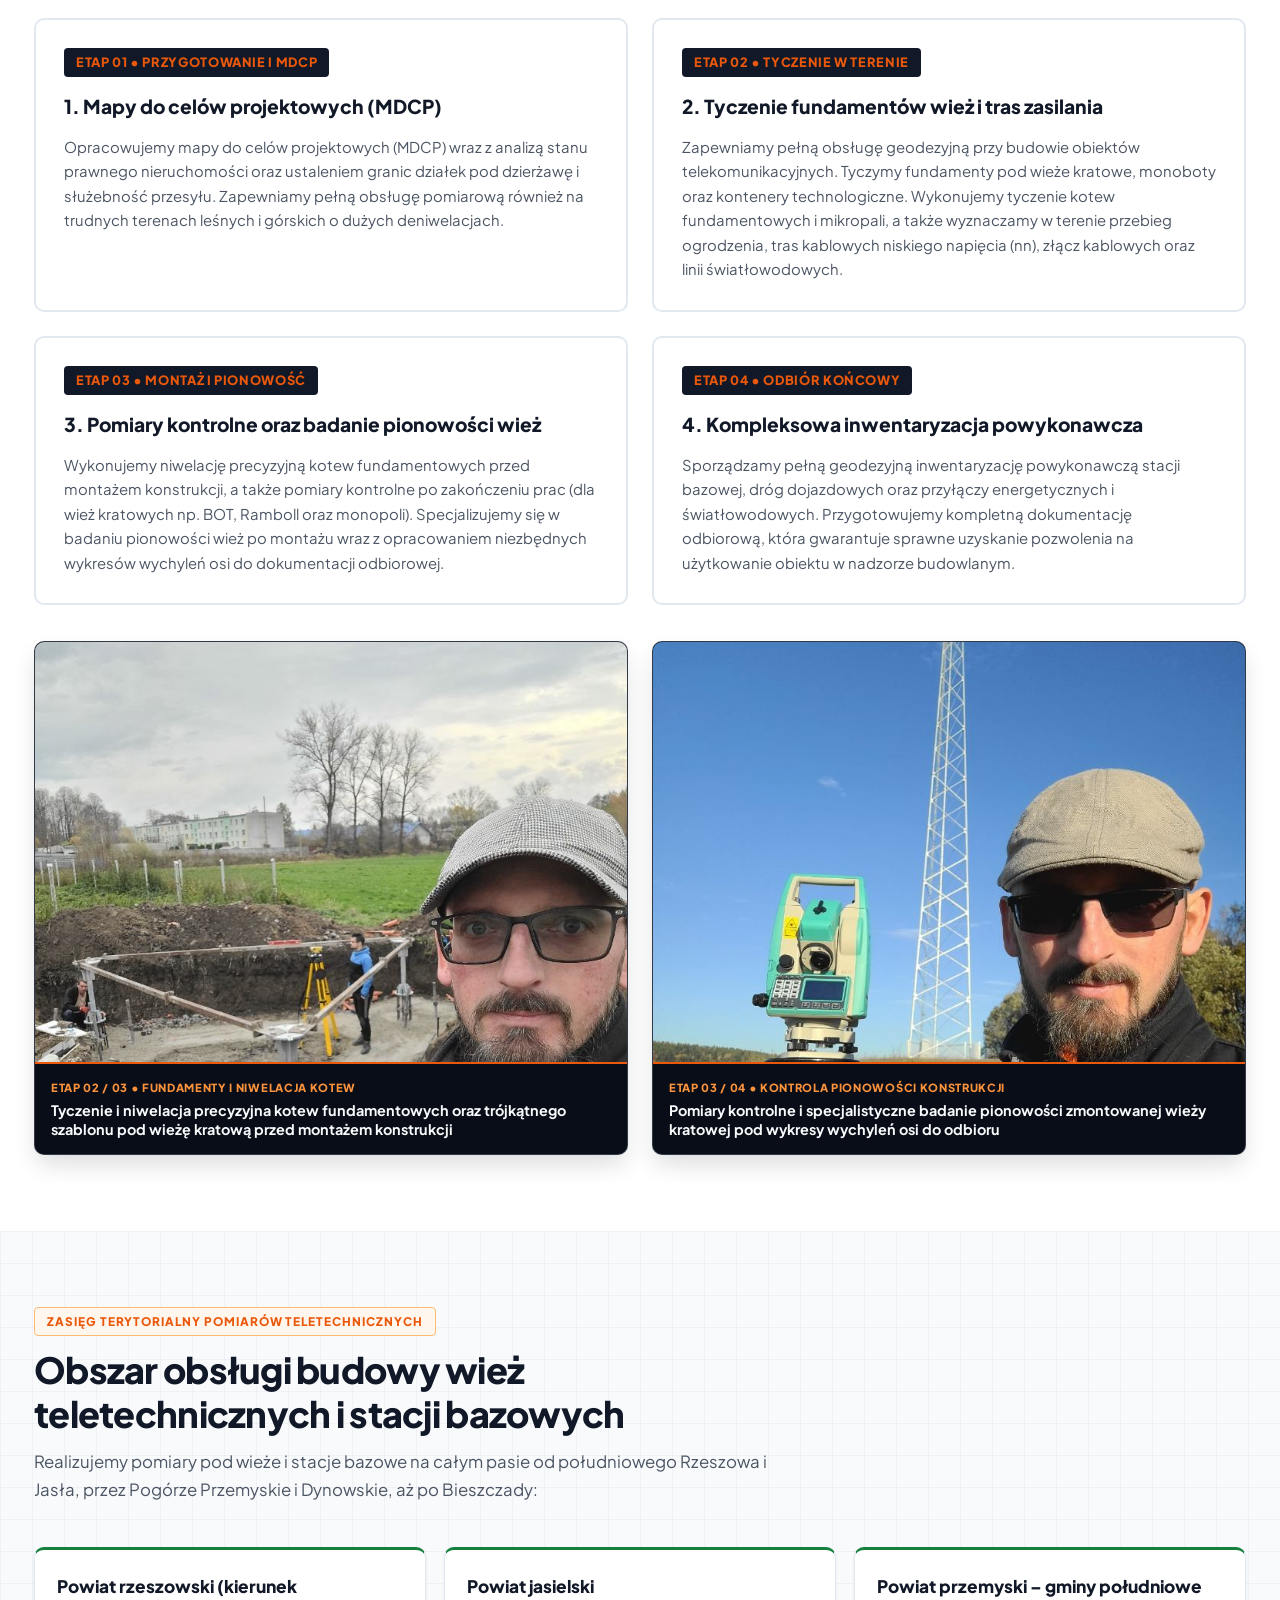
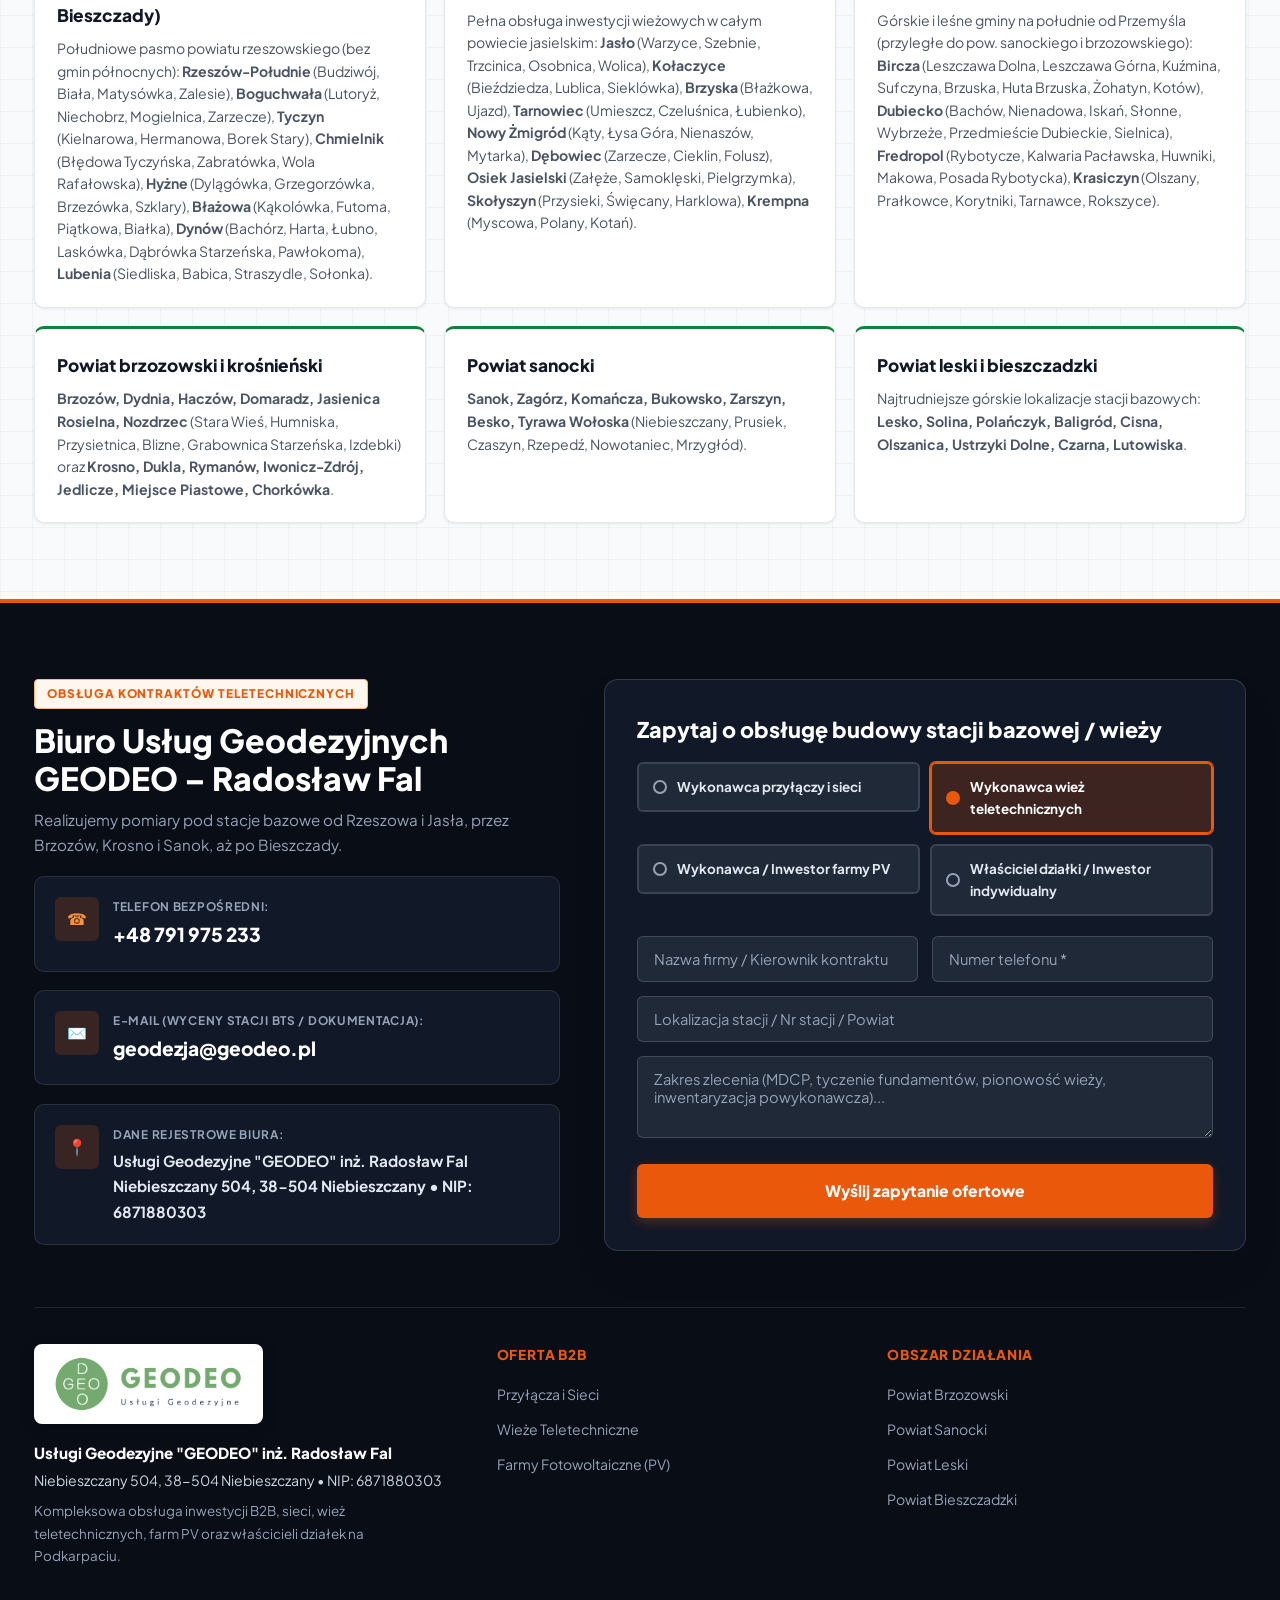
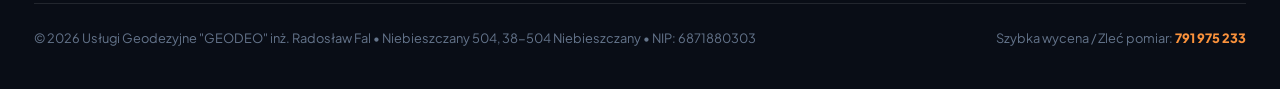
<file: wieze-teletechniczne.html>
<!DOCTYPE html>
<html lang="pl">
<head>
  <meta charset="UTF-8">
  <meta name="viewport" content="width=device-width, initial-scale=1.0">
  <title>Geodezyjna Obsługa Budowy Wież Teletechnicznych i Stacji Bazowych – Rzeszów, Jasło, Brzozów, Sanok, Bieszczady | GEODEO</title>
  <meta name="description" content="Geodezja inżynieryjna dla wykonawców wież teletechnicznych i stacji bazowych na Podkarpaciu (Rzeszów, Jasło, Brzozów, Krosno, Sanok, Lesko, Bieszczady). Mapy do celów projektowych (MDCP), tyczenie fundamentów, niwelacja kotew, badanie pionowości i odbiory. Tel. 791 975 233.">
  <meta name="keywords" content="obsługa geodezyjna wież teletechnicznych, pomiar pionowości wieży, badanie pionowości masztu, niwelacja kotew fundamentowych, geodeta stacje bazowe BTS, mapy do celów projektowych wieża, geodeta Rzeszów, geodeta Jasło, geodeta Sanok, geodeta Brzozów, geodeta Bieszczady">
  <meta name="author" content="Usługi Geodezyjne GEODEO inż. Radosław Fal">
  <meta name="robots" content="index, follow, max-image-preview:large, max-snippet:-1, max-video-preview:-1">
  <meta name="theme-color" content="#0F172A">
  <meta name="geo.region" content="PL-18">
  <meta name="geo.placename" content="Rzeszów, Jasło, Brzozów, Sanok, Krosno, Lesko, Bieszczady">
  <meta name="geo.position" content="49.5039;22.1381">
  <meta name="ICBM" content="49.5039, 22.1381">
  <link rel="canonical" href="https://geodeo.pl/wieze-teletechniczne.html">
  <link rel="icon" type="image/png" href="assets/img/logo-sygnet.png">

  <!-- Open Graph / Social / AI Previews -->
  <meta property="og:type" content="website">
  <meta property="og:locale" content="pl_PL">
  <meta property="og:site_name" content="Usługi Geodezyjne GEODEO inż. Radosław Fal">
  <meta property="og:title" content="Geodezyjna Obsługa Budowy Wież Teletechnicznych – Rzeszów, Jasło, Brzozów, Sanok, Bieszczady | GEODEO">
  <meta property="og:description" content="Kompleksowa obsługa stacji bazowych telefonii komórkowej: MDCP, tyczenie fundamentów, niwelacja kotew, badanie pionowości masztów i inwentaryzacje powykonawcze.">
  <meta property="og:url" content="https://geodeo.pl/wieze-teletechniczne.html">
  <meta property="og:image" content="https://geodeo.pl/assets/img/pomiar-pionowosci-wiezy.jpg">

  <!-- Twitter Cards -->
  <meta name="twitter:card" content="summary_large_image">
  <meta name="twitter:title" content="Obsługa Geodezyjna Wież Teletechnicznych i Pomiar Pionowości | GEODEO">
  <meta name="twitter:description" content="MDCP, tyczenie fundamentów, niwelacja kotew i badanie pionowości wież teletechnicznych od Rzeszowa i Jasła po Bieszczady. Tel. 791 975 233.">
  <meta name="twitter:image" content="https://geodeo.pl/assets/img/pomiar-pionowosci-wiezy.jpg">

  <link rel="preconnect" href="https://fonts.googleapis.com">
  <link rel="preconnect" href="https://fonts.gstatic.com" crossorigin>
  <link href="https://fonts.googleapis.com/css2?family=Plus+Jakarta+Sans:wght@400;500;600;700;800;900&display=swap" rel="stylesheet">
  <link rel="stylesheet" href="assets/css/style.css">

  <script type="application/ld+json">
  {
    "@context": "https://schema.org",
    "@graph": [
      {
        "@type": ["LocalBusiness", "ProfessionalService"],
        "@id": "https://geodeo.pl/#organization",
        "name": "Usługi Geodezyjne \"GEODEO\" inż. Radosław Fal",
        "url": "https://geodeo.pl/wieze-teletechniczne.html",
        "telephone": "+48791975233",
        "email": "geodezja@geodeo.pl",
        "taxID": "6871880303",
        "image": [
          "https://geodeo.pl/assets/img/pomiar-pionowosci-wiezy.jpg",
          "https://geodeo.pl/assets/img/niwelacja-kotew-wiezy.jpg"
        ],
        "address": {
          "@type": "PostalAddress",
          "streetAddress": "Niebieszczany 504",
          "addressLocality": "Niebieszczany",
          "postalCode": "38-504",
          "addressRegion": "Podkarpackie",
          "addressCountry": "PL"
        },
        "areaServed": [
          "Powiat rzeszowski (kierunek Bieszczady: Rzeszów-Południe, Boguchwała, Tyczyn, Chmielnik, Hyżne, Błażowa, Dynów, Lubenia)",
          "Powiat jasielski (Jasło, Kołaczyce, Brzyska, Tarnowiec, Nowy Żmigród, Dębowiec, Osiek Jasielski, Skołyszyn, Krempna)",
          "Powiat przemyski – gminy południowe (Bircza, Dubiecko, Fredropol, Krasiczyn)",
          "Powiat brzozowski",
          "Powiat krośnieński",
          "Powiat sanocki",
          "Powiat leski",
          "Powiat bieszczadzki",
          "Bieszczady"
        ],
        "aggregateRating": {
          "@type": "AggregateRating",
          "ratingValue": "5.0",
          "reviewCount": "122"
        }
      },
      {
        "@type": "Service",
        "name": "Geodezyjna obsługa budowy wież teletechnicznych i stacji bazowych BTS",
        "provider": { "@id": "https://geodeo.pl/#organization" },
        "serviceType": "Mapy do celów projektowych (MDCP), tyczenie fundamentów wież, niwelacja precyzyjna kotew fundamentowych, badanie pionowości wież teletechnicznych, geodezyjna inwentaryzacja powykonawcza",
        "areaServed": "Podkarpacie (Rzeszów, Jasło, Brzozów, Krosno, Sanok, Przemyśl-Południe, Lesko, Ustrzyki Dolne, Bieszczady)"
      },
      {
        "@type": "BreadcrumbList",
        "itemListElement": [
          { "@type": "ListItem", "position": 1, "name": "Strona główna", "item": "https://geodeo.pl/" },
          { "@type": "ListItem", "position": 2, "name": "Oferta B2B", "item": "https://geodeo.pl/#obszary-wspolpracy" },
          { "@type": "ListItem", "position": 3, "name": "Wieże Teletechniczne i Stacje Bazowe", "item": "https://geodeo.pl/wieze-teletechniczne.html" }
        ]
      }
    ]
  }
  </script>
</head>
<body>

  <!-- TOP BAR -->
  <div class="top-bar">
    <div class="container top-bar-inner">
      <div class="status-indicator">
        <span class="status-dot"></span>
        <span>Geodezja Teletechniczna B2B • Stacje Bazowe & Maszty • Rzeszów • Jasło • Brzozów • Bieszczady</span>
      </div>
      <div class="top-bar-links">
        <a href="mailto:geodezja@geodeo.pl">geodezja@geodeo.pl</a>
        <a href="tel:+48791975233">☎ 791 975 233</a>
      </div>
    </div>
  </div>

  <!-- HEADER -->
  <header class="site-header">
    <div class="container header-inner">
      <a href="index.html" class="logo-wrap" title="GEODEO – Strona główna">
        <img src="assets/img/logo-geodeo-hd.png" alt="Usługi Geodezyjne GEODEO inż. Radosław Fal – Geodezyjna Obsługa Budowy Wież Teletechnicznych" class="logo-img" width="203" height="66" loading="lazy" decoding="async">
      </a>

      <nav class="main-nav" aria-label="Nawigacja główna">
        <div class="nav-item"><a href="index.html" class="nav-link">Start</a></div>
        <div class="nav-item">
          <a href="#" class="nav-link active">
            Oferta B2B
            <svg width="14" height="14" viewBox="0 0 24 24" fill="none" stroke="currentColor" stroke-width="2.5"><polyline points="6 9 12 15 18 9"></polyline></svg>
          </a>
          <div class="dropdown-menu">
            <a href="przylacza-i-sieci.html" class="dropdown-link">
              <span class="dropdown-title">Przyłącza i Sieci (Wod-Kan, Gaz, Prąd)</span>
              <span class="dropdown-sub">Tyczenia i inwentaryzacje na otwartym wykopie</span>
            </a>
            <a href="wieze-teletechniczne.html" class="dropdown-link active">
              <span class="dropdown-title">Wieże Teletechniczne i Stacje Bazowe</span>
              <span class="dropdown-sub">MDCP, tyczenia, pionowość masztów, odbiory</span>
            </a>
            <a href="farmy-fotowoltaiczne.html" class="dropdown-link">
              <span class="dropdown-title">Farmy Fotowoltaiczne (PV) i Trasy SN</span>
              <span class="dropdown-sub">Obsługa OZE od 1 MW wzwyż, masowe tyczenie stołów</span>
            </a>
          </div>
        </div>
        <div class="nav-item">
          <a href="index.html#powiaty" class="nav-link">
            Obszar działania
            <svg width="14" height="14" viewBox="0 0 24 24" fill="none" stroke="currentColor" stroke-width="2.5"><polyline points="6 9 12 15 18 9"></polyline></svg>
          </a>
          <div class="dropdown-menu">
            <a href="geodeta-brzozow.html" class="dropdown-link"><span class="dropdown-title">Powiat Brzozowski</span></a>
            <a href="geodeta-sanok-komancza-zagorz.html" class="dropdown-link"><span class="dropdown-title">Powiat Sanocki</span></a>
            <a href="geodeta-lesko-solina-cisna.html" class="dropdown-link"><span class="dropdown-title">Powiat Leski</span></a>
            <a href="geodeta-ustrzyki-lutowiska-czarna.html" class="dropdown-link"><span class="dropdown-title">Powiat Bieszczadzki</span></a>
            <a href="index.html#powiat-rzeszowski-poludnie" class="dropdown-link"><span class="dropdown-title">Powiat Rzeszowski – kierunek Bieszczady (Wieże)</span></a>
            <a href="index.html#powiat-jasielski" class="dropdown-link"><span class="dropdown-title">Powiat Jasielski (Wieże Teletechniczne)</span></a>
            <a href="index.html#powiat-przemyski-poludnie" class="dropdown-link"><span class="dropdown-title">Powiat Przemyski – Południe (Wieże Teletechniczne)</span></a>
          </div>
        </div>
        <div class="nav-item"><a href="#kontakt" class="nav-link">Kontakt</a></div>
      </nav>

      <div class="header-cta">
        <a href="tel:+48791975233" class="btn btn-dark">☎ 791 975 233</a>
        <a href="#kontakt" class="btn btn-orange">Szybka wycena / Zleć pomiar</a>
        <button class="mobile-menu-btn" aria-label="Menu">☰</button>
      </div>
    </div>
  </header>

  <!-- MOBILE DRAWER -->
  <div id="mobile-drawer" class="mobile-drawer">
    <div class="mobile-drawer-top">
      <img src="assets/img/logo-geodeo-hd.png" alt="Logo Usługi Geodezyjne GEODEO inż. Radosław Fal" width="175" height="50" loading="lazy" decoding="async" style="height: 50px; background:#fff; padding:4px 8px; border-radius:6px;">
      <button class="mobile-drawer-close" aria-label="Zamknij menu">✕</button>
    </div>
    <div class="mobile-nav-group">
      <div class="mobile-nav-label">Oferta B2B</div>
      <a href="przylacza-i-sieci.html" class="mobile-nav-link">➔ Przyłącza i Sieci</a>
      <a href="wieze-teletechniczne.html" class="mobile-nav-link">➔ Wieże Teletechniczne i Stacje Bazowe</a>
      <a href="farmy-fotowoltaiczne.html" class="mobile-nav-link">➔ Farmy Fotowoltaiczne (PV)</a>
    </div>
    <div class="mobile-nav-group">
      <div class="mobile-nav-label">Obszar działania</div>
      <a href="geodeta-brzozow.html" class="mobile-nav-link">➔ Powiat Brzozowski</a>
      <a href="geodeta-sanok-komancza-zagorz.html" class="mobile-nav-link">➔ Powiat Sanocki</a>
      <a href="geodeta-lesko-solina-cisna.html" class="mobile-nav-link">➔ Powiat Leski</a>
      <a href="geodeta-ustrzyki-lutowiska-czarna.html" class="mobile-nav-link">➔ Powiat Bieszczadzki</a>
      <a href="index.html#powiat-rzeszowski-poludnie" class="mobile-nav-link">➔ Pow. Rzeszowski – Południe (Wieże)</a>
      <a href="index.html#powiat-jasielski" class="mobile-nav-link">➔ Powiat Jasielski (Wieże)</a>
      <a href="index.html#powiat-przemyski-poludnie" class="mobile-nav-link">➔ Pow. Przemyski – Południe (Wieże)</a>
    </div>
    <a href="tel:+48791975233" class="btn btn-orange btn-lg" style="margin-top:auto;">☎ Zadzwoń: 791 975 233</a>
  </div>

  <main>

    <!-- HERO SECTION -->
    <section class="hero-tech bg-tech-grid">
      <div class="container">
        <nav class="breadcrumbs" aria-label="Ścieżka nawigacji">
          <a href="index.html">Strona główna</a>
          <span class="sep">/</span>
          <span>Oferta B2B</span>
          <span class="sep">/</span>
          <span style="color:#FB923C;">Wieże Teletechniczne i Stacje Bazowe</span>
        </nav>

        <div class="hero-grid">
          <div>
            <div class="tech-eyebrow">
              <span>📡 Infrastruktura Telekomunikacyjna • Stacje Bazowe BTS • Pomiary Pionowości</span>
            </div>

            <h1 class="hero-h1">
              Geodezja inżynieryjna dla wykonawców <span class="accent-orange">wież teletechnicznych i stacji bazowych</span>
            </h1>

            <p class="hero-lead">
              Kompleksowa obsługa geodezyjna budowy masztów i stacji bazowych telefonii komórkowej na terenie Podkarpacia – od Rzeszowa i Jasła, przez Brzozów, Krosno i Sanok, aż po najtrudniejsze lokalizacje górskie w Bieszczadach.
            </p>

            <div class="hero-cta-row">
              <a href="tel:+48791975233" class="btn btn-orange btn-lg">
                <span>☎ Konsultacja z geodetą: 791 975 233</span>
              </a>
              <a href="#kontakt" class="btn btn-outline-light btn-lg">
                <span>Zapytaj o wycenę obsługi stacji bazowej</span>
              </a>
            </div>
          </div>

          <div class="hero-visual-frame portrait-frame">
            <img src="assets/img/pomiar-pionowosci-wiezy.jpg" alt="Pomiar pionowości wieży teletechnicznej tachimetrem elektronicznym – GEODEO inż. Radosław Fal" width="768" height="1024" width="768" height="1024" loading="lazy" decoding="async">
            <div class="hero-visual-caption">
              <span class="caption-text">Pomiar pionowości konstrukcji wieży kratowej tachimetrem elektronicznym</span>
              <span class="caption-badge">Pomiar Pionowości</span>
            </div>
          </div>
        </div>
      </div>
    </section>

    <!-- SPRAWDZONE DOŚWIADCZENIE -->
    <section class="section section-dark bg-tech-grid" style="padding: 56px 0;">
      <div class="container">
        <div class="adv-card" style="max-width: 980px; margin: 0 auto; border-left-width: 6px;">
          <div class="adv-num" style="width:56px; height:56px; font-size:1.4rem;">📡</div>
          <div>
            <span class="section-tag" style="margin-bottom:8px;">Referencje i Praktyka Wykonawcza</span>
            <h2 class="section-h2" style="font-size:1.75rem; margin-bottom:10px;">Sprawdzone doświadczenie w branży telekomunikacyjnej</h2>
            <p class="adv-p" style="font-size:1.05rem;">
              Nasze biuro stale współpracuje z liderami infrastruktury teletechnicznej (obsługujemy inwestycje dla marek takich jak <strong>HerTel</strong> czy <strong>Solver</strong>). Rozumiemy specyfikę pracy pod wymagania operatorów i rygorystyczne standardy dokumentacji. Specjalizujemy się w operatach pionowości konstrukcji wież i masztów oraz pomiarach w trudno dostępnych pasmach górskich i leśnych (Bieszczady, Pogórze).
            </p>
          </div>
        </div>
      </div>
    </section>

    <!-- PEŁEN CYKL GEODEZYJNY (4 ETAPY) -->
    <section class="section section-white">
      <div class="container">
        <div class="section-header">
          <span class="section-tag">Kompleksowy Proces od MDCP do Pozwolenia na Użytkowanie</span>
          <h2 class="section-h2">Pełen cykl geodezyjny dla budowy stacji bazowej:</h2>
          <p class="section-lead">Realizujemy wszystkie cztery fazy obsługi geodezyjnej obiektu telekomunikacyjnego jednym, zgranym zespołem.</p>
        </div>

        <div class="advantages-grid">
          <div class="tech-step-card">
            <span class="tech-step-num">ETAP 01 • PRZYGOTOWANIE I MDCP</span>
            <h3 class="tech-step-h3">1. Mapy do celów projektowych (MDCP)</h3>
            <p style="font-size:0.93rem; color:var(--graphite-600);">
              Opracowujemy mapy do celów projektowych (MDCP) wraz z analizą stanu prawnego nieruchomości oraz ustaleniem granic działek pod dzierżawę i służebność przesyłu. Zapewniamy pełną obsługę pomiarową również na trudnych terenach leśnych i górskich o dużych deniwelacjach.
            </p>
          </div>

          <div class="tech-step-card">
            <span class="tech-step-num">ETAP 02 • TYCZENIE W TERENIE</span>
            <h3 class="tech-step-h3">2. Tyczenie fundamentów wież i tras zasilania</h3>
            <p style="font-size:0.93rem; color:var(--graphite-600);">
              Zapewniamy pełną obsługę geodezyjną przy budowie obiektów telekomunikacyjnych. Tyczymy fundamenty pod wieże kratowe, monoboty oraz kontenery technologiczne. Wykonujemy tyczenie kotew fundamentowych i mikropali, a także wyznaczamy w terenie przebieg ogrodzenia, tras kablowych niskiego napięcia (nn), złącz kablowych oraz linii światłowodowych.
            </p>
          </div>

          <div class="tech-step-card">
            <span class="tech-step-num">ETAP 03 • MONTAŻ I PIONOWOŚĆ</span>
            <h3 class="tech-step-h3">3. Pomiary kontrolne oraz badanie pionowości wież</h3>
            <p style="font-size:0.93rem; color:var(--graphite-600);">
              Wykonujemy niwelację precyzyjną kotew fundamentowych przed montażem konstrukcji, a także pomiary kontrolne po zakończeniu prac (dla wież kratowych np. BOT, Ramboll oraz monopoli). Specjalizujemy się w badaniu pionowości wież po montażu wraz z opracowaniem niezbędnych wykresów wychyleń osi do dokumentacji odbiorowej.
            </p>
          </div>

          <div class="tech-step-card">
            <span class="tech-step-num">ETAP 04 • ODBIÓR KOŃCOWY</span>
            <h3 class="tech-step-h3">4. Kompleksowa inwentaryzacja powykonawcza</h3>
            <p style="font-size:0.93rem; color:var(--graphite-600);">
              Sporządzamy pełną geodezyjną inwentaryzację powykonawczą stacji bazowej, dróg dojazdowych oraz przyłączy energetycznych i światłowodowych. Przygotowujemy kompletną dokumentację odbiorową, która gwarantuje sprawne uzyskanie pozwolenia na użytkowanie obiektu w nadzorze budowlanym.
            </p>
          </div>
        </div>

        <!-- Dokumentacja fotograficzna z realizacji (Niwelacja kotew + Pomiar pionowości) -->
        <div class="field-photo-grid-2">
          <div class="field-photo-card tall-photo">
            <img src="assets/img/niwelacja-kotew-wiezy.jpg" alt="Niwelacja precyzyjna kotew fundamentowych i szablonu pod trójkątną wieżę kratową BOT – GEODEO" width="768" height="1024" loading="lazy" decoding="async">
            <div class="field-photo-caption">
              <span class="field-photo-tag">ETAP 02 / 03 • FUNDAMENTY I NIWELACJA KOTEW</span>
              <div class="field-photo-title">Tyczenie i niwelacja precyzyjna kotew fundamentowych oraz trójkątnego szablonu pod wieżę kratową przed montażem konstrukcji</div>
            </div>
          </div>

          <div class="field-photo-card tall-photo">
            <img src="assets/img/pomiar-pionowosci-wiezy.jpg" alt="Badanie pionowości wieży teletechnicznej po montażu tachimetrem elektronicznym – GEODEO" width="768" height="1024" loading="lazy" decoding="async">
            <div class="field-photo-caption">
              <span class="field-photo-tag">ETAP 03 / 04 • KONTROLA PIONOWOŚCI KONSTRUKCJI</span>
              <div class="field-photo-title">Pomiary kontrolne i specjalistyczne badanie pionowości zmontowanej wieży kratowej pod wykresy wychyleń osi do odbioru</div>
            </div>
          </div>
        </div>
      </div>
    </section>

    <!-- OBSZAR OBSŁUGI WIEŻ TELETECHNICZNYCH -->
    <section class="section bg-light-grid">
      <div class="container">
        <div class="section-header">
          <span class="section-tag">Zasięg Terytorialny Pomiarów Teletechnicznych</span>
          <h2 class="section-h2">Obszar obsługi budowy wież teletechnicznych i stacji bazowych</h2>
          <p class="section-lead">
            Realizujemy pomiary pod wieże i stacje bazowe na całym pasie od południowego Rzeszowa i Jasła, przez Pogórze Przemyskie i Dynowskie, aż po Bieszczady:
          </p>
        </div>

        <div class="gminy-grid">
          <div class="gmina-card">
            <h3 class="gmina-name">Powiat rzeszowski (kierunek Bieszczady)</h3>
            <p class="gmina-desc">
              Południowe pasmo powiatu rzeszowskiego (bez gmin północnych): <strong>Rzeszów-Południe</strong> (Budziwój, Biała, Matysówka, Zalesie), <strong>Boguchwała</strong> (Lutoryż, Niechobrz, Mogielnica, Zarzecze), <strong>Tyczyn</strong> (Kielnarowa, Hermanowa, Borek Stary), <strong>Chmielnik</strong> (Błędowa Tyczyńska, Zabratówka, Wola Rafałowska), <strong>Hyżne</strong> (Dylągówka, Grzegorzówka, Brzezówka, Szklary), <strong>Błażowa</strong> (Kąkolówka, Futoma, Piątkowa, Białka), <strong>Dynów</strong> (Bachórz, Harta, Łubno, Laskówka, Dąbrówka Starzeńska, Pawłokoma), <strong>Lubenia</strong> (Siedliska, Babica, Straszydle, Sołonka).
            </p>
          </div>

          <div class="gmina-card">
            <h3 class="gmina-name">Powiat jasielski</h3>
            <p class="gmina-desc">
              Pełna obsługa inwestycji wieżowych w całym powiecie jasielskim: <strong>Jasło</strong> (Warzyce, Szebnie, Trzcinica, Osobnica, Wolica), <strong>Kołaczyce</strong> (Bieździedza, Lublica, Sieklówka), <strong>Brzyska</strong> (Błażkowa, Ujazd), <strong>Tarnowiec</strong> (Umieszcz, Czeluśnica, Łubienko), <strong>Nowy Żmigród</strong> (Kąty, Łysa Góra, Nienaszów, Mytarka), <strong>Dębowiec</strong> (Zarzecze, Cieklin, Folusz), <strong>Osiek Jasielski</strong> (Załęże, Samoklęski, Pielgrzymka), <strong>Skołyszyn</strong> (Przysieki, Święcany, Harklowa), <strong>Krempna</strong> (Myscowa, Polany, Kotań).
            </p>
          </div>

          <div class="gmina-card">
            <h3 class="gmina-name">Powiat przemyski – gminy południowe</h3>
            <p class="gmina-desc">
              Górskie i leśne gminy na południe od Przemyśla (przyległe do pow. sanockiego i brzozowskiego): <strong>Bircza</strong> (Leszczawa Dolna, Leszczawa Górna, Kuźmina, Sufczyna, Brzuska, Huta Brzuska, Żohatyn, Kotów), <strong>Dubiecko</strong> (Bachów, Nienadowa, Iskań, Słonne, Wybrzeże, Przedmieście Dubieckie, Sielnica), <strong>Fredropol</strong> (Rybotycze, Kalwaria Pacławska, Huwniki, Makowa, Posada Rybotycka), <strong>Krasiczyn</strong> (Olszany, Prałkowce, Korytniki, Tarnawce, Rokszyce).
            </p>
          </div>

          <div class="gmina-card">
            <h3 class="gmina-name">Powiat brzozowski i krośnieński</h3>
            <p class="gmina-desc">
              <strong>Brzozów, Dydnia, Haczów, Domaradz, Jasienica Rosielna, Nozdrzec</strong> (Stara Wieś, Humniska, Przysietnica, Blizne, Grabownica Starzeńska, Izdebki) oraz <strong>Krosno, Dukla, Rymanów, Iwonicz-Zdrój, Jedlicze, Miejsce Piastowe, Chorkówka</strong>.
            </p>
          </div>

          <div class="gmina-card">
            <h3 class="gmina-name">Powiat sanocki</h3>
            <p class="gmina-desc">
              <strong>Sanok, Zagórz, Komańcza, Bukowsko, Zarszyn, Besko, Tyrawa Wołoska</strong> (Niebieszczany, Prusiek, Czaszyn, Rzepedź, Nowotaniec, Mrzygłód).
            </p>
          </div>

          <div class="gmina-card">
            <h3 class="gmina-name">Powiat leski i bieszczadzki</h3>
            <p class="gmina-desc">
              Najtrudniejsze górskie lokalizacje stacji bazowych: <strong>Lesko, Solina, Polańczyk, Baligród, Cisna, Olszanica, Ustrzyki Dolne, Czarna, Lutowiska</strong>.
            </p>
          </div>
        </div>
      </div>
    </section>

  </main>

  <!-- KONTAKT I STOPKA -->
  <footer id="kontakt" class="contact-section">
    <div class="container">
      <div class="contact-grid">
        <div class="contact-info-panel">
          <div>
            <span class="section-tag">Obsługa Kontraktów Teletechnicznych</span>
            <h2 style="font-size:2rem; font-weight:900; color:#fff; line-height:1.2;">Biuro Usług Geodezyjnych GEODEO – Radosław Fal</h2>
            <p style="color:#94A3B8; margin-top:10px; font-size:0.95rem;">
              Realizujemy pomiary pod stacje bazowe od Rzeszowa i Jasła, przez Brzozów, Krosno i Sanok, aż po Bieszczady.
            </p>
          </div>
          <div class="contact-card-item">
            <div class="contact-icon">☎</div>
            <div>
              <div class="contact-lbl">Telefon bezpośredni:</div>
              <div class="contact-val"><a href="tel:+48791975233">+48 791 975 233</a></div>
            </div>
          </div>
          <div class="contact-card-item">
            <div class="contact-icon">✉️</div>
            <div>
              <div class="contact-lbl">E-mail (Wyceny stacji BTS / Dokumentacja):</div>
              <div class="contact-val"><a href="mailto:geodezja@geodeo.pl">geodezja@geodeo.pl</a></div>
            </div>
          </div>
          <div class="contact-card-item">
            <div class="contact-icon">📍</div>
            <div>
              <div class="contact-lbl">Dane rejestrowe biura:</div>
              <div style="font-size:0.95rem; font-weight:700; color:#E2E8F0; margin-top:4px;">
                Usługi Geodezyjne "GEODEO" inż. Radosław Fal<br>
                Niebieszczany 504, 38-504 Niebieszczany • NIP: 6871880303
              </div>
            </div>
          </div>
        </div>

        <div class="contact-form-panel">
          <h3 style="font-size:1.35rem; font-weight:800; margin-bottom:14px; color:#fff;">Zapytaj o obsługę budowy stacji bazowej / wieży</h3>
          <form id="geodeo-inquiry-form">
            <div class="profile-selector-grid">
              <label class="profile-option">
                <input type="radio" name="client_profile" value="Wykonawca przyłączy i sieci">
                <span class="profile-btn-box"><span class="profile-dot"></span><span>Wykonawca przyłączy i sieci</span></span>
              </label>
              <label class="profile-option">
                <input type="radio" name="client_profile" value="Wykonawca wież teletechnicznych" checked>
                <span class="profile-btn-box"><span class="profile-dot"></span><span>Wykonawca wież teletechnicznych</span></span>
              </label>
              <label class="profile-option">
                <input type="radio" name="client_profile" value="Wykonawca / Inwestor farmy PV">
                <span class="profile-btn-box"><span class="profile-dot"></span><span>Wykonawca / Inwestor farmy PV</span></span>
              </label>
              <label class="profile-option">
                <input type="radio" name="client_profile" value="Właściciel działki / Inwestor indywidualny (Brzozów, Sanok, Lesko, Bieszczady)">
                <span class="profile-btn-box"><span class="profile-dot"></span><span>Właściciel działki / Inwestor indywidualny</span></span>
              </label>
            </div>
            <div class="form-row-2">
              <input type="text" name="client_name" class="form-input" placeholder="Nazwa firmy / Kierownik kontraktu" required>
              <input type="tel" name="client_phone" class="form-input" placeholder="Numer telefonu *" required>
            </div>
            <div style="margin-bottom:14px;">
              <input type="text" name="project_location" class="form-input" placeholder="Lokalizacja stacji / Nr stacji / Powiat">
            </div>
            <div style="margin-bottom:18px;">
              <textarea name="project_details" rows="3" class="form-input" placeholder="Zakres zlecenia (MDCP, tyczenie fundamentów, pionowość wieży, inwentaryzacja powykonawcza)..."></textarea>
            </div>
            <button type="submit" class="btn btn-orange btn-lg" style="width:100%;">Wyślij zapytanie ofertowe</button>
          </form>
        </div>
      </div>

      <div class="footer-matrix">
        <div>
          <img src="assets/img/logo-geodeo-hd.png" alt="Usługi Geodezyjne GEODEO inż. Radosław Fal – Obsługa Budowy Wież Teletechnicznych Rzeszów, Jasło, Sanok, Bieszczady" width="280" height="80" loading="lazy" decoding="async" style="height:80px; width:auto; background:#fff; padding:8px 16px; border-radius:8px; margin-bottom:16px; box-shadow: 0 4px 14px rgba(0,0,0,0.25);">
          <div style="font-size:0.95rem; font-weight:800; color:#F8FAFC; margin-bottom:4px;">
            Usługi Geodezyjne "GEODEO" inż. Radosław Fal
          </div>
          <div style="font-size:0.88rem; color:#CBD5E1; margin-bottom:8px;">
            Niebieszczany 504, 38-504 Niebieszczany • NIP: 6871880303
          </div>
          <p style="font-size:0.84rem; color:#94A3B8; max-width:360px;">
            Kompleksowa obsługa inwestycji B2B, sieci, wież teletechnicznych, farm PV oraz właścicieli działek na Podkarpaciu.
          </p>
        </div>
        <div>
          <div class="footer-col-title">Oferta B2B</div>
          <ul class="footer-links-list">
            <li><a href="przylacza-i-sieci.html">Przyłącza i Sieci</a></li>
            <li><a href="wieze-teletechniczne.html">Wieże Teletechniczne</a></li>
            <li><a href="farmy-fotowoltaiczne.html">Farmy Fotowoltaiczne (PV)</a></li>
          </ul>
        </div>
        <div>
          <div class="footer-col-title">Obszar działania</div>
          <ul class="footer-links-list">
            <li><a href="geodeta-brzozow.html">Powiat Brzozowski</a></li>
            <li><a href="geodeta-sanok-komancza-zagorz.html">Powiat Sanocki</a></li>
            <li><a href="geodeta-lesko-solina-cisna.html">Powiat Leski</a></li>
            <li><a href="geodeta-ustrzyki-lutowiska-czarna.html">Powiat Bieszczadzki</a></li>
          </ul>
        </div>
      </div>
      <div class="footer-bottom-bar">
        <div>© 2026 Usługi Geodezyjne "GEODEO" inż. Radosław Fal • Niebieszczany 504, 38-504 Niebieszczany • NIP: 6871880303</div>
        <div>Szybka wycena / Zleć pomiar: <a href="tel:+48791975233" style="color:#FB923C; font-weight:800;">791 975 233</a></div>
      </div>
    </div>
  </footer>

  <div class="mobile-sticky-cta">
    <a href="tel:+48791975233" class="mobile-sticky-call">☎ Zadzwoń: 791 975 233</a>
    <a href="#kontakt" class="mobile-sticky-quote">Szybka wycena</a>
  </div>

  <script src="assets/js/main.js" defer></script>
</body>
</html>
</file>
<file: assets/css/style.css>
/* ==========================================================================
   GEODEO - Geodezja Inżynieryjna B2B & Pomiary Lokalne (8-Widokowy System SEO)
   Biuro Usług Geodezyjnych GEODEO – inż. Radosław Fal
   Architektura CSS: 100% Mobile-First, Flexbox/Grid, jednostki względne (rem, %, vw, clamp)
   ========================================================================== */

:root {
  --graphite-950: #090D16;
  --graphite-900: #111827;
  --graphite-800: #1F2937;
  --graphite-700: #374151;
  --graphite-600: #4B5563;
  --slate-500: #64748B;
  --slate-400: #94A3B8;
  --slate-200: #E2E8F0;
  --slate-100: #F1F5F9;
  --slate-50: #F8FAFC;
  --white: #FFFFFF;

  /* Akcenty inżynieryjne: Pomarańcz techniczny + Zieleń z logo GEODEO */
  --tech-orange: #EA580C;
  --tech-orange-hover: #C2410C;
  --tech-orange-light: #FFF7ED;
  --tech-orange-border: #FDBA74;

  --geodeo-green: #5B9A5F;
  --geodeo-green-dark: #15803D;
  --geodeo-green-light: #F0FDF4;
  --geodeo-green-border: #86EFAC;

  --radius-sm: 0.375rem;
  --radius-md: 0.625rem;
  --radius-lg: 0.875rem;
  --radius-xl: 1.25rem;

  /* Lekkie cienie na urządzeniach mobilnych (eliminacja obciążeń GPU przy skrolowaniu) */
  --shadow-sm: 0 1px 2px rgba(0, 0, 0, 0.06);
  --shadow-md: 0 2px 6px rgba(17, 24, 39, 0.08);
  --shadow-lg: 0 4px 10px rgba(17, 24, 39, 0.1);
  --shadow-xl: 0 6px 14px rgba(9, 13, 22, 0.14);

  --container: 78.75rem; /* 1260px */
  /* Tylko właściwości wspierane sprzętowo / niepowodujące przeliczania układu (layout thrashing) */
  --transition: transform 0.2s cubic-bezier(0.4, 0, 0.2, 1), opacity 0.2s ease, background-color 0.2s ease, color 0.2s ease, border-color 0.2s ease;
}

@media (min-width: 48rem) { /* 768px+ – pełne cienie na większych ekranach */
  :root {
    --shadow-sm: 0 1px 3px rgba(0, 0, 0, 0.08);
    --shadow-md: 0 4px 12px -2px rgba(17, 24, 39, 0.12);
    --shadow-lg: 0 12px 24px -4px rgba(17, 24, 39, 0.16);
    --shadow-xl: 0 20px 35px -8px rgba(9, 13, 22, 0.28);
  }
}

/* ==========================================================================
   1. GLOBAL RESET & BOX-SIZING (ELIMINACJA POZIOMEGO PRZEWIJANIA)
   ========================================================================== */
*, *::before, *::after {
  box-sizing: border-box;
  margin: 0;
  padding: 0;
}

html {
  font-size: 100%; /* 16px baza */
  -webkit-text-size-adjust: 100%;
  max-width: 100%;
  overflow-x: hidden;
  overflow-x: clip;
}

@media (min-width: 64rem) and (prefers-reduced-motion: no-preference) {
  html {
    scroll-behavior: smooth;
  }
}

body {
  font-family: 'Plus Jakarta Sans', -apple-system, BlinkMacSystemFont, "Segoe UI", Roboto, sans-serif;
  background-color: var(--slate-50);
  color: var(--graphite-900);
  line-height: 1.65;
  width: 100%;
  max-width: 100%;
  overflow-x: hidden;
  overflow-x: clip;
  padding-bottom: 4.5rem; /* miejsce na mobilny pasek dolny */
  overflow-wrap: break-word;
  word-wrap: break-word;
  -webkit-font-smoothing: antialiased;
}

@media (min-width: 64rem) { /* 1024px */
  body {
    padding-bottom: 0;
  }
}

main {
  width: 100%;
  max-width: 100%;
  overflow-x: hidden;
  overflow-x: clip;
}

header, footer, section, article, nav, div {
  max-width: 100%;
}

/* Zapobieganie rozpychaniu kontenerów Flexbox i CSS Grid przez dzieci */
.hero-grid > *,
.cards-grid-4 > *,
.advantages-grid > *,
.county-grid > *,
.steps-grid-3 > *,
.gminy-grid > *,
.reviews-portal-bar > *,
.reviews-strip > *,
.contact-grid > *,
.footer-matrix > *,
.field-photo-grid-2 > *,
.field-photo-grid-5 > *,
.hero-metrics-bar > * {
  min-width: 0;
  max-width: 100%;
}

a {
  color: inherit;
  text-decoration: none;
  transition: var(--transition);
  touch-action: manipulation;
}

img, svg, video, canvas {
  max-width: 100%;
  height: auto;
  display: block;
}

ul {
  list-style: none;
}

button, input, select, textarea, label {
  font-family: inherit;
  font-size: inherit;
  max-width: 100%;
  touch-action: manipulation;
}

.container {
  width: 100%;
  max-width: var(--container);
  margin: 0 auto;
  padding: 0 clamp(0.95rem, 4vw, 1.5rem);
}

/* ==========================================================================
   2. TECHNICAL GRID PATTERN OVERLAY
   ========================================================================== */
.bg-tech-grid {
  background-color: var(--graphite-900);
  background-image: 
    linear-gradient(to right, rgba(255, 255, 255, 0.04) 1px, transparent 1px),
    linear-gradient(to bottom, rgba(255, 255, 255, 0.04) 1px, transparent 1px);
  background-size: 2.25rem 2.25rem;
}

.bg-light-grid {
  background-color: var(--slate-50);
  background-image: 
    linear-gradient(to right, rgba(17, 24, 39, 0.035) 1px, transparent 1px),
    linear-gradient(to bottom, rgba(17, 24, 39, 0.035) 1px, transparent 1px);
  background-size: 2rem 2rem;
}

/* ==========================================================================
   3. TOP ENGINEERING STATUS BAR (MOBILE-FIRST)
   ========================================================================== */
.top-bar {
  background-color: var(--graphite-950);
  color: var(--slate-400);
  font-size: clamp(0.74rem, 2.2vw, 0.82rem);
  padding: 0.45rem 0;
  border-bottom: 1px solid rgba(255, 255, 255, 0.08);
}

.top-bar-inner {
  display: flex;
  justify-content: center;
  align-items: center;
  flex-wrap: wrap;
  gap: 0.5rem 1rem;
}

/* Na małych ekranach ukrywamy długi tekst statusowy, zostawiając szybki kontakt */
.status-indicator {
  display: none;
  align-items: center;
  gap: 0.5rem;
  color: var(--white);
  font-weight: 600;
}

@media (min-width: 48rem) { /* 768px */
  .top-bar-inner {
    justify-content: space-between;
  }
  .status-indicator {
    display: inline-flex;
  }
}

.status-dot {
  width: 0.5rem;
  height: 0.5rem;
  border-radius: 50%;
  background-color: #22C55E;
  flex-shrink: 0;
  transform: translate3d(0, 0, 0);
}

@media (min-width: 64rem) {
  .status-dot {
    animation: pulse-dot 2.4s ease-in-out infinite;
    will-change: transform, opacity;
  }
}

@keyframes pulse-dot {
  0%, 100% { transform: scale3d(1, 1, 1); opacity: 1; }
  50% { transform: scale3d(1.28, 1.28, 1); opacity: 0.65; }
}

.top-bar-links {
  display: flex;
  align-items: center;
  justify-content: center;
  flex-wrap: wrap;
  gap: 0.65rem 1.15rem;
}

.top-bar-links a {
  color: var(--white);
  font-weight: 700;
  display: inline-flex;
  align-items: center;
  gap: 0.35rem;
}

.top-bar-links a:hover {
  color: var(--tech-orange);
}

/* ==========================================================================
   4. HEADER & MULTI-PAGE NAVIGATION (MOBILE-FIRST)
   ========================================================================== */
.site-header {
  position: sticky;
  top: 0;
  z-index: 1000;
  background-color: #FFFFFF;
  border-bottom: 2px solid var(--slate-200);
  box-shadow: var(--shadow-sm);
  transform: translate3d(0, 0, 0);
  backface-visibility: hidden;
}

@media (min-width: 64rem) {
  .site-header {
    background-color: rgba(255, 255, 255, 0.97);
    backdrop-filter: blur(10px);
  }
}

.header-inner {
  display: flex;
  align-items: center;
  justify-content: space-between;
  min-height: 4.5rem;
  padding-top: 0.45rem;
  padding-bottom: 0.45rem;
  gap: 0.65rem;
}

@media (min-width: 64rem) { /* 1024px */
  .header-inner {
    min-height: 5.875rem;
    gap: 1.25rem;
  }
}

.logo-wrap {
  display: flex;
  align-items: center;
  flex-shrink: 0;
}

.logo-img {
  height: 2.75rem; /* 44px – czytelny rozmiar mobilny na smartfonach */
  width: auto;
  max-width: none;
  display: block;
  transition: var(--transition);
}

@media (min-width: 48rem) { /* 768px – tablety i ekrany średnie */
  .logo-img {
    height: 3.5rem; /* 56px pliku PNG (~45px samej grafiki logo) */
    max-height: 3.75rem;
    width: auto;
  }
}

@media (min-width: 64rem) { /* 1024px+ – komputery / widok desktopowy */
  .logo-img {
    height: 4.125rem; /* 66px pliku PNG (~53px samej grafiki logo) */
    max-height: 4.25rem; /* 68px */
    width: auto;
  }
}

.logo-tag {
  display: none !important;
}

.main-nav {
  display: none;
}

@media (min-width: 64rem) { /* 1024px */
  .main-nav {
    display: flex;
    align-items: center;
    gap: 0.35rem;
  }
}

@media (min-width: 80rem) { /* 1280px */
  .main-nav {
    gap: 1.15rem;
  }
}

.nav-item {
  position: relative;
}

.nav-link {
  display: inline-flex;
  align-items: center;
  gap: 0.3rem;
  padding: 0.5rem 0.65rem;
  font-size: 0.92rem;
  font-weight: 700;
  color: var(--graphite-800);
  border-radius: var(--radius-sm);
  white-space: nowrap;
}

@media (min-width: 80rem) { /* 1280px */
  .nav-link {
    gap: 0.375rem;
    padding: 0.625rem 0.85rem;
    font-size: 0.95rem;
  }
}

.nav-link:hover, .nav-link.active {
  color: var(--tech-orange);
  background-color: var(--tech-orange-light);
}

/* Dropdown Menu for B2B & Obszar działania */
.dropdown-menu {
  position: absolute;
  top: 100%;
  left: 0;
  min-width: 21rem;
  max-width: 90vw;
  background-color: var(--white);
  border: 1px solid var(--slate-200);
  border-top: 3px solid var(--tech-orange);
  border-radius: 0 0 var(--radius-md) var(--radius-md);
  box-shadow: var(--shadow-lg);
  padding: 0.625rem;
  opacity: 0;
  visibility: hidden;
  transform: translateY(0.5rem);
  transition: var(--transition);
  z-index: 200;
}

.nav-item:hover .dropdown-menu {
  opacity: 1;
  visibility: visible;
  transform: translateY(0);
}

.dropdown-link {
  display: flex;
  flex-direction: column;
  padding: 0.625rem 0.75rem;
  border-radius: var(--radius-sm);
  transition: var(--transition);
}

.dropdown-link:hover, .dropdown-link.active {
  background-color: var(--slate-100);
}

.dropdown-title {
  font-size: 0.88rem;
  font-weight: 800;
  color: var(--graphite-900);
  display: flex;
  align-items: center;
  gap: 0.375rem;
}

.dropdown-link:hover .dropdown-title {
  color: var(--tech-orange);
}

.dropdown-sub {
  font-size: 0.75rem;
  color: var(--slate-500);
}

.header-cta {
  display: flex;
  align-items: center;
  gap: 0.5rem;
  flex-shrink: 0;
}

/* Mobile-First: w nagłówku na smartfonie pokazujemy kompaktowy telefon + menu ☰,
   a długi przycisk "Szybka wycena / Zleć pomiar" pojawia się od tabletów wzwyż */
.header-cta .btn-orange {
  display: none;
}

.header-cta .btn-dark {
  padding: 0.55rem 0.75rem;
  font-size: 0.8rem;
}

@media (min-width: 48rem) { /* 768px */
  .header-cta {
    gap: 0.625rem;
  }
  .header-cta .btn-orange {
    display: inline-flex;
  }
  .header-cta .btn-dark {
    padding: 0.75rem 1.15rem;
    font-size: 0.9rem;
  }
}

/* ==========================================================================
   5. BUTTONS (MOBILE-FIRST, ELASTYCZNE ZAWIJANIE TEKSTU)
   ========================================================================== */
.btn {
  display: inline-flex;
  align-items: center;
  justify-content: center;
  gap: 0.5rem;
  padding: 0.75rem 1.15rem;
  font-size: 0.9rem;
  font-weight: 800;
  line-height: 1.3;
  text-align: center;
  border-radius: var(--radius-sm);
  border: 2px solid transparent;
  cursor: pointer;
  transition: var(--transition);
  white-space: normal; /* pozwala zawinąć długi tekst na wąskim ekranie smartfona */
  max-width: 100%;
}

@media (min-width: 40rem) { /* 640px */
  .btn {
    padding: 0.75rem 1.25rem;
    white-space: nowrap;
  }
}

.btn svg {
  flex-shrink: 0;
}

.btn-orange {
  background-color: var(--tech-orange);
  color: var(--white);
  box-shadow: 0 4px 12px rgba(234, 88, 12, 0.3);
}

.btn-orange:hover {
  background-color: var(--tech-orange-hover);
  transform: translateY(-2px);
  box-shadow: 0 6px 18px rgba(234, 88, 12, 0.4);
}

.btn-green {
  background-color: var(--geodeo-green-dark);
  color: var(--white);
  box-shadow: 0 4px 12px rgba(21, 128, 61, 0.25);
}

.btn-green:hover {
  background-color: #166534;
  transform: translateY(-2px);
}

.btn-dark {
  background-color: var(--graphite-900);
  color: var(--white);
  border-color: var(--graphite-700);
}

.btn-dark:hover {
  background-color: var(--graphite-800);
  border-color: var(--tech-orange);
  transform: translateY(-2px);
}

.btn-outline-light {
  background-color: rgba(255, 255, 255, 0.06);
  color: var(--white);
  border-color: rgba(255, 255, 255, 0.28);
}

.btn-outline-light:hover {
  background-color: var(--white);
  color: var(--graphite-900);
  border-color: var(--white);
}

.btn-outline-dark {
  background-color: var(--white);
  color: var(--graphite-900);
  border-color: var(--slate-200);
}

.btn-outline-dark:hover {
  border-color: var(--tech-orange);
  color: var(--tech-orange);
}

.btn-lg {
  padding: 0.875rem 1.35rem;
  font-size: clamp(0.9rem, 2.6vw, 0.98rem);
}

@media (min-width: 40rem) {
  .btn-lg {
    padding: 0.9375rem 1.625rem;
  }
}

.mobile-menu-btn {
  display: inline-flex;
  align-items: center;
  justify-content: center;
  width: 2.65rem;
  height: 2.65rem;
  border: 1px solid var(--slate-200);
  border-radius: var(--radius-sm);
  background: var(--white);
  color: var(--graphite-900);
  font-size: 1.2rem;
  cursor: pointer;
  flex-shrink: 0;
}

@media (min-width: 64rem) { /* 1024px */
  .mobile-menu-btn {
    display: none;
  }
}

/* ==========================================================================
   6. HERO SECTIONS (MAIN & SUBPAGES - MOBILE-FIRST)
   ========================================================================== */
.hero-tech {
  position: relative;
  padding: clamp(2.25rem, 6vw, 3.75rem) 0 clamp(2.75rem, 7vw, 4.5rem) 0;
  color: var(--white);
  overflow: hidden;
  border-bottom: 4px solid var(--tech-orange);
}

.hero-grid {
  display: grid;
  grid-template-columns: 1fr;
  gap: clamp(1.75rem, 5vw, 2.75rem);
  align-items: center;
}

@media (min-width: 64rem) { /* 1024px */
  .hero-grid {
    grid-template-columns: 1.18fr 0.82fr;
  }
}

.tech-eyebrow {
  display: inline-flex;
  align-items: center;
  flex-wrap: wrap;
  gap: 0.5rem;
  background-color: rgba(234, 88, 12, 0.18);
  border: 1px solid rgba(234, 88, 12, 0.45);
  color: #FDBA74;
  font-size: clamp(0.7rem, 2.2vw, 0.78rem);
  font-weight: 800;
  text-transform: uppercase;
  letter-spacing: 0.05em;
  padding: 0.375rem 0.75rem;
  border-radius: var(--radius-sm);
  margin-bottom: 1.1rem;
  max-width: 100%;
}

.tech-eyebrow.green {
  background-color: rgba(91, 154, 95, 0.22);
  border-color: rgba(134, 239, 172, 0.4);
  color: #86EFAC;
}

.hero-h1 {
  font-size: clamp(1.65rem, 5.5vw, 2.75rem);
  font-weight: 900;
  line-height: 1.18;
  letter-spacing: -0.025em;
  margin-bottom: 1.25rem;
  color: var(--white);
}

.hero-h1 .accent-orange {
  color: #FB923C;
}

.hero-h1 .accent-green {
  color: #86EFAC;
}

/* Trójpoziomowy, czytelny nagłówek H1 dla podstron powiatowych */
.hero-h1-county {
  display: flex;
  flex-direction: column;
  gap: 0.375rem;
  margin-bottom: 1.35rem;
}

.county-h1-main {
  display: block;
  font-size: clamp(1.85rem, 6vw, 3.15rem);
  font-weight: 900;
  line-height: 1.1;
  letter-spacing: -0.025em;
  color: #FFFFFF;
}

.county-h1-region {
  display: block;
  font-size: clamp(1.35rem, 4.5vw, 2.2rem);
  font-weight: 800;
  line-height: 1.2;
  letter-spacing: -0.015em;
  color: #F1F5F9;
  padding-bottom: 0.25rem;
}

.county-h1-gminy {
  display: block;
  font-size: clamp(0.92rem, 2.8vw, 1.2rem);
  font-weight: 700;
  line-height: 1.5;
  letter-spacing: 0;
}

.hero-lead {
  font-size: clamp(0.96rem, 2.8vw, 1.1rem);
  color: #CBD5E1;
  line-height: 1.65;
  margin-bottom: 1.65rem;
  max-width: 42.5rem;
}

/* Mobile-First: przyciski CTA w Hero na smartfonie mają 100% szerokości, od 640px obok siebie */
.hero-cta-row {
  display: flex;
  flex-direction: column;
  align-items: stretch;
  gap: 0.75rem;
  margin-bottom: 1.75rem;
}

@media (min-width: 40rem) { /* 640px */
  .hero-cta-row {
    flex-direction: row;
    flex-wrap: wrap;
    align-items: center;
    gap: 0.875rem;
  }
}

.hero-metrics-bar {
  display: grid;
  grid-template-columns: 1fr;
  gap: 0.75rem;
  padding-top: 1.25rem;
  border-top: 1px solid rgba(255, 255, 255, 0.12);
}

@media (min-width: 24rem) { /* 384px */
  .hero-metrics-bar {
    grid-template-columns: repeat(2, 1fr);
  }
}

@media (min-width: 40rem) { /* 640px */
  .hero-metrics-bar {
    grid-template-columns: repeat(4, 1fr);
  }
}

.metric-box {
  background: rgba(255, 255, 255, 0.04);
  border-left: 3px solid var(--tech-orange);
  padding: 0.625rem 0.75rem;
  border-radius: 0 var(--radius-sm) var(--radius-sm) 0;
}

.metric-box.green {
  border-left-color: var(--geodeo-green);
}

.metric-val {
  font-size: clamp(1.02rem, 3.5vw, 1.22rem);
  font-weight: 900;
  color: var(--white);
  line-height: 1.15;
}

.metric-lbl {
  font-size: 0.74rem;
  color: var(--slate-400);
  margin-top: 0.2rem;
  line-height: 1.35;
}

/* Hero Visual Frame (Elastyczne proporcje zamiast sztywnych pikseli) */
.hero-visual-frame {
  position: relative;
  width: 100%;
  background-color: var(--graphite-800);
  border: 2px solid rgba(255, 255, 255, 0.15);
  border-radius: var(--radius-lg);
  overflow: hidden;
  box-shadow: var(--shadow-xl);
}

.hero-visual-frame img {
  width: 100%;
  height: clamp(15rem, 52vw, 27.5rem);
  object-fit: cover;
}

.hero-visual-frame.portrait-frame {
  width: 100%;
  max-width: 26.875rem; /* 430px */
  margin-left: auto;
  margin-right: auto;
}

.hero-visual-frame.portrait-frame img {
  height: clamp(20rem, 75vw, 32.5rem);
  object-fit: cover;
  object-position: center 20%;
}

/* Dokumentacja fotograficzna z terenu (2- i 5-kolumnowa, Mobile-First) */
.field-photo-grid-2 {
  display: grid;
  grid-template-columns: 1fr;
  gap: 1.5rem;
  margin-top: 2.25rem;
}

@media (min-width: 48rem) { /* 768px */
  .field-photo-grid-2 {
    grid-template-columns: repeat(2, 1fr);
  }
}

.field-photo-grid-5 {
  display: grid;
  grid-template-columns: 1fr;
  gap: 1.125rem;
  margin-top: 2.25rem;
}

@media (min-width: 36rem) { /* 576px */
  .field-photo-grid-5 {
    grid-template-columns: repeat(2, 1fr);
  }
}

@media (min-width: 64rem) { /* 1024px */
  .field-photo-grid-5 {
    grid-template-columns: repeat(5, 1fr);
  }
}

.field-photo-card {
  background: var(--graphite-900);
  border: 1px solid rgba(255, 255, 255, 0.14);
  border-radius: var(--radius-md);
  overflow: hidden;
  display: flex;
  flex-direction: column;
  box-shadow: var(--shadow-lg);
  transition: var(--transition);
}

.field-photo-card:hover {
  transform: translateY(-4px);
  border-color: var(--tech-orange);
}

.field-photo-card img {
  width: 100%;
  height: clamp(14rem, 48vw, 17.5rem);
  object-fit: cover;
  object-position: center 22%;
}

.field-photo-card.tall-photo img {
  height: clamp(18rem, 62vw, 26.25rem);
  object-position: center 18%;
}

.field-photo-caption {
  padding: 0.875rem 1rem;
  background: rgba(9, 13, 22, 0.96);
  border-top: 2px solid var(--tech-orange);
  flex: 1;
  display: flex;
  flex-direction: column;
  gap: 0.25rem;
}

.field-photo-tag {
  font-size: 0.7rem;
  font-weight: 800;
  text-transform: uppercase;
  letter-spacing: 0.06em;
  color: #FB923C;
}

.field-photo-title {
  font-size: 0.9rem;
  font-weight: 700;
  color: #F8FAFC;
  line-height: 1.35;
}

.hero-visual-caption {
  background: rgba(9, 13, 22, 0.96);
  padding: 0.875rem 1rem;
  border-top: 1px solid rgba(255, 255, 255, 0.1);
  display: flex;
  flex-wrap: wrap;
  align-items: center;
  justify-content: space-between;
  gap: 0.5rem 0.75rem;
}

.caption-text {
  font-size: 0.82rem;
  color: #E2E8F0;
  font-weight: 600;
}

.caption-badge {
  background-color: var(--tech-orange);
  color: var(--white);
  font-size: 0.7rem;
  font-weight: 800;
  padding: 0.25rem 0.625rem;
  border-radius: 0.25rem;
  text-transform: uppercase;
}

/* ==========================================================================
   7. SECTIONS & HEADINGS (MOBILE-FIRST)
   ========================================================================== */
.section {
  padding: clamp(2.75rem, 7vw, 4.75rem) 0;
}

.section-white {
  background-color: var(--white);
}

.section-dark {
  background-color: var(--graphite-900);
  color: var(--white);
}

.section-header {
  max-width: 48.75rem;
  margin-bottom: clamp(1.75rem, 5vw, 2.75rem);
}

.section-header.center {
  margin-left: auto;
  margin-right: auto;
  text-align: center;
}

.section-tag {
  display: inline-block;
  font-size: 0.74rem;
  font-weight: 800;
  text-transform: uppercase;
  letter-spacing: 0.08em;
  color: var(--tech-orange);
  background-color: var(--tech-orange-light);
  border: 1px solid var(--tech-orange-border);
  padding: 0.25rem 0.75rem;
  border-radius: 0.25rem;
  margin-bottom: 0.75rem;
  max-width: 100%;
}

.section-tag.green {
  color: var(--geodeo-green-dark);
  background-color: var(--geodeo-green-light);
  border-color: var(--geodeo-green-border);
}

.section-h2 {
  font-size: clamp(1.45rem, 4.5vw, 2.25rem);
  font-weight: 900;
  line-height: 1.22;
  letter-spacing: -0.02em;
  color: var(--graphite-900);
  margin-bottom: 0.75rem;
}

.section-dark .section-h2 {
  color: var(--white);
}

.section-lead {
  font-size: clamp(0.95rem, 2.6vw, 1.05rem);
  color: var(--graphite-600);
}

.section-dark .section-lead {
  color: var(--slate-400);
}

/* ==========================================================================
   8. 4 PILLARS / B2B & B2C CARDS GRID
   ========================================================================== */
.cards-grid-4 {
  display: grid;
  grid-template-columns: 1fr;
  gap: 1.25rem;
}

@media (min-width: 40rem) { /* 640px */
  .cards-grid-4 {
    grid-template-columns: repeat(2, 1fr);
    gap: 1.5rem;
  }
}

@media (min-width: 68.75rem) { /* 1100px */
  .cards-grid-4 {
    grid-template-columns: repeat(4, 1fr);
  }
}

.pillar-card {
  background-color: var(--white);
  border: 2px solid var(--slate-200);
  border-radius: var(--radius-md);
  padding: clamp(1.25rem, 4vw, 1.75rem);
  display: flex;
  flex-direction: column;
  justify-content: space-between;
  transition: var(--transition);
  position: relative;
  overflow: hidden;
  box-shadow: var(--shadow-sm);
}

.pillar-card::before {
  content: '';
  position: absolute;
  top: 0;
  left: 0;
  width: 100%;
  height: 0.25rem;
  background-color: var(--tech-orange);
}

.pillar-card.green-accent::before {
  background-color: var(--geodeo-green-dark);
}

.pillar-card:hover {
  border-color: var(--tech-orange);
  transform: translateY(-5px);
  box-shadow: var(--shadow-lg);
}

.pillar-card.green-accent:hover {
  border-color: var(--geodeo-green-dark);
}

.pillar-badge {
  display: inline-block;
  font-size: 0.72rem;
  font-weight: 800;
  text-transform: uppercase;
  letter-spacing: 0.06em;
  padding: 0.2rem 0.6rem;
  border-radius: 0.25rem;
  background-color: var(--graphite-900);
  color: var(--white);
  margin-bottom: 1rem;
  align-self: flex-start;
}

.pillar-badge.green {
  background-color: var(--geodeo-green-dark);
}

.pillar-icon {
  width: 3.25rem;
  height: 3.25rem;
  border-radius: var(--radius-sm);
  background-color: var(--tech-orange-light);
  color: var(--tech-orange);
  display: flex;
  align-items: center;
  justify-content: center;
  margin-bottom: 1.1rem;
  border: 1px solid var(--tech-orange-border);
  flex-shrink: 0;
}

.pillar-card.green-accent .pillar-icon {
  background-color: var(--geodeo-green-light);
  color: var(--geodeo-green-dark);
  border-color: var(--geodeo-green-border);
}

.pillar-h3 {
  font-size: 1.2rem;
  font-weight: 800;
  color: var(--graphite-900);
  margin-bottom: 0.625rem;
  line-height: 1.3;
}

.pillar-desc {
  font-size: 0.92rem;
  color: var(--graphite-600);
  margin-bottom: 1.35rem;
  line-height: 1.6;
}

.pillar-link {
  display: inline-flex;
  align-items: center;
  gap: 0.5rem;
  font-size: 0.88rem;
  font-weight: 800;
  color: var(--tech-orange);
  padding-top: 0.875rem;
  border-top: 1px solid var(--slate-100);
}

.pillar-card.green-accent .pillar-link {
  color: var(--geodeo-green-dark);
}

.pillar-card:hover .pillar-link {
  gap: 0.75rem;
}

/* ==========================================================================
   9. WHY US / 4 ENGINEERING ADVANTAGES (MOBILE-FIRST)
   ========================================================================== */
.advantages-grid {
  display: grid;
  grid-template-columns: 1fr;
  gap: 1.25rem;
}

@media (min-width: 48rem) { /* 768px */
  .advantages-grid {
    grid-template-columns: repeat(2, 1fr);
    gap: 1.5rem;
  }
}

.adv-card {
  background-color: var(--graphite-800);
  border: 1px solid rgba(255, 255, 255, 0.1);
  border-left: 4px solid var(--tech-orange);
  border-radius: var(--radius-md);
  padding: clamp(1.25rem, 4vw, 1.75rem);
  display: flex;
  flex-direction: column;
  gap: 0.875rem;
  transition: var(--transition);
}

@media (min-width: 36rem) { /* 576px */
  .adv-card {
    flex-direction: row;
    gap: 1.125rem;
  }
}

.adv-card:nth-child(even) {
  border-left-color: var(--geodeo-green);
}

.adv-card:hover {
  background-color: rgba(31, 41, 55, 0.9);
  border-color: rgba(255, 255, 255, 0.25);
  transform: translateY(-3px);
}

.adv-num {
  width: 2.75rem;
  height: 2.75rem;
  border-radius: var(--radius-sm);
  background-color: rgba(234, 88, 12, 0.2);
  color: #FB923C;
  font-weight: 900;
  font-size: 1.1rem;
  display: flex;
  align-items: center;
  justify-content: center;
  flex-shrink: 0;
}

.adv-card:nth-child(even) .adv-num {
  background-color: rgba(91, 154, 95, 0.25);
  color: #86EFAC;
}

.adv-h3 {
  font-size: clamp(1.05rem, 3vw, 1.15rem);
  font-weight: 800;
  color: var(--white);
  margin-bottom: 0.5rem;
}

.adv-p {
  font-size: 0.93rem;
  color: #CBD5E1;
  line-height: 1.65;
}

/* ==========================================================================
   10. LOCAL SEO COUNTY BOXES (POWIATY - MOBILE-FIRST)
   ========================================================================== */
.county-grid {
  display: grid;
  grid-template-columns: 1fr;
  gap: 1.25rem;
}

@media (min-width: 48rem) { /* 768px */
  .county-grid {
    grid-template-columns: repeat(2, 1fr);
    gap: 1.5rem;
  }
}

.county-box {
  background-color: var(--white);
  border: 2px solid var(--slate-200);
  border-radius: var(--radius-md);
  padding: clamp(1.25rem, 4vw, 1.75rem);
  display: flex;
  flex-direction: column;
  justify-content: space-between;
  transition: var(--transition);
  box-shadow: var(--shadow-sm);
}

.county-box:hover {
  border-color: var(--geodeo-green-dark);
  box-shadow: var(--shadow-lg);
  transform: translateY(-3px);
}

.county-box.featured-county {
  border-color: var(--tech-orange);
  background: linear-gradient(180deg, #FFF7ED 0%, #FFFFFF 45%);
}

.county-top {
  display: flex;
  flex-wrap: wrap;
  align-items: flex-start;
  justify-content: space-between;
  gap: 0.5rem 0.75rem;
  margin-bottom: 0.875rem;
}

.county-h3 {
  font-size: clamp(1.15rem, 3.5vw, 1.35rem);
  font-weight: 900;
  color: var(--graphite-900);
}

.county-tag {
  font-size: 0.72rem;
  font-weight: 800;
  text-transform: uppercase;
  padding: 0.25rem 0.625rem;
  border-radius: 0.25rem;
  background-color: var(--geodeo-green-light);
  color: var(--geodeo-green-dark);
  border: 1px solid var(--geodeo-green-border);
  max-width: 100%;
}

.county-box.featured-county .county-tag {
  background-color: var(--tech-orange);
  color: var(--white);
  border-color: var(--tech-orange);
}

.county-box.telecom-county {
  border-top: 4px solid #0284C7;
  background: linear-gradient(180deg, #F8FAFC 0%, #FFFFFF 100%);
}

.county-tag.telecom-tag {
  background-color: #E0F2FE;
  color: #0369A1;
  border-color: #7DD3FC;
}

.county-towns {
  display: flex;
  flex-wrap: wrap;
  gap: 0.375rem;
  margin: 0.875rem 0 1.25rem 0;
}

.town-chip {
  font-size: 0.78rem;
  font-weight: 600;
  background-color: var(--slate-100);
  color: var(--graphite-800);
  padding: 0.25rem 0.6rem;
  border-radius: 0.25rem;
  border: 1px solid var(--slate-200);
  line-height: 1.4;
}

.b2b-region-banner {
  margin-top: 1.75rem;
  background-color: var(--graphite-900);
  color: var(--white);
  border-left: 5px solid var(--tech-orange);
  border-radius: var(--radius-md);
  padding: clamp(1.25rem, 4vw, 1.75rem);
  display: flex;
  flex-direction: column;
  gap: 1rem;
  box-shadow: var(--shadow-md);
}

@media (min-width: 48rem) { /* 768px */
  .b2b-region-banner {
    flex-direction: row;
    align-items: center;
    justify-content: space-between;
  }
}

/* ==========================================================================
   11. PROCESS / TECHNICAL STEPS & LISTS (FOR SUBPAGES)
   ========================================================================== */
.steps-grid-3 {
  display: grid;
  grid-template-columns: 1fr;
  gap: 1.25rem;
}

@media (min-width: 62rem) { /* 992px */
  .steps-grid-3 {
    grid-template-columns: repeat(3, 1fr);
    gap: 1.5rem;
  }
}

.tech-step-card {
  background-color: var(--white);
  border: 2px solid var(--slate-200);
  border-radius: var(--radius-md);
  padding: clamp(1.25rem, 4vw, 1.75rem);
  position: relative;
}

.tech-step-num {
  display: inline-flex;
  align-items: center;
  justify-content: center;
  background-color: var(--graphite-900);
  color: var(--tech-orange);
  font-weight: 900;
  font-size: 0.8rem;
  padding: 0.25rem 0.75rem;
  border-radius: 0.25rem;
  margin-bottom: 0.875rem;
  letter-spacing: 0.05em;
  max-width: 100%;
}

.tech-step-h3 {
  font-size: clamp(1.08rem, 3vw, 1.2rem);
  font-weight: 800;
  color: var(--graphite-900);
  margin-bottom: 0.75rem;
}

.tech-list {
  display: flex;
  flex-direction: column;
  gap: 0.75rem;
}

.tech-list li {
  display: flex;
  align-items: flex-start;
  gap: 0.625rem;
  font-size: 0.94rem;
  color: var(--graphite-700);
  line-height: 1.55;
}

.tech-list li svg {
  color: var(--tech-orange);
  flex-shrink: 0;
  margin-top: 0.2rem;
}

.tech-list.green-checks li svg {
  color: var(--geodeo-green-dark);
}

/* Municipality SEO Cards */
.gminy-grid {
  display: grid;
  grid-template-columns: 1fr;
  gap: 1.125rem;
}

@media (min-width: 40rem) { /* 640px */
  .gminy-grid {
    grid-template-columns: repeat(2, 1fr);
  }
}

@media (min-width: 64rem) { /* 1024px */
  .gminy-grid {
    grid-template-columns: repeat(3, 1fr);
  }
}

.gmina-card {
  background-color: var(--white);
  border: 1px solid var(--slate-200);
  border-top: 3px solid var(--geodeo-green-dark);
  border-radius: var(--radius-md);
  padding: clamp(1.15rem, 3.5vw, 1.375rem);
  box-shadow: var(--shadow-sm);
}

.gmina-h3, .gmina-name {
  font-size: 1.08rem;
  font-weight: 800;
  color: var(--graphite-900);
  margin-bottom: 0.5rem;
  display: flex;
  align-items: center;
  gap: 0.5rem;
}

.gmina-villages, .gmina-desc {
  font-size: 0.88rem;
  color: var(--graphite-600);
  line-height: 1.6;
}

/* ==========================================================================
   12. SOCIAL PROOF MINI-WALL (GOOGLE & OFERTEO 5.0)
   ========================================================================== */
.reviews-portal-bar {
  display: grid;
  grid-template-columns: 1fr;
  gap: 1rem;
  margin-bottom: 1.75rem;
}

@media (min-width: 48rem) { /* 768px */
  .reviews-portal-bar {
    grid-template-columns: repeat(2, 1fr);
  }
}

.portal-verify-card {
  display: flex;
  align-items: flex-start;
  justify-content: space-between;
  flex-wrap: wrap;
  gap: 0.875rem;
  background-color: var(--white);
  border: 2px solid var(--slate-200);
  border-radius: var(--radius-md);
  padding: clamp(1.1rem, 3.5vw, 1.375rem);
  box-shadow: var(--shadow-sm);
  transition: var(--transition);
}

@media (min-width: 40rem) {
  .portal-verify-card {
    align-items: center;
  }
}

.portal-verify-card:hover {
  border-color: var(--tech-orange);
  box-shadow: var(--shadow-md);
  transform: translateY(-2px);
}

.portal-verify-card.google-card:hover {
  border-color: var(--geodeo-green-dark);
}

.reviews-strip {
  display: grid;
  grid-template-columns: 1fr;
  gap: 1.25rem;
}

@media (min-width: 48rem) { /* 768px */
  .reviews-strip {
    grid-template-columns: repeat(2, 1fr);
  }
}

@media (min-width: 68.75rem) { /* 1100px */
  .reviews-strip {
    grid-template-columns: repeat(3, 1fr);
  }
}

.review-box {
  background-color: var(--white);
  border: 1px solid var(--slate-200);
  border-top: 3px solid var(--tech-orange);
  border-radius: var(--radius-md);
  padding: clamp(1.2rem, 3.8vw, 1.5rem);
  box-shadow: var(--shadow-sm);
  display: flex;
  flex-direction: column;
  justify-content: space-between;
  gap: 0.875rem;
  transition: var(--transition);
}

.review-box:hover {
  border-color: var(--tech-orange);
  box-shadow: var(--shadow-md);
}

.review-box.featured-review {
  border-top-width: 4px;
  background: linear-gradient(180deg, #FFFBEB 0%, #FFFFFF 38%);
}

.review-top-meta {
  display: flex;
  flex-wrap: wrap;
  align-items: center;
  justify-content: space-between;
  gap: 0.5rem;
}

.review-stars {
  color: #F59E0B;
  font-size: 0.98rem;
  letter-spacing: 0.125rem;
}

.review-verified-badge {
  font-size: 0.72rem;
  font-weight: 700;
  color: #15803D;
  background-color: #DCFCE7;
  padding: 0.2rem 0.5rem;
  border-radius: 999px;
}

.review-quote {
  font-size: 0.92rem;
  color: var(--graphite-700);
  font-style: italic;
  line-height: 1.6;
}

.review-author {
  font-size: 0.82rem;
  font-weight: 800;
  color: var(--graphite-900);
  display: flex;
  align-items: center;
  justify-content: space-between;
  flex-wrap: wrap;
  gap: 0.5rem;
  padding-top: 0.75rem;
  border-top: 1px solid var(--slate-100);
}

.review-source-link {
  display: inline-flex;
  align-items: center;
  gap: 0.25rem;
  font-size: 0.78rem;
  font-weight: 800;
  color: var(--tech-orange);
  text-decoration: underline;
  text-underline-offset: 3px;
}

.review-source-link:hover {
  color: var(--graphite-900);
}

/* ==========================================================================
   13. UNIVERSAL CONTACT SECTION & PROFILE SELECTOR FORM (MOBILE-FIRST)
   ========================================================================== */
.contact-section {
  background-color: var(--graphite-950);
  color: var(--white);
  padding: clamp(2.75rem, 7vw, 4.75rem) 0 2.5rem 0;
  border-top: 4px solid var(--tech-orange);
}

.contact-grid {
  display: grid;
  grid-template-columns: 1fr;
  gap: clamp(2rem, 5vw, 2.75rem);
  margin-bottom: clamp(2.25rem, 5vw, 3.5rem);
}

@media (min-width: 64rem) { /* 1024px */
  .contact-grid {
    grid-template-columns: 0.9fr 1.1fr;
  }
}

.contact-info-panel {
  display: flex;
  flex-direction: column;
  gap: 1.15rem;
}

.contact-card-item {
  background-color: var(--graphite-900);
  border: 1px solid rgba(255, 255, 255, 0.1);
  border-radius: var(--radius-md);
  padding: clamp(1rem, 3.5vw, 1.25rem);
  display: flex;
  align-items: flex-start;
  gap: 0.875rem;
}

.contact-card-item > div {
  min-width: 0;
}

.contact-icon {
  width: 2.75rem;
  height: 2.75rem;
  border-radius: var(--radius-sm);
  background-color: rgba(234, 88, 12, 0.18);
  color: #FB923C;
  display: flex;
  align-items: center;
  justify-content: center;
  flex-shrink: 0;
}

.contact-lbl {
  font-size: 0.74rem;
  text-transform: uppercase;
  letter-spacing: 0.06em;
  color: var(--slate-400);
  font-weight: 700;
}

.contact-val {
  font-size: clamp(1rem, 3.5vw, 1.2rem);
  font-weight: 800;
  color: var(--white);
  margin-top: 0.15rem;
  word-break: break-word;
}

.contact-val a:hover {
  color: var(--tech-orange);
}

.contact-form-panel {
  background-color: var(--graphite-900);
  border: 1px solid rgba(255, 255, 255, 0.14);
  border-radius: var(--radius-lg);
  padding: clamp(1.25rem, 4.5vw, 2rem);
  box-shadow: var(--shadow-xl);
}

.profile-selector-grid {
  display: grid;
  grid-template-columns: 1fr;
  gap: 0.625rem;
  margin-bottom: 1.25rem;
}

@media (min-width: 40rem) { /* 640px */
  .profile-selector-grid {
    grid-template-columns: repeat(2, 1fr);
  }
}

.profile-option {
  position: relative;
  cursor: pointer;
}

.profile-option input[type="radio"] {
  position: absolute;
  opacity: 0;
}

.profile-btn-box {
  display: flex;
  align-items: center;
  gap: 0.625rem;
  padding: 0.75rem 0.875rem;
  background-color: var(--graphite-800);
  border: 2px solid rgba(255, 255, 255, 0.12);
  border-radius: var(--radius-sm);
  font-size: 0.84rem;
  font-weight: 700;
  color: #E2E8F0;
  transition: var(--transition);
}

.profile-option:hover .profile-btn-box {
  border-color: rgba(255, 255, 255, 0.35);
}

.profile-option input[type="radio"]:checked + .profile-btn-box {
  background-color: rgba(234, 88, 12, 0.2);
  border-color: var(--tech-orange);
  color: var(--white);
  box-shadow: 0 0 0 1px var(--tech-orange);
}

.profile-dot {
  width: 0.875rem;
  height: 0.875rem;
  border-radius: 50%;
  border: 2px solid var(--slate-400);
  flex-shrink: 0;
  position: relative;
}

.profile-option input[type="radio"]:checked + .profile-btn-box .profile-dot {
  border-color: var(--tech-orange);
  background-color: var(--tech-orange);
}

.form-row-2 {
  display: grid;
  grid-template-columns: 1fr;
  gap: 0.875rem;
  margin-bottom: 0.875rem;
}

@media (min-width: 40rem) { /* 640px */
  .form-row-2 {
    grid-template-columns: 1fr 1fr;
  }
}

.form-input {
  width: 100%;
  padding: 0.8125rem 1rem;
  background-color: var(--graphite-800);
  border: 1px solid rgba(255, 255, 255, 0.16);
  border-radius: var(--radius-sm);
  color: var(--white);
  font-size: 0.92rem;
  transition: var(--transition);
}

.form-input:focus {
  outline: none;
  border-color: var(--tech-orange);
  box-shadow: 0 0 0 3px rgba(234, 88, 12, 0.2);
}

.form-input::placeholder {
  color: var(--slate-400);
}

/* Footer Navigation Matrix */
.footer-matrix {
  display: grid;
  grid-template-columns: 1fr;
  gap: 2rem;
  padding: 2.25rem 0;
  border-top: 1px solid rgba(255, 255, 255, 0.1);
  border-bottom: 1px solid rgba(255, 255, 255, 0.1);
}

@media (min-width: 48rem) { /* 768px */
  .footer-matrix {
    grid-template-columns: 1.2fr 1fr 1fr;
  }
}

.footer-matrix img {
  max-width: min(100%, 16rem);
  height: auto !important;
  max-height: 5rem;
  object-fit: contain;
}

.footer-col-title {
  font-size: 0.85rem;
  font-weight: 800;
  text-transform: uppercase;
  letter-spacing: 0.06em;
  color: var(--tech-orange);
  margin-bottom: 0.875rem;
}

.footer-links-list {
  display: flex;
  flex-direction: column;
  gap: 0.55rem;
}

.footer-links-list a {
  font-size: 0.88rem;
  color: var(--slate-400);
}

.footer-links-list a:hover {
  color: var(--white);
  padding-left: 0.25rem;
}

.footer-bottom-bar {
  padding-top: 1.5rem;
  display: flex;
  flex-direction: column;
  gap: 0.75rem;
  align-items: center;
  text-align: center;
  justify-content: space-between;
  font-size: 0.8rem;
  color: var(--slate-500);
}

@media (min-width: 48rem) { /* 768px */
  .footer-bottom-bar {
    flex-direction: row;
    text-align: left;
  }
}

/* ==========================================================================
   14. MOBILE DRAWER & STICKY CALL BAR
   ========================================================================== */
.mobile-drawer {
  position: fixed;
  inset: 0;
  background-color: var(--graphite-950);
  z-index: 2000;
  padding: 1.5rem;
  display: flex;
  flex-direction: column;
  transform: translate3d(100%, 0, 0);
  transition: transform 0.25s cubic-bezier(0.4, 0, 0.2, 1);
  will-change: transform;
  backface-visibility: hidden;
  overflow-y: auto;
  -webkit-overflow-scrolling: touch;
}

.mobile-drawer.open {
  transform: translate3d(0, 0, 0);
}

.mobile-drawer-top {
  display: flex;
  align-items: center;
  justify-content: space-between;
  margin-bottom: 1.5rem;
  padding-bottom: 1rem;
  border-bottom: 1px solid rgba(255, 255, 255, 0.1);
}

.mobile-drawer-close {
  width: 2.625rem;
  height: 2.625rem;
  background: var(--graphite-800);
  color: var(--white);
  border: 1px solid rgba(255, 255, 255, 0.15);
  border-radius: var(--radius-sm);
  font-size: 1.2rem;
  cursor: pointer;
}

.mobile-nav-group {
  margin-bottom: 1.375rem;
}

.mobile-nav-label {
  font-size: 0.74rem;
  font-weight: 800;
  text-transform: uppercase;
  letter-spacing: 0.08em;
  color: var(--tech-orange);
  margin-bottom: 0.625rem;
}

.mobile-nav-link {
  display: block;
  padding: 0.625rem 0;
  color: var(--white);
  font-weight: 700;
  font-size: 0.96rem;
  border-bottom: 1px solid rgba(255, 255, 255, 0.06);
}

.mobile-sticky-cta {
  position: fixed;
  bottom: 0;
  left: 0;
  right: 0;
  width: 100%;
  background-color: var(--graphite-950);
  border-top: 2px solid var(--tech-orange);
  padding: 0.55rem 0.75rem;
  display: flex;
  gap: 0.5rem;
  z-index: 1500;
  box-shadow: 0 -2px 8px rgba(0, 0, 0, 0.25);
  transform: translate3d(0, 0, 0);
  will-change: transform;
  backface-visibility: hidden;
}

@media (min-width: 64rem) { /* 1024px */
  .mobile-sticky-cta {
    display: none;
  }
}

.mobile-sticky-cta a {
  flex: 1;
  min-width: 0;
  padding: 0.7rem 0.5rem;
  border-radius: var(--radius-sm);
  font-weight: 800;
  font-size: clamp(0.78rem, 3.2vw, 0.9rem);
  text-align: center;
  display: flex;
  align-items: center;
  justify-content: center;
  gap: 0.35rem;
}

.mobile-sticky-call {
  background-color: var(--geodeo-green-dark);
  color: var(--white);
}

.mobile-sticky-quote {
  background-color: var(--tech-orange);
  color: var(--white);
}

/* Breadcrumbs for Subpages */
.breadcrumbs {
  display: flex;
  flex-wrap: wrap;
  align-items: center;
  gap: 0.375rem 0.5rem;
  font-size: 0.8rem;
  color: var(--slate-400);
  margin-bottom: 1.1rem;
}

.breadcrumbs a {
  color: #CBD5E1;
  font-weight: 600;
}

.breadcrumbs a:hover {
  color: var(--tech-orange);
}

.breadcrumbs span.sep {
  color: var(--slate-500);
}

/* ==========================================================================
   15. THREE.JS 3D DIGITAL ELEVATION MODEL (NMT / LIDAR) HERO SECTION
   ========================================================================== */
.hero-3d-wrapper {
  position: relative;
  min-height: auto;
  background-color: #050914;
  color: var(--white);
  overflow: hidden;
  border-bottom: 3px solid rgba(245, 158, 11, 0.55);
  display: flex;
  align-items: center;
  padding: clamp(2rem, 6vw, 3.5rem) 0 clamp(2.5rem, 6vw, 4.25rem) 0;
}

@media (min-width: 64rem) { /* 1024px */
  .hero-3d-wrapper {
    min-height: 43rem;
  }
}

#hero-3d-canvas-container {
  position: absolute;
  inset: 0;
  width: 100%;
  height: 100%;
  z-index: 1;
  pointer-events: none;
}

#hero-3d-canvas-container canvas {
  width: 100% !important;
  height: 100% !important;
  display: block;
}

/* Subtelna winieta zapewniająca idealny kontrast dla tekstu po lewej i pełną przejrzystość 3D po prawej */
.hero-3d-vignette {
  position: absolute;
  inset: 0;
  z-index: 2;
  pointer-events: none;
  background: linear-gradient(180deg, rgba(5, 9, 20, 0.82) 0%, rgba(5, 9, 20, 0.45) 65%, rgba(5, 9, 20, 0.75) 100%);
}

@media (min-width: 64rem) {
  .hero-3d-vignette {
    background: linear-gradient(90deg, rgba(5, 9, 20, 0.88) 0%, rgba(5, 9, 20, 0.62) 38%, rgba(5, 9, 20, 0.0) 68%);
  }
}

/* --------------------------------------------------------------------------
   SMARTFONY (< 768px): STATYCZNA, OSTRA GRAFIKA 3D + PEŁNY KADR WIEŻY I GEODETY
   Desktop i tablety pozostają bez zmian.
   -------------------------------------------------------------------------- */
@media (max-width: 47.99rem) {
  /* Brak jakichkolwiek ruchomych efektów w sekcji Hero (animacje, paralaksa, przejścia) */
  .hero-3d-wrapper,
  .hero-3d-wrapper * {
    animation: none !important;
    transition: none !important;
  }

  /* Płótno WebGL renderowane 1:1 w natywnej gęstości ekranu – bez skalowania i rozmycia */
  #hero-3d-canvas-container,
  #hero-3d-canvas-container canvas {
    transform: none;
    filter: none;
    image-rendering: auto;
  }

  /* Zrównoważona winieta na smartfonach: czytelny tekst u góry i pełna wyrazistość siatki 3D, wieży i geodety */
  .hero-3d-vignette {
    background: linear-gradient(
      180deg,
      rgba(5, 9, 20, 0.78) 0%,
      rgba(5, 9, 20, 0.48) 45%,
      rgba(5, 9, 20, 0.18) 75%,
      rgba(5, 9, 20, 0.60) 100%
    );
  }

  /* ========================================================================
     OPTYMALIZACJA MOBILE-FIRST / SKRÓCONA STRONA:
     1. Zasada jednego ekranu dla startu
     2. Ukrycie zbędnych, rozbudowanych bloków opisowych
     3. Skupienie na esencji biznesowej i natychmiastowym kontakcie
     ======================================================================== */

  /* Ukrycie górnego paska statusowego (treść jest powielona, zyskujemy 40px pionu) */
  .top-bar {
    display: none !important;
  }

  /* Zwarta belka nagłówka */
  .header-inner {
    min-height: 3.5rem;
    padding-top: 0.35rem;
    padding-bottom: 0.35rem;
  }
  .logo-img {
    height: 2.35rem;
  }
  .header-cta {
    gap: 0.45rem;
  }
  .header-cta .btn-dark {
    padding: 0.42rem 0.65rem;
    font-size: 0.78rem;
  }

  /* Sekcja Hero – dopasowana dokładnie do jednego ekranu bez ucinania tekstu */
  .hero-3d-wrapper {
    min-height: auto;
    padding: 0.85rem 0 1.25rem 0;
    display: block;
  }

  .hero-left-panel {
    max-width: 100%;
  }

  /* Zwarta telemetria HUD */
  .hud-telemetry-bar {
    padding: 0.25rem 0.55rem;
    margin-bottom: 0.5rem;
    gap: 0.35rem;
    border-radius: 0.25rem;
  }
  .hud-badge-gold {
    font-size: 0.64rem;
  }
  .hud-coords-mono {
    font-size: clamp(0.58rem, 2vw, 0.64rem);
  }

  /* Hierarchiczny nagłówek główny – proporcjonalny, bez łamania w połowie słów */
  .hero-3d-h1-structured {
    gap: 0.2rem;
    margin-bottom: 0.55rem;
  }
  .hero-main-title {
    font-size: clamp(1.35rem, 5.2vw, 1.65rem);
    line-height: 1.15;
  }
  .hero-region-title {
    font-size: clamp(0.92rem, 3.6vw, 1.12rem);
    line-height: 1.25;
    margin-top: 0.05rem;
  }
  .hero-sub-towns {
    font-size: 0.76rem;
    line-height: 1.3;
  }

  /* Lead – zwięzły opis oferty */
  .hero-lead-compact {
    font-size: 0.82rem;
    line-height: 1.4;
    margin-bottom: 0.75rem;
  }

  /* Przyciski szybkiej akcji na pełną szerokość – wyraziste i łatwe do kliknięcia kciukiem */
  .hero-cta-row {
    flex-direction: column;
    gap: 0.45rem;
    margin-bottom: 0.75rem;
  }
  .hero-cta-row .btn {
    width: 100%;
    padding: 0.68rem 0.85rem;
    font-size: 0.86rem;
    min-height: 2.85rem;
  }
  .hero-cta-row .btn svg {
    width: 1.15rem;
    height: 1.15rem;
  }

  /* Kluczowe statystyki w zwartej siatce 2x2 */
  .hero-metrics-clean {
    padding: 0.45rem 0.55rem;
    gap: 0.4rem;
    margin-top: 0;
  }
  .hero-metrics-bar {
    grid-template-columns: repeat(2, 1fr) !important;
    padding-top: 0;
    border-top: none;
  }
  .metric-box {
    padding: 0.35rem 0.5rem;
    border-left-width: 2.5px;
  }
  .metric-val {
    font-size: 0.84rem;
    font-weight: 800;
    line-height: 1.15;
  }
  .metric-lbl {
    font-size: 0.64rem;
    line-height: 1.2;
  }

  /* Ukrywamy dolną szklaną wizytówkę i zbędny przycisk trybu na telefonach,
     aby grafika 3D połoniny, wieży i geodety była czysta i niezasłonięta w tle */
  .hero-glass-showcase {
    display: none !important;
  }

  /* ------------------------------------------------------------------------
     UKRYWANIE ZBĘDNYCH SEKCJI OPISOWYCH NA SMARTFONACH (DISPLAY: NONE)
     ------------------------------------------------------------------------ */

  /* Ukrycie 4 rozbudowanych kart "Dlaczego my / Odgik" (długi opis niepotrzebny na telefonie) */
  #dlaczego-my {
    display: none !important;
  }

  /* Ukrycie 7 wielkich kart opisowych powiatów (treść SEO dla desktopu) */
  #powiaty {
    display: none !important;
  }

  /* Ukrycie 6 długich kart cytatów z opiniami (pozostaje zwarty pasek ocen Oferteo i Google 5.0) */
  .reviews-strip {
    display: none !important;
  }

  /* Ukrycie 3-kolumnowej matrycy linków SEO w stopce */
  .footer-matrix {
    display: none !important;
  }

  /* Sekcja opinie – kompaktowy pasek wiarygodności 5.0 */
  #opinie {
    padding-top: 2rem !important;
    padding-bottom: 2rem !important;
  }
  #opinie .section-header {
    margin-bottom: 1.25rem;
  }

  /* Zwarte karty filarów współpracy B2B */
  #obszary-wspolpracy {
    padding-top: 2.25rem !important;
    padding-bottom: 2.25rem !important;
  }
  #obszary-wspolpracy .section-header {
    margin-bottom: 1.25rem;
  }
  .cards-grid-4 {
    gap: 0.75rem;
  }
  .pillar-card {
    padding: 1.1rem 1.15rem;
  }
  .pillar-h3 {
    font-size: 1.05rem;
    margin-bottom: 0.35rem;
  }
  .pillar-desc {
    font-size: 0.84rem;
    line-height: 1.45;
    margin-bottom: 0.6rem;
  }
  .pillar-link {
    font-size: 0.84rem;
    padding-top: 0.45rem;
  }

  /* Zoptymalizowana sekcja kontaktowa i formularz */
  .contact-section {
    padding-top: 2.25rem !important;
    padding-bottom: 5.5rem !important;
  }
  .contact-grid {
    gap: 1.5rem;
  }
  .contact-info-panel h2 {
    font-size: 1.35rem !important;
    line-height: 1.25 !important;
  }
  .contact-card-item {
    gap: 0.75rem;
    margin-top: 0.85rem;
  }
  .contact-form-panel {
    padding: 1.25rem 1rem;
  }
}

.hero-3d-content-layer {
  position: relative;
  z-index: 3;
  width: 100%;
}

@media (min-width: 64rem) { /* 1024px */
  .hero-grid-clean {
    grid-template-columns: 0.94fr 1.06fr;
    gap: 1.75rem;
    align-items: stretch;
  }
}

.hero-left-panel {
  width: 100%;
  max-width: 36.25rem;
}

.hero-lead-compact {
  color: #E2E8F0;
  font-size: clamp(0.95rem, 2.8vw, 1.03rem);
  line-height: 1.6;
  margin-bottom: 1.5rem;
  text-shadow: 0 2px 10px rgba(0, 0, 0, 0.95);
}

.hero-metrics-clean {
  background: rgba(5, 9, 20, 0.88);
  padding: 0.875rem 1rem;
  border-radius: var(--radius-md);
  border: 1px solid rgba(56, 189, 248, 0.22);
}

/* Górny pasek telemetryczny HUD nad nagłówkiem */
.hud-telemetry-bar {
  display: flex;
  flex-wrap: wrap;
  align-items: center;
  gap: 0.35rem 0.625rem;
  background: rgba(9, 16, 34, 0.92);
  border: 1px solid rgba(56, 189, 248, 0.32);
  border-left: 3px solid #F59E0B;
  padding: 0.45rem 0.75rem;
  border-radius: var(--radius-sm);
  margin-bottom: 1.1rem;
  width: fit-content;
  max-width: 100%;
}

.hud-badge-gold {
  font-size: 0.7rem;
  font-weight: 800;
  text-transform: uppercase;
  letter-spacing: 0.08em;
  color: #FBBF24;
  display: inline-flex;
  align-items: center;
  gap: 0.375rem;
}

.hud-coords-mono {
  font-family: ui-monospace, SFMono-Regular, Menlo, Monaco, Consolas, monospace;
  font-size: clamp(0.64rem, 2.2vw, 0.72rem);
  color: #38BDF8;
  letter-spacing: 0.02em;
  word-break: break-word;
}

.hero-3d-h1 {
  font-size: clamp(1.75rem, 5.5vw, 2.65rem);
  font-weight: 900;
  line-height: 1.15;
  letter-spacing: -0.025em;
  margin-bottom: 1.125rem;
  color: #FFFFFF;
  text-shadow: 0 4px 20px rgba(0, 0, 0, 0.9);
}

/* Hierarchiczny, 3-poziomowy układ nagłówka głównego na stronie startowej */
.hero-3d-h1-structured {
  display: flex;
  flex-direction: column;
  gap: 0.45rem;
  margin-bottom: 1.25rem;
}

.hero-main-title {
  display: block;
  font-size: clamp(1.85rem, 6vw, 3.1rem);
  font-weight: 900;
  line-height: 1.1;
  letter-spacing: -0.025em;
  color: #FFFFFF;
  text-shadow: 0 4px 22px rgba(0, 0, 0, 0.95);
}

.hero-region-title {
  display: block;
  font-size: clamp(1.2rem, 4vw, 1.85rem);
  font-weight: 800;
  line-height: 1.25;
  letter-spacing: -0.015em;
  color: #FBBF24;
  text-shadow: 0 3px 16px rgba(0, 0, 0, 0.95);
  margin-top: 0.1rem;
}

.hero-sub-towns {
  display: block;
  font-size: clamp(0.88rem, 2.8vw, 1.14rem);
  font-weight: 700;
  line-height: 1.45;
  letter-spacing: 0;
  color: #7DD3FC;
  text-shadow: 0 2px 12px rgba(0, 0, 0, 0.95);
}

/* Przejrzysty podgląd 3D po prawej stronie (elastyczny na smartfonach) */
.hero-glass-showcase {
  min-height: 13rem;
  display: flex;
  flex-direction: column;
  justify-content: space-between;
  align-items: stretch;
  gap: 1.25rem;
  padding: 0.25rem 0;
  background: transparent;
  border: none;
  box-shadow: none;
  position: relative;
}

@media (min-width: 64rem) { /* 1024px */
  .hero-glass-showcase {
    min-height: 26.25rem;
    align-items: flex-end;
  }
}

.showcase-hud-top {
  display: flex;
  flex-wrap: wrap;
  align-items: center;
  justify-content: space-between;
  gap: 0.5rem 0.75rem;
  background: rgba(5, 9, 20, 0.88);
  padding: 0.5rem 0.75rem;
  border-radius: var(--radius-md);
  border: 1px solid rgba(56, 189, 248, 0.28);
  max-width: 100%;
}

.showcase-live-tag {
  display: inline-flex;
  align-items: center;
  gap: 0.375rem;
  font-size: clamp(0.66rem, 2.2vw, 0.72rem);
  font-weight: 800;
  text-transform: uppercase;
  letter-spacing: 0.04em;
  color: #38BDF8;
}

.hud-mode-btn {
  background: rgba(245, 158, 11, 0.22);
  border: 1px solid rgba(251, 191, 36, 0.65);
  color: #FDE047;
  font-size: 0.7rem;
  font-weight: 800;
  padding: 0.35rem 0.65rem;
  border-radius: 0.25rem;
  cursor: pointer;
  transition: var(--transition);
}

.hud-mode-btn:hover {
  background: #F59E0B;
  color: #050914;
}

.hud-engineer-Dock {
  display: flex;
  align-items: center;
  gap: 0.75rem;
  background: rgba(5, 9, 20, 0.9);
  border: 1px solid rgba(251, 191, 36, 0.32);
  border-radius: var(--radius-md);
  padding: 0.6rem 0.875rem;
  margin-top: auto;
  max-width: 100%;
}

.hud-engineer-thumb {
  width: 3rem;
  height: 3rem;
  border-radius: var(--radius-sm);
  object-fit: cover;
  border: 2px solid #F59E0B;
  flex-shrink: 0;
}

/* Przyciski Hero Premium Gold/Orange */
.btn-gold-glow {
  background: linear-gradient(135deg, #F59E0B 0%, #EA580C 100%);
  color: #FFFFFF;
  border: 1px solid rgba(254, 240, 138, 0.4);
  box-shadow: 0 4px 12px rgba(245, 158, 11, 0.28);
  transform: translate3d(0, 0, 0);
}

@media (min-width: 64rem) {
  .btn-gold-glow:hover {
    transform: translate3d(0, -2px, 0);
    box-shadow: 0 10px 24px rgba(245, 158, 11, 0.48);
  }
}
</file>
